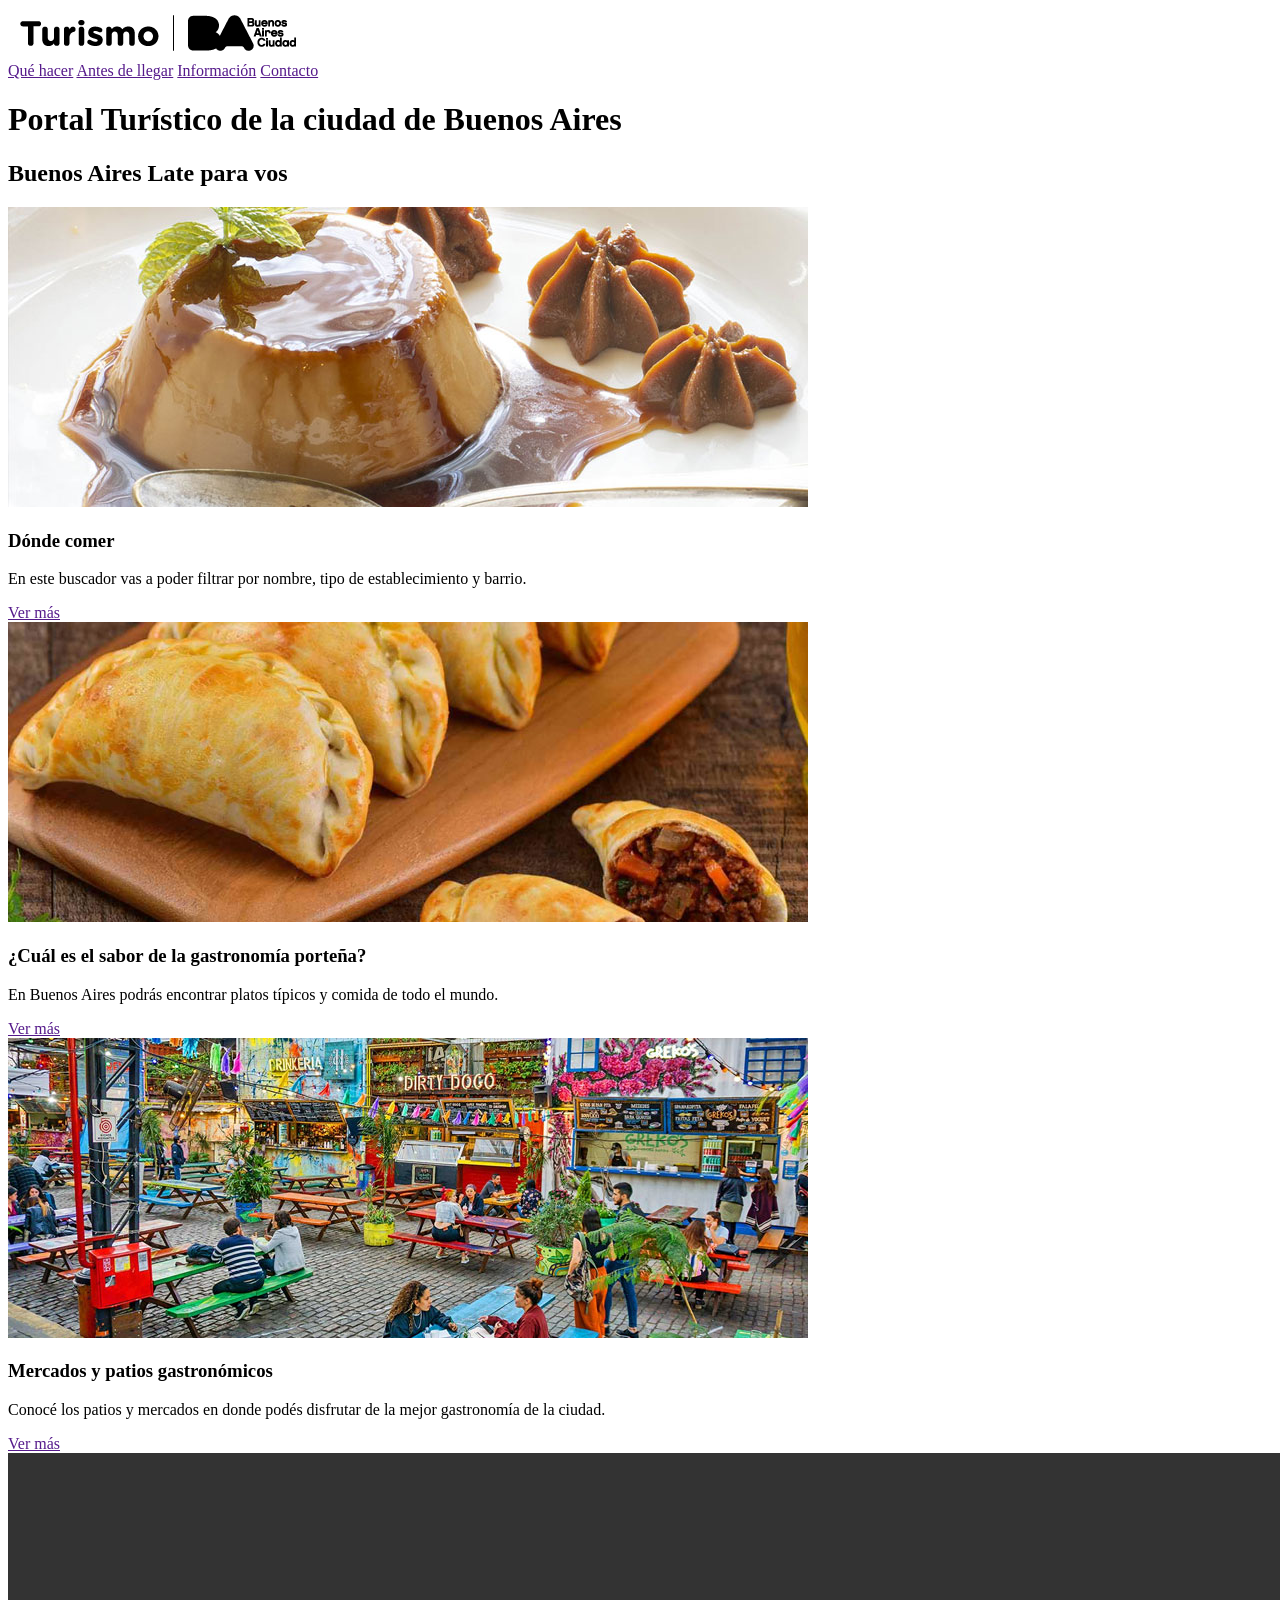
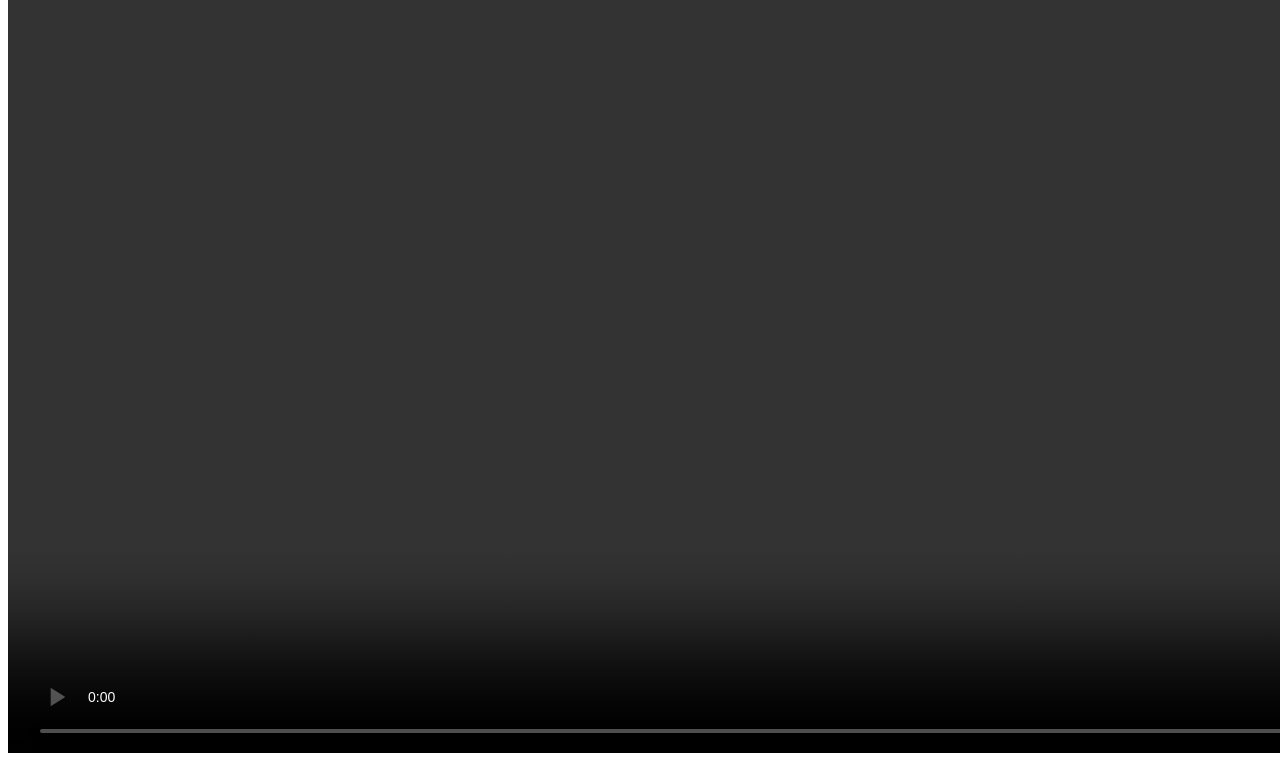
<file: ejercicio-1/index.html>
<!DOCTYPE html>
<html lang="es">

<head>
    <meta charset="UTF-8">
    <meta name="viewport" content="width=device-width, initial-scale=1.0">

    <title>Turismo Buenos Aires Ciudad - Sitio Oficial de información</title>

    <meta name="description" content="Descubrí qué hacer en Buenos Aires. Información útil antes de llegar, guías de alojamiento, atractivos turísticos, agenda cultural y mapa de la ciudad">

    <meta name="robots" content="index, follow">
</head>

<body>

    <!-- CABECERA -->
    <header>

        <a href="index.html" rel="home" aria-label="Ir a la página de inicio de Turismo Buenos Aires">
            <img 
                src="assets/arrobaturismo-bac-300x150-negro.png" 
                alt="Logotipo Oficial de Turismo Buenos Aires Ciudad"
            >
        </a>

        <!-- NAVEGADOR PRINCIPAL -->
        <nav>
            <a href="">Qué hacer</a>
            <a href="">Antes de llegar</a>
            <a href="">Información</a>
            <a href="">Contacto</a>
        </nav>

    </header>


    <!-- CONTENIDO DEL SITIO -->
    <main>

        <!-- TÍTULO PRINCIPAL -->
        <h1>Portal Turístico de la ciudad de Buenos Aires</h1>


        <!-- SECCIÓN PRINCIPAL -->
        <section>

            <h2>Buenos Aires Late para vos</h2>

            <div>

                <!-- TARJETA 1 -->
                <article>

                    <img 
                        src="assets/flan-dulce-de-leche.jpg" 
                        alt="Flan con dulce de leche"
                    >

                    <h3>Dónde comer</h3>

                    <p>
                        En este buscador vas a poder filtrar por nombre,
                        tipo de establecimiento y barrio.
                    </p>

                    <a href="" aria-label="Ver más información sobre dónde comer en la ciudad">
                        Ver más
                    </a>

                </article>


                <!-- TARJETA 2 -->
                <article>

                    <img 
                        src="assets/empanadas-horneadas.jpg" 
                        alt="Empanadas horneadas porteñas"
                    >

                    <h3>¿Cuál es el sabor de la gastronomía porteña?</h3>

                    <p>
                        En Buenos Aires podrás encontrar platos típicos
                        y comida de todo el mundo.
                    </p>

                    <a href="" aria-label="Ver más información sobre la gastronomía porteña">
                        Ver más
                    </a>

                </article>


                <!-- TARJETA 3 -->
                <article>

                    <img 
                        src="assets/patio-lechero-caballito.jpg" 
                        alt="Patio de comida Los Lecheros en Caballito"
                    >

                    <h3>Mercados y patios gastronómicos</h3>

                    <p>
                        Conocé los patios y mercados en donde podés disfrutar
                        de la mejor gastronomía de la ciudad.
                    </p>

                    <a href="" aria-label="Ver más información sobre mercados y patios gastronómicos">
                        Ver más
                    </a>

                </article>

            </div>

        </section>


        <!-- VIDEO -->
        <video controls loop width="1600" height="900">

            <source 
                src="assets/video-buenosaires.mp4" 
                type="video/mp4"
            >

        </video>


        <section>

        </section>

    </main>

</body>

</html>
</file>
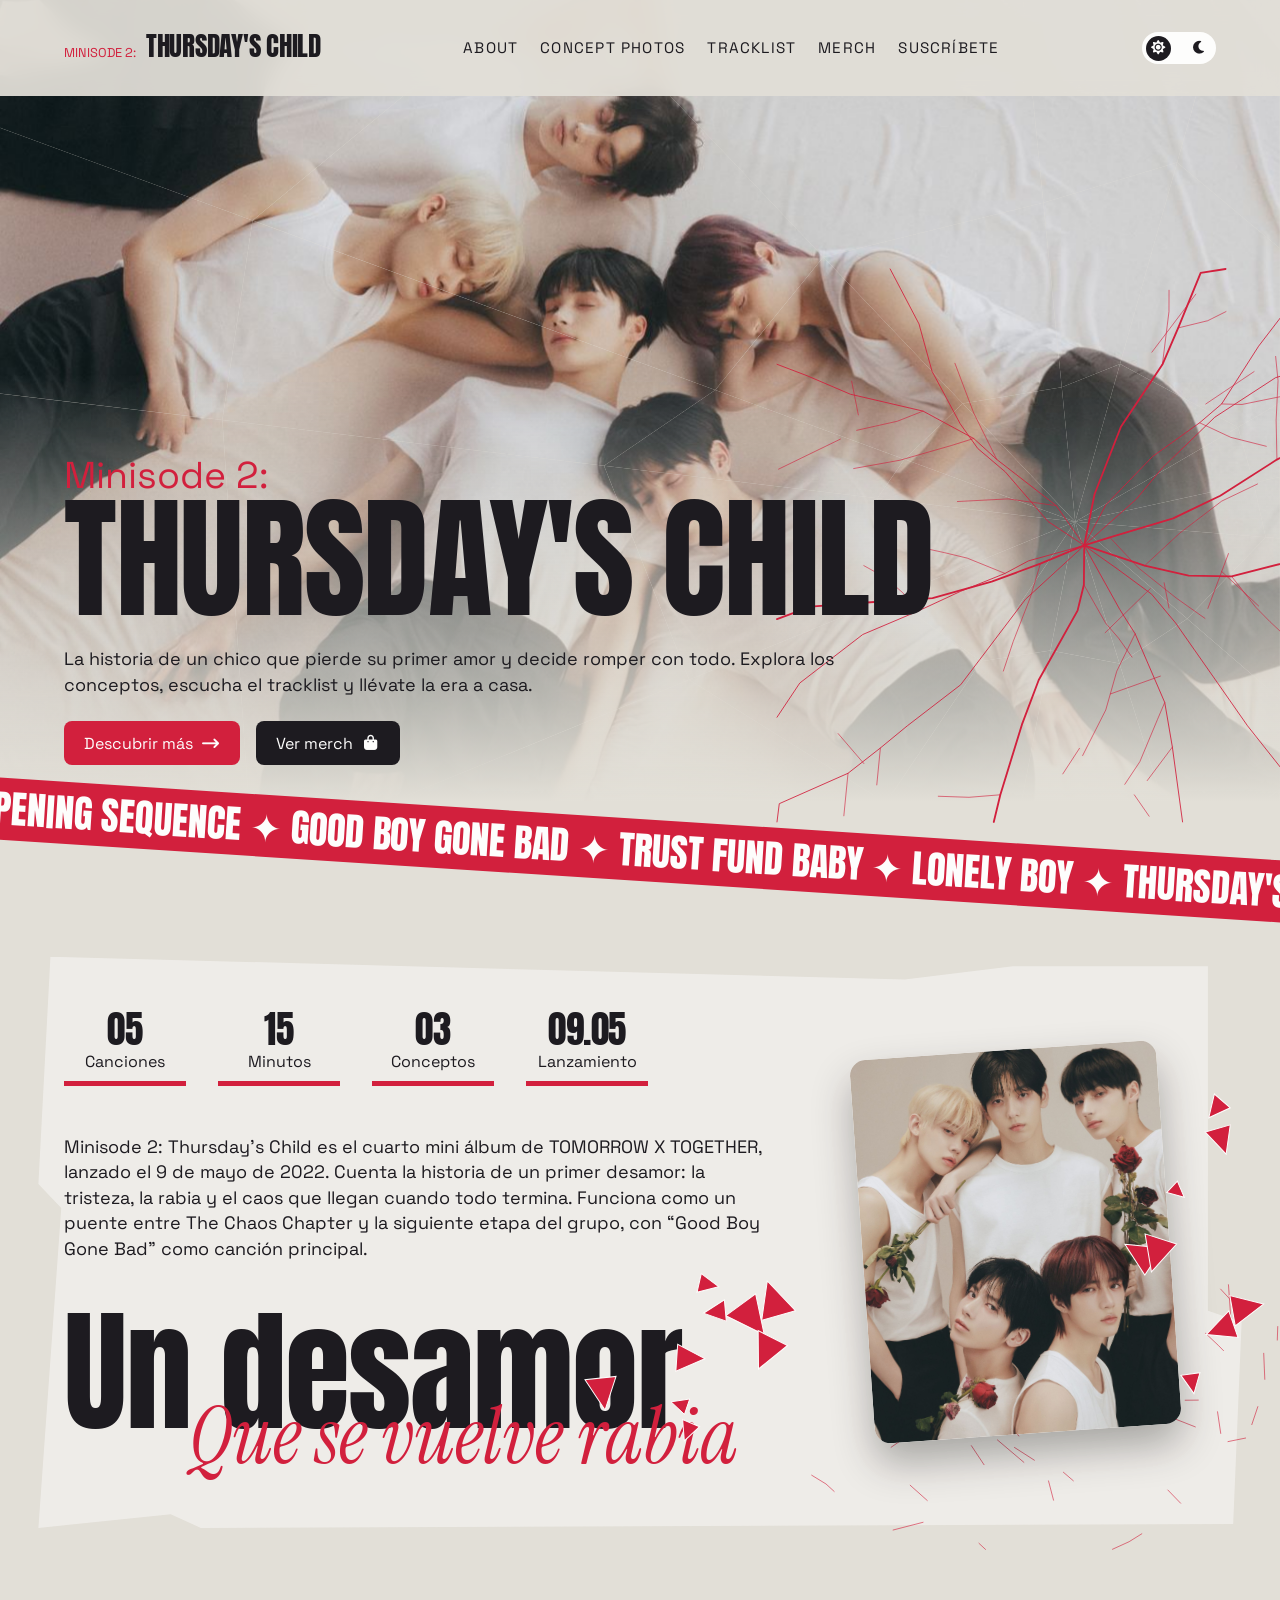
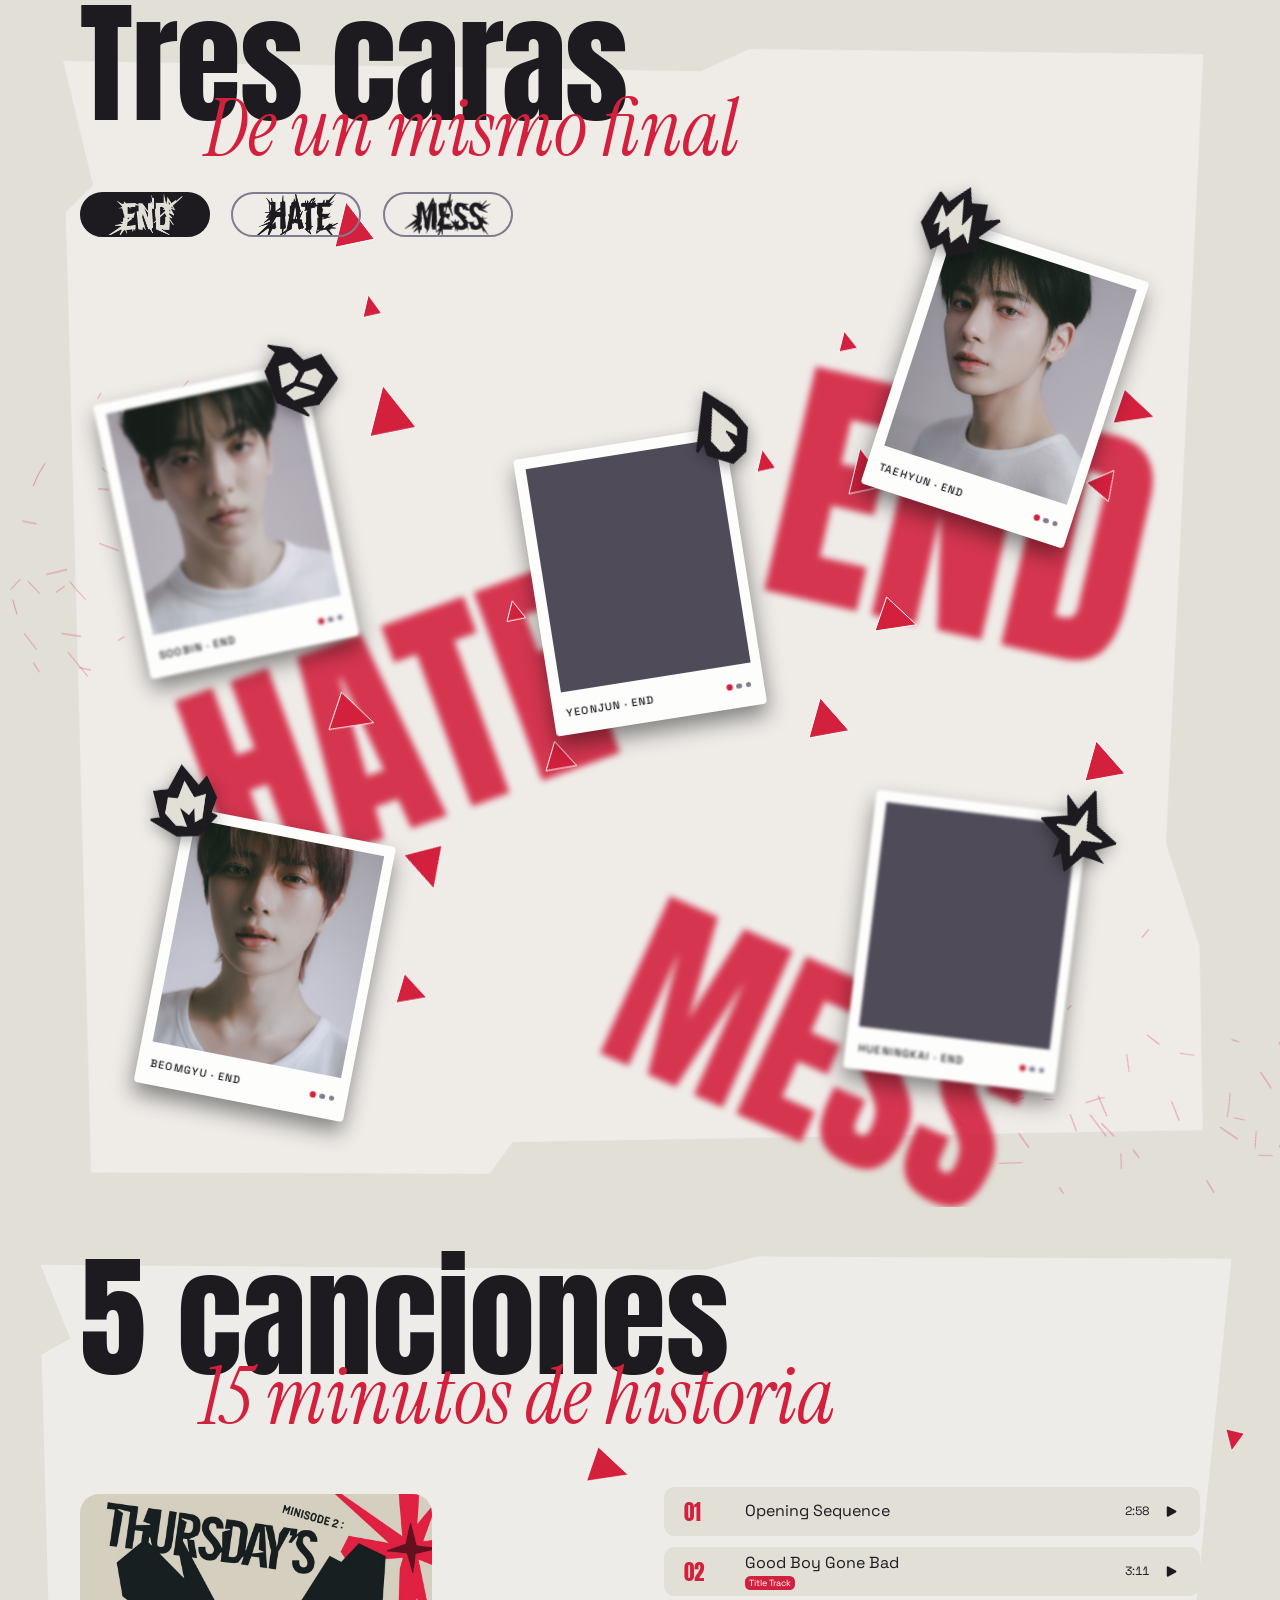
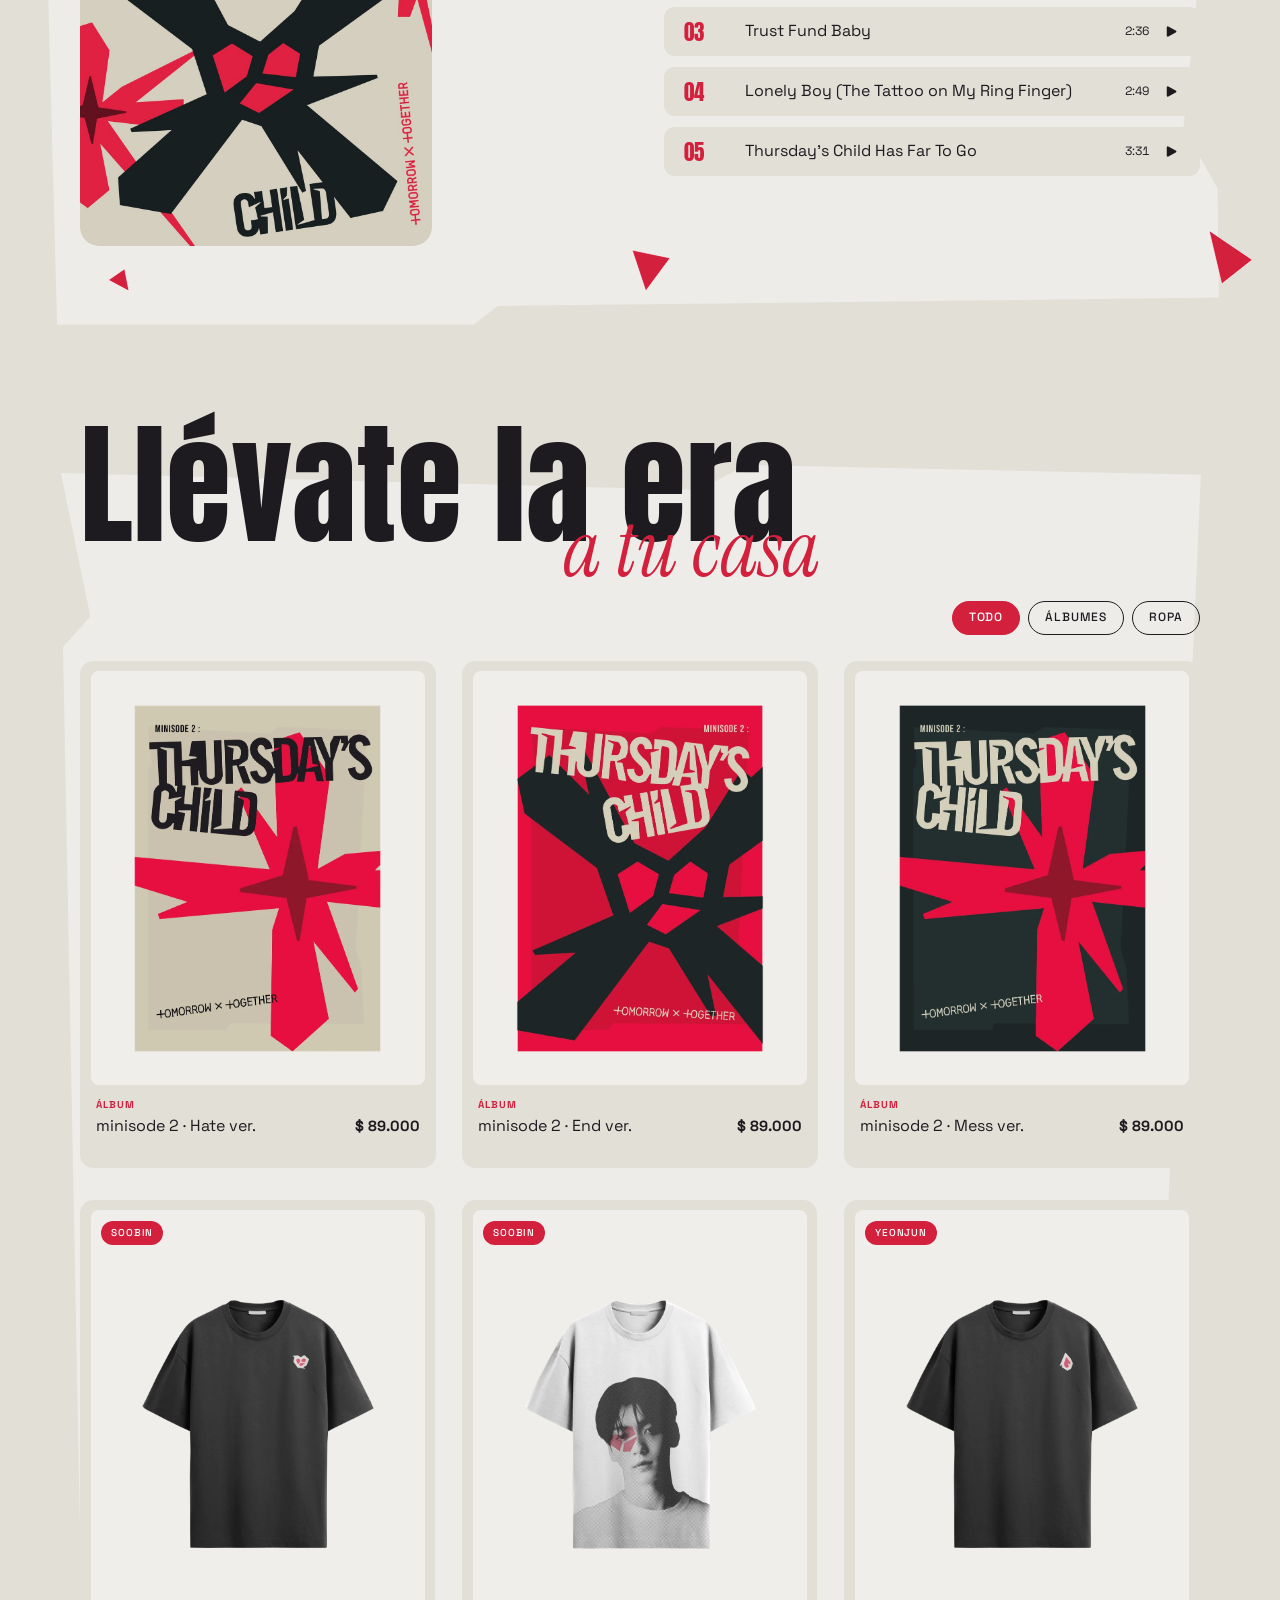
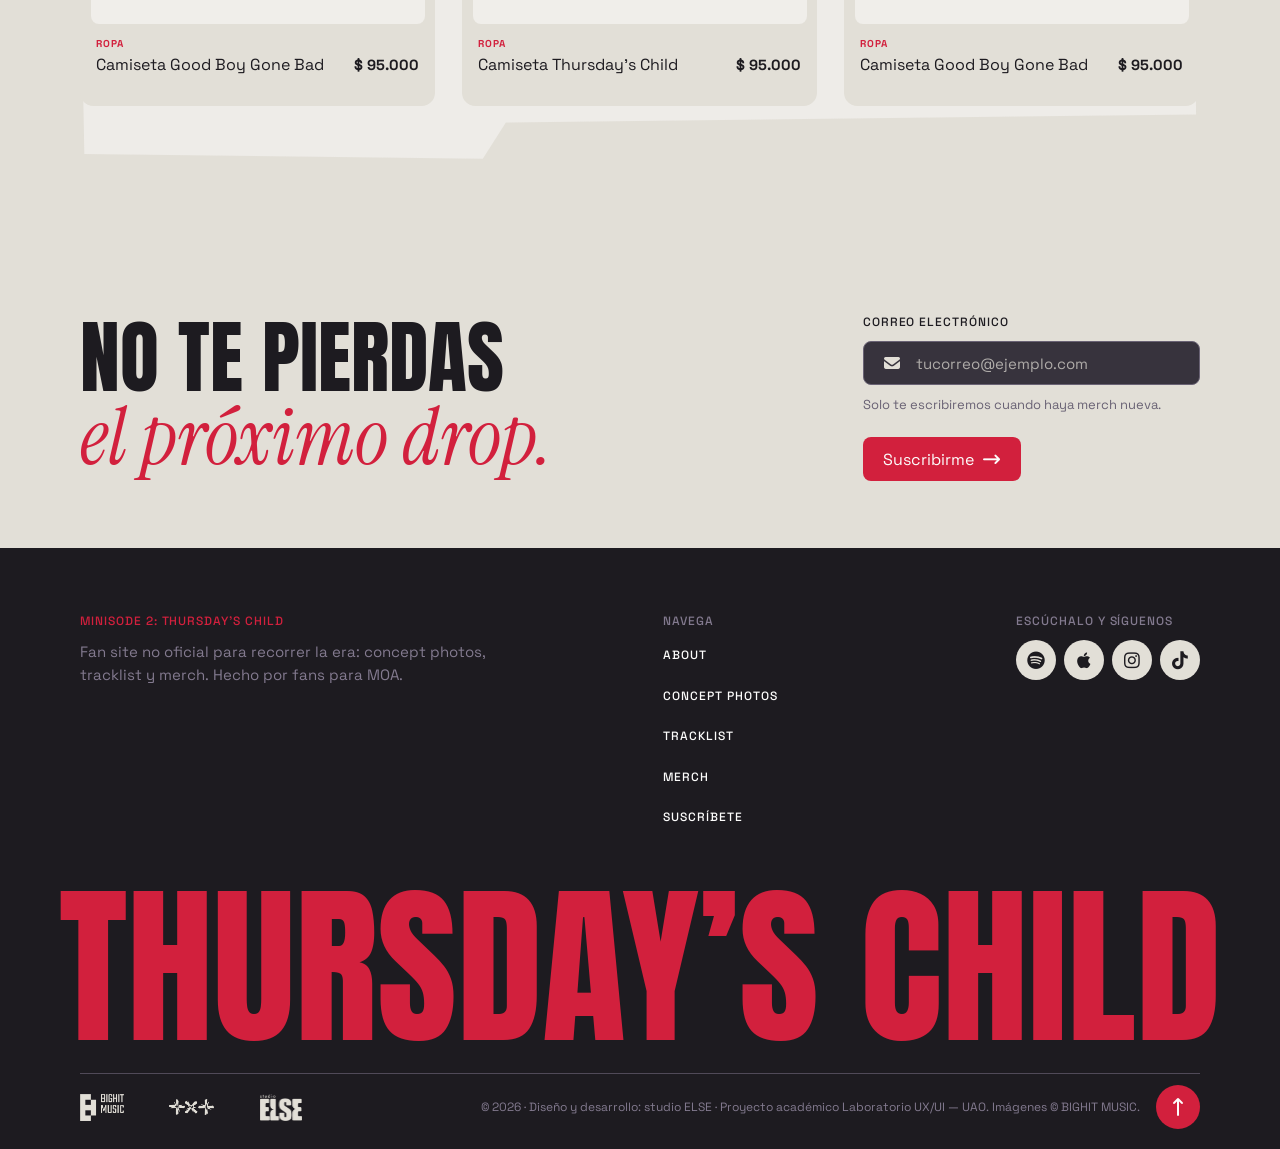
<file: sitio-txt-thursdays-child/index.html>
<!DOCTYPE html>
<html lang="es" data-theme="dark">
<head>
  <meta charset="utf-8">
  <meta name="viewport" content="width=device-width, initial-scale=1">
  <title>minisode 2: Thursday's Child · TXT — fan site</title>
  <meta name="description" content="One page de la era minisode 2: Thursday's Child de TOMORROW X TOGETHER: about, concept photos END · HATE · MESS, tracklist y merch.">
  <!-- Tema guardado antes de pintar (evita parpadeo) -->
  <script>
    (function () {
      try {
        var t = localStorage.getItem('tema');
        if (!t) t = window.matchMedia('(prefers-color-scheme: light)').matches ? 'light' : 'dark';
        document.documentElement.setAttribute('data-theme', t);
      } catch (e) {}
    })();
  </script>
  <!-- Fuentes e íconos incluidos en la carpeta: el sitio funciona sin internet -->
  <link rel="stylesheet" href="assets/vendor/fontawesome/css/all.min.css">
  <link rel="stylesheet" href="css/styles.css?v=24">
</head>
<body>
  <a class="saltar" href="#main">Saltar al contenido</a>

  <!-- ================= HEADER (fijo) ================= -->
  <header class="header" id="header">
    <div class="header__barra">
      <a class="naming" href="#inicio" aria-label="Minisode 2: Thursday's Child — inicio">
        <span class="naming__mini">MINISODE 2:</span>
        <span class="naming__titulo">THURSDAY'S CHILD</span>
      </a>

      <nav class="nav" id="nav" aria-label="Secciones">
        <ul class="nav__lista">
          <li><a class="nav__link" href="#about">ABOUT</a></li>
          <li><a class="nav__link" href="#concept">CONCEPT PHOTOS</a></li>
          <li><a class="nav__link" href="#tracklist">TRACKLIST</a></li>
          <li><a class="nav__link" href="#merch">MERCH</a></li>
          <li><a class="nav__link" href="#suscribete">SUSCRÍBETE</a></li>
        </ul>
      </nav>

      <div class="header__acciones">
        <div class="tema" role="group" aria-label="Modo de color">
          <button class="tema__btn" type="button" data-set-theme="light" aria-label="Modo día"><i class="fa-solid fa-sun" aria-hidden="true"></i></button>
          <button class="tema__btn" type="button" data-set-theme="dark" aria-label="Modo noche"><i class="fa-solid fa-moon" aria-hidden="true"></i></button>
        </div>
        <button class="menu-btn" type="button" aria-controls="nav" aria-expanded="false" aria-label="Abrir menú">
          <i class="fa-solid fa-bars" aria-hidden="true"></i>
        </button>
      </div>
    </div>
    <!-- Sección actual (solo mobile, cuando el menú está cerrado) -->
    <p class="header__actual" aria-live="polite"><span class="header__actual-txt">Inicio</span></p>
  </header>

  <main id="main">
    <!-- ================= TOP HERO ================= -->
    <section class="hero" id="inicio" aria-labelledby="hero-titulo">
      <div class="hero__fondo" role="img" aria-label="Los cinco integrantes de TXT de pie en un pasillo oscuro con paredes de metal, vestidos de negro (concepto MESS)" data-alt-noche="Los cinco integrantes de TXT de pie en un pasillo oscuro con paredes de metal, vestidos de negro (concepto MESS)" data-alt-dia="Los cinco integrantes de TXT acostados sobre una tela blanca arrugada, con camisetas blancas y pantalones negros (concepto END)"></div>
      <div class="hero__vidrio" aria-hidden="true"></div>
      <div class="hero__degradado" aria-hidden="true"></div>
      <div class="grieta grieta--hero" data-grieta="radial" data-dibujar aria-hidden="true"></div>

      <div class="hero__contenido contenedor">
        <h1 class="hero__titulo" id="hero-titulo">
          <span class="hero__mini">Minisode 2:</span>
          <span class="hero__nombre">THURSDAY'S CHILD</span>
        </h1>
        <p class="hero__bajada">La historia de un chico que pierde su primer amor y decide romper con todo. Explora los conceptos, escucha el tracklist y llévate la era a casa.</p>
        <div class="hero__ctas">
          <a class="btn btn--primario" href="#about">Descubrir más <i class="fa-solid fa-arrow-right-long" aria-hidden="true"></i></a>
          <a class="btn btn--secundario" href="#merch">Ver merch <i class="fa-solid fa-bag-shopping" aria-hidden="true"></i></a>
        </div>
      </div>

      <div class="cinta" aria-hidden="true">
        <div class="cinta__pista">
          <span>OPENING SEQUENCE ✦ GOOD BOY GONE BAD ✦ TRUST FUND BABY ✦ LONELY BOY ✦ THURSDAY'S CHILD HAS FAR TO GO ✦&nbsp;</span>
          <span>OPENING SEQUENCE ✦ GOOD BOY GONE BAD ✦ TRUST FUND BABY ✦ LONELY BOY ✦ THURSDAY'S CHILD HAS FAR TO GO ✦&nbsp;</span>
        </div>
      </div>
    </section>

    <!-- ================= ABOUT ================= -->
    <section class="about" id="about" aria-labelledby="about-titulo">
      <div class="about__panel" aria-hidden="true"></div>
      <div class="grieta grieta--about" data-grieta="lateral" data-dibujar data-scrub aria-hidden="true"></div>
      <div class="contenedor about__grid">
        <div class="about__texto">
          <div class="triangulos triangulos--about-c" data-triangulos="8" aria-hidden="true"></div>
          <ul class="datos" aria-label="La era en números">
            <li class="dato"><span class="dato__num">05</span><span class="dato__label">Canciones</span></li>
            <li class="dato"><span class="dato__num">15</span><span class="dato__label">Minutos</span></li>
            <li class="dato"><span class="dato__num">03</span><span class="dato__label">Conceptos</span></li>
            <li class="dato"><span class="dato__num">09.05</span><span class="dato__label">Lanzamiento</span></li>
          </ul>
          <p class="about__parrafo">Minisode 2: Thursday's Child es el cuarto mini álbum de TOMORROW X TOGETHER, lanzado el 9 de mayo de 2022. Cuenta la historia de un primer desamor: la tristeza, la rabia y el caos que llegan cuando todo termina. Funciona como un puente entre The Chaos Chapter y la siguiente etapa del grupo, con “Good Boy Gone Bad” como canción principal.</p>
          <h2 class="titulo-doble" id="about-titulo">
            <span class="titulo-doble__a">Un desamor</span>
            <span class="titulo-doble__b">Que se vuelve rabia</span>
          </h2>
          <div class="triangulos triangulos--about-a" data-triangulos="9" aria-hidden="true"></div>
        </div>
        <figure class="about__foto">
          <div class="about__marco"><img class="foto-noche" src="assets/img/fotos/group_mess-2v.jpg" alt="Los cinco integrantes de TXT en un callejón, concepto MESS" loading="lazy" width="1368" height="1900"><img class="foto-dia" src="assets/img/fotos/group_end-12.jpg" alt="Los cinco integrantes de TXT con rosas, concepto END" loading="lazy" width="1351" height="1800"></div>
          <div class="triangulos triangulos--about-b" data-triangulos="8" aria-hidden="true"></div>
        </figure>
      </div>
    </section>

    <!-- ================= CONCEPT PHOTOS ================= -->
    <section class="concept" id="concept" aria-labelledby="concept-titulo">
      <h2 class="sr-only" id="concept-titulo">Concept photos: tres caras de un mismo final</h2>
      <!-- El escenario lo arma js/main.js a partir de la composición de Figma (desktop o mobile) -->
      <div class="cp" data-era="END">
        <div class="cp__escenario" aria-describedby="cp-ayuda"></div>
      </div>
      <p class="sr-only" id="cp-ayuda">Elige una era con las pestañas. Activa una polaroid para ver sus flechas y recorrer sus fotos; con el teclado usa Enter y las flechas izquierda y derecha.</p>
    </section>

    <!-- ================= TRACKLIST ================= -->
    <!-- Composición de Figma (Átomos › Tracklist): desktop 1920×1150 · mobile 393×830 -->
    <section class="tl-seccion" id="tracklist" aria-labelledby="tracklist-titulo">
      <div class="tl">
        <div class="tl__escenario">
<svg class="tl__deco tl__deco--d" viewBox="0 0 1920 1150" preserveAspectRatio="none" aria-hidden="true" focusable="false"><path class="tl__panel" d="M 1847.1 77.7 L 1135.9 74.3 L 1059.3 94.2 L 60.8 86.8 L 105.5 197.4 L 62.4 221.4 L 85.7 1076.7 L 710.1 1076.7 L 746.5 1048.5 L 1828.2 1035.9 L 1826.3 872.1 L 1775.2 780.6 L 1847.1 77.7 Z"/><path class="tl__frag" stroke-width="1" d="M 942.0 401.7 L 880.0 411.0 L 897.4 360.0 L 942.0 401.7 Z"/><path class="tl__frag" stroke-width="1" d="M 948.2 964.7 L 1005.3 976.4 L 968.6 1026.0 L 948.2 964.7 Z"/><path class="tl__frag" stroke-width="1" d="M 1838.9 333.1 L 1866.3 339.6 L 1847.4 365.7 L 1838.9 333.1 Z"/><path class="tl__frag" stroke-width="1" d="M 193.5 1026.2 L 162.6 1009.6 L 187.0 992.8 L 193.5 1026.2 Z"/><path class="tl__frag" stroke-width="1" d="M 1813.6 935.2 L 1878.5 979.2 L 1832.5 1015.5 L 1813.6 935.2 Z"/></svg>
<div class="tl__grieta tl__grieta--d" data-dibujar data-scrub aria-hidden="true" style="left:71.646%;top:55.583%;width:36.370%;height:55.913%"><svg viewBox="0 0 698.3 643.0" preserveAspectRatio="none" focusable="false"><path class="g-linea" pathLength="1" stroke-width="0.9" d="M 291.8 293.5 L 249.4 303.2 L 202.5 309.3 L 166.8 306.6"/><path class="g-linea" pathLength="1" stroke-width="0.9" d="M 228.9 245.8 L 223.9 210.9 L 219.2 192.9 L 209.4 160.7"/><path class="g-linea" pathLength="1" stroke-width="2.7" d="M 330.3 336.7 L 292.0 293.4 L 262.1 265.6 L 228.7 245.7 L 163.4 227.5 L 126.7 213.2 L 83.7 207.6"/><path class="g-linea" pathLength="1" stroke-width="1.26" d="M 330.3 336.5 L 315.1 303.4 L 299.4 267.8 L 293.7 234.3 L 287.9 169.1 L 283.8 121.2 L 273.6 52.7 L 270.3 18.0 L 251.2 2.0"/><path class="g-linea" pathLength="1" stroke-width="0.9" d="M 330.6 244.2 L 361.7 223.1 L 387.7 197.8 L 426.1 172.5"/><path class="g-linea" pathLength="1" stroke-width="0.9" d="M 338.3 176.9 L 351.6 166.9 L 384.4 141.9 L 406.4 131.0"/><path class="g-linea" pathLength="1" stroke-width="0.9" d="M 352.3 138.3 L 387.4 124.2"/><path class="g-linea" pathLength="1" stroke-width="1.26" d="M 330.3 336.5 L 331.4 270.4 L 330.3 244.3 L 338.2 177.0 L 352.4 138.6 L 378.3 75.3"/><path class="g-linea" pathLength="1" stroke-width="0.9" d="M 347.9 306.1 L 348.4 266.1 L 345.2 248.6 L 343.3 227.6"/><path class="g-linea" pathLength="1" stroke-width="0.9" d="M 508.8 178.7 L 534.4 191.4 L 558.4 206.1"/><path class="g-linea" pathLength="1" stroke-width="2.7" d="M 330.3 336.5 L 348.4 305.9 L 365.0 288.4 L 426.9 251.7 L 460.3 224.3 L 508.9 179.1 L 526.4 160.8"/><path class="g-linea" pathLength="1" stroke-width="0.9" d="M 581.9 269.8 L 601.7 242.7"/><path class="g-linea" pathLength="1" stroke-width="0.9" d="M 618.9 265.1 L 641.4 233.4"/><path class="g-linea" pathLength="1" stroke-width="1.26" d="M 330.3 336.5 L 400.7 321.0 L 463.5 294.5 L 490.3 283.2 L 550.6 275.2 L 581.7 270.1 L 618.6 264.9 L 686.2 272.2 L 696.3 258.9"/><path class="g-linea" pathLength="1" stroke-width="0.9" d="M 405.3 350.7 L 427.7 379.8 L 442.8 394.3 L 461.0 410.9"/><path class="g-linea" pathLength="1" stroke-width="0.9" d="M 490.2 360.2 L 494.2 381.8 L 500.8 401.5 L 512.4 420.8"/><path class="g-linea" pathLength="1" stroke-width="1.26" d="M 330.3 336.5 L 381.0 349.6 L 405.1 350.4 L 448.1 356.5 L 490.1 360.2 L 544.3 366.9 L 615.7 357.3 L 649.0 340.7"/><path class="g-linea" pathLength="1" stroke-width="0.9" d="M 372.7 342.3 L 395.4 320.8 L 429.1 293.5 L 450.2 274.8"/><path class="g-linea" pathLength="1" stroke-width="2.7" d="M 330.3 336.5 L 372.9 342.1 L 419.2 350.1 L 473.1 363.9 L 532.7 393.2 L 572.5 412.5 L 604.5 417.9"/><path class="g-linea" pathLength="1" stroke-width="1.26" d="M 330.3 336.5 L 347.8 371.8 L 358.9 430.0 L 369.8 460.6 L 372.4 487.9 L 370.7 541.9 L 359.5 584.9 L 357.2 641.0"/><path class="g-linea" pathLength="1" stroke-width="0.9" d="M 334.2 380.3 L 369.0 407.7 L 410.2 428.6"/><path class="g-linea" pathLength="1" stroke-width="0.9" d="M 359.8 443.9 L 357.0 490.3 L 349.3 537.7"/><path class="g-linea" pathLength="1" stroke-width="0.9" d="M 368.3 470.7 L 388.8 475.3 L 435.9 487.2 L 476.1 501.7"/><path class="g-linea" pathLength="1" stroke-width="0.9" d="M 395.9 514.7 L 420.6 518.5 L 456.6 530.0"/><path class="g-linea" pathLength="1" stroke-width="1.26" d="M 330.3 336.5 L 334.2 380.3 L 360.0 443.5 L 368.6 470.3 L 396.0 514.7 L 445.3 560.8 L 470.9 594.9 L 489.3 617.4"/><path class="g-linea" pathLength="1" stroke-width="0.9" d="M 186.9 442.8 L 158.1 481.9 L 148.4 498.6"/><path class="g-linea" pathLength="1" stroke-width="0.9" d="M 157.7 464.5 L 131.3 457.0 L 112.7 456.1"/><path class="g-linea" pathLength="1" stroke-width="2.7" d="M 330.3 336.5 L 299.1 372.0 L 247.9 413.0 L 187.2 443.0 L 158.3 464.5 L 115.8 497.5 L 94.6 489.3"/><path class="g-linea" pathLength="1" stroke-width="0.9" d="M 184.1 381.0 L 166.4 355.3 L 142.7 332.1"/><path class="g-linea" pathLength="1" stroke-width="0.9" d="M 158.7 385.5 L 142.9 375.9 L 99.3 361.4 L 72.8 354.1"/><path class="g-linea" pathLength="1" stroke-width="1.26" d="M 330.3 336.5 L 294.9 358.5 L 236.3 375.2 L 184.1 380.3 L 158.3 385.0 L 103.1 413.6 L 73.0 426.0 L 53.1 439.3 L 26.0 449.7"/><path class="g-linea" pathLength="1" stroke-width="1.26" d="M 330.3 336.5 L 268.7 349.2 L 233.7 362.1 L 169.8 378.0 L 104.3 381.5 L 45.6 367.8 L 11.3 355.0 L 2.0 349.0"/><path class="g-linea" pathLength="1" stroke-width="0.9" d="M 306.5 331.1 L 297.8 294.5 L 281.6 253.8 L 268.1 224.7"/><path class="g-linea" pathLength="1" stroke-width="0.9" d="M 139.9 317.0 L 122.7 348.0 L 103.8 378.0 L 94.4 397.8"/><path class="g-linea" pathLength="1" stroke-width="0.9" d="M 46.4 317.1 L 32.2 305.7"/><path class="g-linea" pathLength="1" stroke-width="2.7" d="M 330.3 336.5 L 306.6 331.2 L 248.3 317.6 L 201.1 314.0 L 140.2 316.9 L 101.2 315.5 L 46.7 317.3 L 15.3 326.1"/><path class="g-linea" pathLength="1" stroke-width="0.9" d="M 607.9 300.4 L 601.9 265.7"/><path class="g-linea" pathLength="1" stroke-width="0.9" d="M 438.5 570.4 L 447.9 541.6"/><path class="g-linea" pathLength="1" stroke-width="0.9" d="M 297.5 272.9 L 353.6 258.5"/><path class="g-linea" pathLength="1" stroke-width="0.9" d="M 426.0 179.8 L 450.2 166.7"/><path class="g-linea" pathLength="1" stroke-width="0.9" d="M 329.3 199.8 L 377.1 208.7"/><path class="g-linea" pathLength="1" stroke-width="0.9" d="M 52.4 297.7 L 73.9 309.0"/><path class="g-linea" pathLength="1" stroke-width="0.9" d="M 473.2 530.2 L 535.0 534.7"/><path class="g-linea" pathLength="1" stroke-width="0.9" d="M 234.5 254.2 L 220.6 209.8"/><path class="g-linea" pathLength="1" stroke-width="0.9" d="M 118.3 396.0 L 170.9 393.1"/><path class="g-linea" pathLength="1" stroke-width="0.9" d="M 403.5 117.9 L 402.1 95.3"/><path class="g-linea" pathLength="1" stroke-width="0.9" d="M 220.9 265.0 L 261.3 231.2"/><path class="g-linea" pathLength="1" stroke-width="0.9" d="M 129.2 483.3 L 189.6 457.9"/><path class="g-linea" pathLength="1" stroke-width="0.9" d="M 208.5 162.3 L 230.5 138.6"/><path class="g-linea" pathLength="1" stroke-width="0.9" d="M 284.6 271.7 L 292.4 249.2"/></svg></div>
<svg class="tl__deco tl__deco--m" viewBox="0 0 393 830" preserveAspectRatio="none" aria-hidden="true" focusable="false"><path class="tl__panel" d="M 367.9 811.0 L 373.0 496.2 L 366.3 462.2 L 374.4 20.4 L 335.0 39.5 L 326.8 20.3 L 24.0 25.3 L 20.5 301.6 L 30.3 317.9 L 28.9 796.7 L 86.8 796.8 L 119.5 774.8 L 367.9 811.0 Z"/><path class="tl__frag" stroke-width="0.7" d="M 383.4 209.2 L 340.0 215.7 L 352.2 180.0 L 383.4 209.2 Z"/><path class="tl__frag" stroke-width="0.7" d="M 32.8 349.3 L 72.7 357.5 L 47.0 392.2 L 32.8 349.3 Z"/><path class="tl__frag" stroke-width="0.7" d="M 349.2 372.2 L 368.4 376.7 L 355.2 395.0 L 349.2 372.2 Z"/></svg>
<div class="tl__grieta tl__grieta--m" data-dibujar data-scrub aria-hidden="true" style="left:42.443%;top:28.747%;width:89.338%;height:38.976%"><svg viewBox="0 0 351.1 323.5" preserveAspectRatio="none" focusable="false"><path class="g-linea" pathLength="1" stroke-width="0.45" d="M 146.9 147.7 L 125.7 152.6 L 102.3 155.6 L 84.4 154.3"/><path class="g-linea" pathLength="1" stroke-width="0.45" d="M 115.5 123.9 L 113.0 106.4 L 110.6 97.4 L 105.7 81.4"/><path class="g-linea" pathLength="1" stroke-width="1.35" d="M 166.1 169.3 L 147.0 147.7 L 132.0 133.8 L 115.4 123.8 L 82.7 114.7 L 64.3 107.6 L 42.8 104.8"/><path class="g-linea" pathLength="1" stroke-width="0.63" d="M 166.2 169.3 L 158.5 152.7 L 150.7 134.9 L 147.8 118.2 L 145.0 85.6 L 142.9 61.6 L 137.8 27.3 L 136.1 10.0 L 126.6 2.0"/><path class="g-linea" pathLength="1" stroke-width="0.45" d="M 166.3 123.1 L 181.9 112.6 L 194.8 99.9 L 214.0 87.3"/><path class="g-linea" pathLength="1" stroke-width="0.45" d="M 170.2 89.5 L 176.8 84.5 L 193.2 72.0 L 204.2 66.5"/><path class="g-linea" pathLength="1" stroke-width="0.45" d="M 177.2 70.1 L 194.7 63.1"/><path class="g-linea" pathLength="1" stroke-width="0.63" d="M 166.2 169.3 L 166.7 136.2 L 166.2 123.1 L 170.1 89.5 L 177.2 70.3 L 190.1 38.6"/><path class="g-linea" pathLength="1" stroke-width="0.45" d="M 174.9 154.1 L 175.2 134.0 L 173.6 125.3 L 172.7 114.8"/><path class="g-linea" pathLength="1" stroke-width="0.45" d="M 255.4 90.3 L 268.2 96.7 L 280.2 104.1"/><path class="g-linea" pathLength="1" stroke-width="1.35" d="M 166.2 169.3 L 175.2 153.9 L 183.5 145.2 L 214.4 126.9 L 231.1 113.1 L 255.5 90.6 L 264.2 81.4"/><path class="g-linea" pathLength="1" stroke-width="0.45" d="M 292.0 135.9 L 301.8 122.4"/><path class="g-linea" pathLength="1" stroke-width="0.45" d="M 310.4 133.6 L 321.7 117.7"/><path class="g-linea" pathLength="1" stroke-width="0.63" d="M 166.2 169.3 L 201.3 161.5 L 232.8 148.3 L 246.1 142.6 L 276.3 138.6 L 291.9 136.0 L 310.3 133.4 L 344.1 137.1 L 349.1 130.4"/><path class="g-linea" pathLength="1" stroke-width="0.45" d="M 203.6 176.4 L 214.8 190.9 L 222.4 198.1 L 231.5 206.5"/><path class="g-linea" pathLength="1" stroke-width="0.45" d="M 246.1 181.1 L 248.1 191.9 L 251.4 201.8 L 257.2 211.4"/><path class="g-linea" pathLength="1" stroke-width="0.63" d="M 166.2 169.3 L 191.5 175.8 L 203.5 176.2 L 225.1 179.2 L 246.0 181.1 L 273.1 184.4 L 308.8 179.6 L 325.5 171.4"/><path class="g-linea" pathLength="1" stroke-width="0.45" d="M 187.4 172.1 L 198.7 161.4 L 215.5 147.8 L 226.1 138.4"/><path class="g-linea" pathLength="1" stroke-width="1.35" d="M 166.2 169.3 L 187.5 172.1 L 210.6 176.1 L 237.5 182.9 L 267.4 197.6 L 287.3 207.2 L 303.2 210.0"/><path class="g-linea" pathLength="1" stroke-width="0.63" d="M 166.2 169.3 L 174.9 186.9 L 180.4 216.0 L 185.9 231.3 L 187.2 245.0 L 186.4 272.0 L 180.8 293.4 L 179.6 321.5"/><path class="g-linea" pathLength="1" stroke-width="0.45" d="M 168.1 191.2 L 185.5 204.9 L 206.1 215.3"/><path class="g-linea" pathLength="1" stroke-width="0.45" d="M 180.9 223.0 L 179.5 246.1 L 175.7 269.8"/><path class="g-linea" pathLength="1" stroke-width="0.45" d="M 185.1 236.3 L 195.4 238.6 L 218.9 244.6 L 239.0 251.9"/><path class="g-linea" pathLength="1" stroke-width="0.45" d="M 198.9 258.3 L 211.3 260.3 L 229.3 266.0"/><path class="g-linea" pathLength="1" stroke-width="0.63" d="M 166.2 169.3 L 168.1 191.2 L 181.0 222.8 L 185.3 236.1 L 199.0 258.3 L 223.6 281.4 L 236.4 298.4 L 245.6 309.7"/><path class="g-linea" pathLength="1" stroke-width="0.45" d="M 94.4 222.4 L 80.1 241.9 L 75.2 250.3"/><path class="g-linea" pathLength="1" stroke-width="0.45" d="M 79.9 233.2 L 66.6 229.5 L 57.3 229.1"/><path class="g-linea" pathLength="1" stroke-width="1.35" d="M 166.2 169.3 L 150.5 187.0 L 124.9 207.5 L 94.6 222.5 L 80.2 233.3 L 58.9 249.7 L 48.3 245.7"/><path class="g-linea" pathLength="1" stroke-width="0.45" d="M 93.1 191.5 L 84.2 178.7 L 72.4 167.1"/><path class="g-linea" pathLength="1" stroke-width="0.45" d="M 80.3 193.7 L 72.4 188.9 L 50.7 181.7 L 37.4 178.1"/><path class="g-linea" pathLength="1" stroke-width="0.63" d="M 166.2 169.3 L 148.5 180.3 L 119.2 188.6 L 93.0 191.1 L 80.1 193.5 L 52.5 207.8 L 37.5 214.0 L 27.5 220.6 L 14.0 225.9"/><path class="g-linea" pathLength="1" stroke-width="0.63" d="M 166.2 169.3 L 135.3 175.6 L 117.9 182.0 L 85.9 190.0 L 53.2 191.8 L 23.8 184.9 L 6.7 178.5 L 2.0 175.5"/><path class="g-linea" pathLength="1" stroke-width="0.45" d="M 154.2 166.5 L 149.9 148.3 L 141.8 127.9 L 135.0 113.4"/><path class="g-linea" pathLength="1" stroke-width="0.45" d="M 71.0 159.5 L 62.4 175.0 L 52.9 190.0 L 48.2 199.9"/><path class="g-linea" pathLength="1" stroke-width="0.45" d="M 24.2 159.5 L 17.1 153.9"/><path class="g-linea" pathLength="1" stroke-width="1.35" d="M 166.2 169.3 L 154.3 166.6 L 125.1 159.8 L 101.5 158.0 L 71.1 159.4 L 51.6 158.8 L 24.4 159.7 L 8.6 164.0"/><path class="g-linea" pathLength="1" stroke-width="0.45" d="M 305.0 151.2 L 302.0 133.9"/><path class="g-linea" pathLength="1" stroke-width="0.45" d="M 220.2 286.2 L 224.9 271.8"/><path class="g-linea" pathLength="1" stroke-width="0.45" d="M 149.7 137.4 L 177.8 130.2"/><path class="g-linea" pathLength="1" stroke-width="0.45" d="M 214.0 90.9 L 226.1 84.4"/><path class="g-linea" pathLength="1" stroke-width="0.45" d="M 165.6 100.9 L 189.6 105.3"/><path class="g-linea" pathLength="1" stroke-width="0.45" d="M 27.2 149.8 L 38.0 155.5"/><path class="g-linea" pathLength="1" stroke-width="0.45" d="M 237.6 266.1 L 268.5 268.3"/><path class="g-linea" pathLength="1" stroke-width="0.45" d="M 118.2 128.1 L 111.3 105.9"/><path class="g-linea" pathLength="1" stroke-width="0.45" d="M 60.2 199.0 L 86.4 197.5"/><path class="g-linea" pathLength="1" stroke-width="0.45" d="M 202.8 60.0 L 202.0 48.6"/><path class="g-linea" pathLength="1" stroke-width="0.45" d="M 111.5 133.5 L 131.6 116.6"/><path class="g-linea" pathLength="1" stroke-width="0.45" d="M 65.6 242.7 L 95.8 230.0"/><path class="g-linea" pathLength="1" stroke-width="0.45" d="M 105.3 82.1 L 116.3 70.3"/><path class="g-linea" pathLength="1" stroke-width="0.45" d="M 143.3 136.8 L 147.2 125.6"/></svg></div>
          <h2 class="tl__titulo" id="tracklist-titulo"><span class="tl__titulo-a">5 canciones</span> <span class="tl__titulo-b">15 minutos de historia</span></h2>
          <div class="tl__vinilo">
            <svg class="tl__disco" viewBox="0 0 200 200" focusable="false" aria-hidden="true">
              <circle class="disco__base" cx="100" cy="100" r="100"/>
              <circle class="disco__surco" cx="100" cy="100" r="89.5"/>
              <circle class="disco__surco" cx="100" cy="100" r="77.5"/>
              <circle class="disco__surco" cx="100" cy="100" r="65.5"/>
              <circle class="disco__etiqueta" cx="100" cy="100" r="34"/>
              <circle class="disco__centro" cx="100" cy="100" r="4"/>
            </svg>
            <img class="tl__portada" src="assets/img/portada-minisode2.jpg" alt="Portada del álbum minisode 2: Thursday's Child de TXT: una gran X negra con detalles rojos sobre fondo crema" width="1100" height="1100" loading="lazy">
          </div>
          <ol class="tl__lista" aria-label="Canciones del álbum (fragmentos de la preview)">
          <li>
            <button class="cancion" type="button" data-pista="01" aria-pressed="false">
              <span class="cancion__num">01</span>
              <span class="cancion__titulo"><span class="cancion__nombre">Opening Sequence</span></span>
              <span class="cancion__dur"><span class="sr-only">Duración </span>2:58</span>
              <span class="cancion__play" aria-hidden="true"><i class="fa-solid fa-play"></i><i class="fa-solid fa-pause"></i></span>
              <span class="sr-only cancion__accion">Reproducir fragmento</span>
            </button>
          </li>
          <li>
            <button class="cancion" type="button" data-pista="02" aria-pressed="false">
              <span class="cancion__num">02</span>
              <span class="cancion__titulo"><span class="cancion__nombre">Good Boy Gone Bad</span><span class="cancion__tag">Title Track</span></span>
              <span class="cancion__dur"><span class="sr-only">Duración </span>3:11</span>
              <span class="cancion__play" aria-hidden="true"><i class="fa-solid fa-play"></i><i class="fa-solid fa-pause"></i></span>
              <span class="sr-only cancion__accion">Reproducir fragmento</span>
            </button>
          </li>
          <li>
            <button class="cancion" type="button" data-pista="03" aria-pressed="false">
              <span class="cancion__num">03</span>
              <span class="cancion__titulo"><span class="cancion__nombre">Trust Fund Baby</span></span>
              <span class="cancion__dur"><span class="sr-only">Duración </span>2:36</span>
              <span class="cancion__play" aria-hidden="true"><i class="fa-solid fa-play"></i><i class="fa-solid fa-pause"></i></span>
              <span class="sr-only cancion__accion">Reproducir fragmento</span>
            </button>
          </li>
          <li>
            <button class="cancion" type="button" data-pista="04" aria-pressed="false">
              <span class="cancion__num">04</span>
              <span class="cancion__titulo"><span class="cancion__nombre">Lonely Boy (The Tattoo on My Ring Finger)</span></span>
              <span class="cancion__dur"><span class="sr-only">Duración </span>2:49</span>
              <span class="cancion__play" aria-hidden="true"><i class="fa-solid fa-play"></i><i class="fa-solid fa-pause"></i></span>
              <span class="sr-only cancion__accion">Reproducir fragmento</span>
            </button>
          </li>
          <li>
            <button class="cancion" type="button" data-pista="05" aria-pressed="false">
              <span class="cancion__num">05</span>
              <span class="cancion__titulo"><span class="cancion__nombre">Thursday's Child Has Far To Go</span></span>
              <span class="cancion__dur"><span class="sr-only">Duración </span>3:31</span>
              <span class="cancion__play" aria-hidden="true"><i class="fa-solid fa-play"></i><i class="fa-solid fa-pause"></i></span>
              <span class="sr-only cancion__accion">Reproducir fragmento</span>
            </button>
          </li>
          </ol>
          <audio class="tl__audio" src="assets/audio/minisode2-preview.mp3" preload="metadata"></audio>
        </div>
      </div>
    </section>

    <!-- ================= MERCH ================= -->
    <!-- Composición de Figma (Átomos › Merch): desktop 1920 de ancho · mobile 393 -->
    <section class="mc-seccion" id="merch" aria-labelledby="merch-titulo">
      <div class="mc">
        <svg class="mc__panel mc__panel--d" viewBox="0 0 1920 2200" preserveAspectRatio="none" aria-hidden="true" focusable="false"><path d="M 1801.3 150.6 L 1120.4 135.9 L 1047.3 173.5 L 91.4 147.9 L 135.5 362.3 L 94.5 408.1 L 126.5 2062.1 L 724.2 2069.3 L 758.8 2015.1 L 1794.1 2003.1 L 1790.4 1686.4 L 1740.4 1508.8 L 1801.3 150.6 Z"/></svg>
        <svg class="mc__panel mc__panel--m" viewBox="0 0 393 772" preserveAspectRatio="none" aria-hidden="true" focusable="false"><path d="M 367.9 752.7 L 372.9 461.2 L 366.3 429.7 L 374.2 20.4 L 334.8 38.1 L 326.6 20.3 L 23.8 24.8 L 20.4 280.8 L 30.2 295.9 L 28.9 739.4 L 86.8 739.5 L 119.5 719.1 L 367.9 752.7 Z"/></svg>
        <div class="mc__in">
        <div class="mc__cabeza">
          <h2 class="mc__titulo" id="merch-titulo"><span class="mc__titulo-a">Llévate la era</span> <span class="mc__titulo-b">a tu casa</span></h2>
          <div class="mc__filtros" role="group" aria-label="Filtrar productos">
            <button class="filtro" type="button" data-filtro="todo" aria-pressed="true">Todo</button>
            <button class="filtro" type="button" data-filtro="albumes" aria-pressed="false">Álbumes</button>
            <button class="filtro" type="button" data-filtro="ropa" aria-pressed="false">Ropa</button>
          </div>
        </div>
        <ul class="mc__grilla">
            <li class="producto" data-cat="albumes">
              <div class="producto__foto album" data-album="hate">
                <button class="album__boton" type="button" aria-expanded="false" aria-label="Ver el contenido del álbum minisode 2 · Hate ver."></button>
                <img class="album__portada" src="assets/img/merch/albumes/hate-portada.webp" alt="Álbum minisode 2: Thursday's Child, Hate version" loading="lazy" width="833" height="1100">
                <img class="album__contenido" src="assets/img/merch/albumes/hate-contenido.webp" alt="Contenido del álbum minisode 2 · Hate ver.: portada crema con lazo rojo, CD negro, photobook, photocards y stickers" loading="lazy">
              </div>
              <div class="producto__info">
                <p class="producto__cat">Álbum</p>
                <h3 class="producto__nombre">minisode 2 · Hate ver.</h3>
                <p class="producto__precio">$ 89.000</p>
              </div>
            </li>
            <li class="producto" data-cat="albumes">
              <div class="producto__foto album" data-album="end">
                <button class="album__boton" type="button" aria-expanded="false" aria-label="Ver el contenido del álbum minisode 2 · End ver."></button>
                <img class="album__portada" src="assets/img/merch/albumes/end-portada.webp" alt="Álbum minisode 2: Thursday's Child, End version" loading="lazy" width="833" height="1100">
                <img class="album__contenido" src="assets/img/merch/albumes/end-contenido.webp" alt="Contenido del álbum minisode 2 · End ver.: portada roja, CD crema, photobook, photocards y stickers" loading="lazy">
              </div>
              <div class="producto__info">
                <p class="producto__cat">Álbum</p>
                <h3 class="producto__nombre">minisode 2 · End ver.</h3>
                <p class="producto__precio">$ 89.000</p>
              </div>
            </li>
            <li class="producto" data-cat="albumes">
              <div class="producto__foto album" data-album="mess">
                <button class="album__boton" type="button" aria-expanded="false" aria-label="Ver el contenido del álbum minisode 2 · Mess ver."></button>
                <img class="album__portada" src="assets/img/merch/albumes/mess-portada.webp" alt="Álbum minisode 2: Thursday's Child, Mess version" loading="lazy" width="833" height="1100">
                <img class="album__contenido" src="assets/img/merch/albumes/mess-contenido.webp" alt="Contenido del álbum minisode 2 · Mess ver.: portada negra con lazo rojo, CD rojo, photobook, photocards y stickers" loading="lazy">
              </div>
              <div class="producto__info">
                <p class="producto__cat">Álbum</p>
                <h3 class="producto__nombre">minisode 2 · Mess ver.</h3>
                <p class="producto__precio">$ 89.000</p>
              </div>
            </li>
        </ul>
        <div class="mc__ropa" data-cat="ropa">
          <ul class="mc__pista" aria-label="Camisetas Good Boy Gone Bad y Thursday's Child, una por integrante">
            <li class="producto producto--camiseta">
              <div class="producto__foto camiseta">
                <span class="camiseta__miembro">Soobin</span>
                <button class="camiseta__lado" type="button" aria-pressed="false" aria-label="Camiseta Good Boy Gone Bad, versión de Soobin: ver la espalda">
                  <img class="camiseta__img" src="assets/img/merch/camisetas/negra-soobin-frente.webp" alt="Camiseta negra Good Boy Gone Bad, frente, con un pequeño logo en el pecho (versión de Soobin)" loading="lazy" width="900" height="900">
                  <img class="camiseta__img camiseta__img--espalda" src="assets/img/merch/camisetas/negra-soobin-espalda.webp" alt="Espalda de la camiseta negra Good Boy Gone Bad con un retrato de Soobin en morado y su nombre en coreano en rojo" loading="lazy" width="900" height="900">
                </button>
              </div>
              <div class="producto__info">
                <p class="producto__cat">Ropa</p>
                <h3 class="producto__nombre">Camiseta Good Boy Gone Bad</h3>
                <p class="producto__precio">$ 95.000</p>
              </div>
            </li>
            <li class="producto producto--camiseta">
              <div class="producto__foto camiseta">
                <span class="camiseta__miembro">Soobin</span>
                <button class="camiseta__lado" type="button" aria-pressed="false" aria-label="Camiseta Thursday's Child, versión de Soobin: ver la espalda">
                  <img class="camiseta__img" src="assets/img/merch/camisetas/blanca-soobin-frente.webp" alt="Camiseta blanca Thursday's Child, frente, con un retrato en blanco y negro de Soobin" loading="lazy" width="900" height="900">
                  <img class="camiseta__img camiseta__img--espalda" src="assets/img/merch/camisetas/blanca-espalda.webp" alt="Espalda de la camiseta blanca Thursday's Child con el texto THURSDAY'S CHILD" loading="lazy" width="900" height="900">
                </button>
              </div>
              <div class="producto__info">
                <p class="producto__cat">Ropa</p>
                <h3 class="producto__nombre">Camiseta Thursday's Child</h3>
                <p class="producto__precio">$ 95.000</p>
              </div>
            </li>
            <li class="producto producto--camiseta">
              <div class="producto__foto camiseta">
                <span class="camiseta__miembro">Yeonjun</span>
                <button class="camiseta__lado" type="button" aria-pressed="false" aria-label="Camiseta Good Boy Gone Bad, versión de Yeonjun: ver la espalda">
                  <img class="camiseta__img" src="assets/img/merch/camisetas/negra-yeonjun-frente.webp" alt="Camiseta negra Good Boy Gone Bad, frente, con un pequeño logo en el pecho (versión de Yeonjun)" loading="lazy" width="900" height="900">
                  <img class="camiseta__img camiseta__img--espalda" src="assets/img/merch/camisetas/negra-yeonjun-espalda.webp" alt="Espalda de la camiseta negra Good Boy Gone Bad con un retrato de Yeonjun en morado y su nombre en coreano en rojo" loading="lazy" width="900" height="900">
                </button>
              </div>
              <div class="producto__info">
                <p class="producto__cat">Ropa</p>
                <h3 class="producto__nombre">Camiseta Good Boy Gone Bad</h3>
                <p class="producto__precio">$ 95.000</p>
              </div>
            </li>
            <li class="producto producto--camiseta">
              <div class="producto__foto camiseta">
                <span class="camiseta__miembro">Yeonjun</span>
                <button class="camiseta__lado" type="button" aria-pressed="false" aria-label="Camiseta Thursday's Child, versión de Yeonjun: ver la espalda">
                  <img class="camiseta__img" src="assets/img/merch/camisetas/blanca-yeonjun-frente.webp" alt="Camiseta blanca Thursday's Child, frente, con un retrato en blanco y negro de Yeonjun" loading="lazy" width="900" height="900">
                  <img class="camiseta__img camiseta__img--espalda" src="assets/img/merch/camisetas/blanca-espalda.webp" alt="Espalda de la camiseta blanca Thursday's Child con el texto THURSDAY'S CHILD" loading="lazy" width="900" height="900">
                </button>
              </div>
              <div class="producto__info">
                <p class="producto__cat">Ropa</p>
                <h3 class="producto__nombre">Camiseta Thursday's Child</h3>
                <p class="producto__precio">$ 95.000</p>
              </div>
            </li>
            <li class="producto producto--camiseta">
              <div class="producto__foto camiseta">
                <span class="camiseta__miembro">Beomgyu</span>
                <button class="camiseta__lado" type="button" aria-pressed="false" aria-label="Camiseta Good Boy Gone Bad, versión de Beomgyu: ver la espalda">
                  <img class="camiseta__img" src="assets/img/merch/camisetas/negra-beomgyu-frente.webp" alt="Camiseta negra Good Boy Gone Bad, frente, con un pequeño logo en el pecho (versión de Beomgyu)" loading="lazy" width="900" height="900">
                  <img class="camiseta__img camiseta__img--espalda" src="assets/img/merch/camisetas/negra-beomgyu-espalda.webp" alt="Espalda de la camiseta negra Good Boy Gone Bad con un retrato de Beomgyu en morado y su nombre en coreano en rojo" loading="lazy" width="900" height="900">
                </button>
              </div>
              <div class="producto__info">
                <p class="producto__cat">Ropa</p>
                <h3 class="producto__nombre">Camiseta Good Boy Gone Bad</h3>
                <p class="producto__precio">$ 95.000</p>
              </div>
            </li>
            <li class="producto producto--camiseta">
              <div class="producto__foto camiseta">
                <span class="camiseta__miembro">Beomgyu</span>
                <button class="camiseta__lado" type="button" aria-pressed="false" aria-label="Camiseta Thursday's Child, versión de Beomgyu: ver la espalda">
                  <img class="camiseta__img" src="assets/img/merch/camisetas/blanca-beomgyu-frente.webp" alt="Camiseta blanca Thursday's Child, frente, con un retrato en blanco y negro de Beomgyu" loading="lazy" width="900" height="900">
                  <img class="camiseta__img camiseta__img--espalda" src="assets/img/merch/camisetas/blanca-espalda.webp" alt="Espalda de la camiseta blanca Thursday's Child con el texto THURSDAY'S CHILD" loading="lazy" width="900" height="900">
                </button>
              </div>
              <div class="producto__info">
                <p class="producto__cat">Ropa</p>
                <h3 class="producto__nombre">Camiseta Thursday's Child</h3>
                <p class="producto__precio">$ 95.000</p>
              </div>
            </li>
            <li class="producto producto--camiseta">
              <div class="producto__foto camiseta">
                <span class="camiseta__miembro">Taehyun</span>
                <button class="camiseta__lado" type="button" aria-pressed="false" aria-label="Camiseta Good Boy Gone Bad, versión de Taehyun: ver la espalda">
                  <img class="camiseta__img" src="assets/img/merch/camisetas/negra-taehyun-frente.webp" alt="Camiseta negra Good Boy Gone Bad, frente, con un pequeño logo en el pecho (versión de Taehyun)" loading="lazy" width="900" height="900">
                  <img class="camiseta__img camiseta__img--espalda" src="assets/img/merch/camisetas/negra-taehyun-espalda.webp" alt="Espalda de la camiseta negra Good Boy Gone Bad con un retrato de Taehyun en morado y su nombre en coreano en rojo" loading="lazy" width="900" height="900">
                </button>
              </div>
              <div class="producto__info">
                <p class="producto__cat">Ropa</p>
                <h3 class="producto__nombre">Camiseta Good Boy Gone Bad</h3>
                <p class="producto__precio">$ 95.000</p>
              </div>
            </li>
            <li class="producto producto--camiseta">
              <div class="producto__foto camiseta">
                <span class="camiseta__miembro">Taehyun</span>
                <button class="camiseta__lado" type="button" aria-pressed="false" aria-label="Camiseta Thursday's Child, versión de Taehyun: ver la espalda">
                  <img class="camiseta__img" src="assets/img/merch/camisetas/blanca-taehyun-frente.webp" alt="Camiseta blanca Thursday's Child, frente, con un retrato en blanco y negro de Taehyun" loading="lazy" width="900" height="900">
                  <img class="camiseta__img camiseta__img--espalda" src="assets/img/merch/camisetas/blanca-espalda.webp" alt="Espalda de la camiseta blanca Thursday's Child con el texto THURSDAY'S CHILD" loading="lazy" width="900" height="900">
                </button>
              </div>
              <div class="producto__info">
                <p class="producto__cat">Ropa</p>
                <h3 class="producto__nombre">Camiseta Thursday's Child</h3>
                <p class="producto__precio">$ 95.000</p>
              </div>
            </li>
            <li class="producto producto--camiseta">
              <div class="producto__foto camiseta">
                <span class="camiseta__miembro">Hueningkai</span>
                <button class="camiseta__lado" type="button" aria-pressed="false" aria-label="Camiseta Good Boy Gone Bad, versión de Hueningkai: ver la espalda">
                  <img class="camiseta__img" src="assets/img/merch/camisetas/negra-hueningkai-frente.webp" alt="Camiseta negra Good Boy Gone Bad, frente, con un pequeño logo en el pecho (versión de Hueningkai)" loading="lazy" width="900" height="900">
                  <img class="camiseta__img camiseta__img--espalda" src="assets/img/merch/camisetas/negra-hueningkai-espalda.webp" alt="Espalda de la camiseta negra Good Boy Gone Bad con un retrato de Hueningkai en morado y su nombre en coreano en rojo" loading="lazy" width="900" height="900">
                </button>
              </div>
              <div class="producto__info">
                <p class="producto__cat">Ropa</p>
                <h3 class="producto__nombre">Camiseta Good Boy Gone Bad</h3>
                <p class="producto__precio">$ 95.000</p>
              </div>
            </li>
            <li class="producto producto--camiseta">
              <div class="producto__foto camiseta">
                <span class="camiseta__miembro">Hueningkai</span>
                <button class="camiseta__lado" type="button" aria-pressed="false" aria-label="Camiseta Thursday's Child, versión de Hueningkai: ver la espalda">
                  <img class="camiseta__img" src="assets/img/merch/camisetas/blanca-hueningkai-frente.webp" alt="Camiseta blanca Thursday's Child, frente, con un retrato en blanco y negro de Hueningkai" loading="lazy" width="900" height="900">
                  <img class="camiseta__img camiseta__img--espalda" src="assets/img/merch/camisetas/blanca-espalda.webp" alt="Espalda de la camiseta blanca Thursday's Child con el texto THURSDAY'S CHILD" loading="lazy" width="900" height="900">
                </button>
              </div>
              <div class="producto__info">
                <p class="producto__cat">Ropa</p>
                <h3 class="producto__nombre">Camiseta Thursday's Child</h3>
                <p class="producto__precio">$ 95.000</p>
              </div>
            </li>
          </ul>
        </div>
        </div>
      </div>
    </section>

    <!-- ================= SUSCRÍBETE (Figma › Átomos › Suscríbete y Footer) ================= -->
    <section class="sub-seccion" id="suscribete" aria-labelledby="suscribete-titulo">
      <div class="sub">
        <h2 class="sub__titulo" id="suscribete-titulo"><span class="sub__a">No te pierdas</span> <span class="sub__b">el próximo drop.</span></h2>
        <form class="sub__form" novalidate>
          <label class="sub__label" for="sub-correo">Correo electrónico</label>
          <div class="campo">
            <i class="fa-solid fa-envelope" aria-hidden="true"></i>
            <input class="campo__input" id="sub-correo" name="correo" type="email" placeholder="tucorreo@ejemplo.com" autocomplete="email" required aria-describedby="sub-ayuda">
          </div>
          <p class="sub__ayuda" id="sub-ayuda" aria-live="polite">Solo te escribiremos cuando haya merch nueva.</p>
          <button class="btn btn--primario sub__btn" type="submit">Suscribirme <i class="fa-solid fa-arrow-right-long" aria-hidden="true"></i></button>
        </form>
      </div>
    </section>
  </main>

  <!-- ================= FOOTER (colores invertidos respecto al modo) ================= -->
  <footer class="pie">
    <div class="pie__in">
      <div class="pie__cols">
        <div class="pie__col pie__col--info">
          <p class="pie__marca">Minisode 2: Thursday’s Child</p>
          <p class="pie__texto">Fan site no oficial para recorrer la era: concept photos, tracklist y merch. Hecho por fans para MOA.</p>
        </div>
        <nav class="pie__col pie__col--nav" aria-label="Secciones (pie de página)">
          <p class="pie__label">Navega</p>
          <ul class="pie__links">
            <li><a href="#about">About</a></li>
            <li><a href="#concept">Concept photos</a></li>
            <li><a href="#tracklist">Tracklist</a></li>
            <li><a href="#merch">Merch</a></li>
            <li><a href="#suscribete">Suscríbete</a></li>
          </ul>
        </nav>
        <div class="pie__col pie__col--redes">
          <p class="pie__label">Escúchalo y síguenos</p>
          <ul class="pie__redes">
            <li><a class="red" href="https://open.spotify.com/search/TOMORROW%20X%20TOGETHER" target="_blank" rel="noopener" aria-label="Escuchar en Spotify"><i class="fa-brands fa-spotify" aria-hidden="true"></i></a></li>
            <li><a class="red" href="https://music.apple.com/search?term=TOMORROW%20X%20TOGETHER" target="_blank" rel="noopener" aria-label="Escuchar en Apple Music"><i class="fa-brands fa-apple" aria-hidden="true"></i></a></li>
            <li><a class="red" href="https://www.instagram.com/txt_bighit/" target="_blank" rel="noopener" aria-label="TXT en Instagram"><i class="fa-brands fa-instagram" aria-hidden="true"></i></a></li>
            <li><a class="red" href="https://www.tiktok.com/@txt.bighit" target="_blank" rel="noopener" aria-label="TXT en TikTok"><i class="fa-brands fa-tiktok" aria-hidden="true"></i></a></li>
          </ul>
        </div>
      </div>
      <p class="pie__grande" aria-hidden="true">Thursday’s Child</p>
      <div class="pie__base">
        <div class="pie__logos">
          <img class="pie__logo pie__logo--bighit logo-pie--negro" src="assets/img/logos/pie-bighit-black.png" alt="BIGHIT MUSIC" height="40">
          <img class="pie__logo pie__logo--bighit logo-pie--blanco" src="assets/img/logos/pie-bighit-white.png" alt="BIGHIT MUSIC" height="40">
          <img class="pie__logo pie__logo--txt logo-pie--negro" src="assets/img/logos/pie-txt-black.png" alt="TOMORROW X TOGETHER" height="40">
          <img class="pie__logo pie__logo--txt logo-pie--blanco" src="assets/img/logos/pie-txt-white.png" alt="TOMORROW X TOGETHER" height="40">
          <img class="pie__logo pie__logo--elsestudio logo-pie--negro" src="assets/img/logos/pie-elsestudio-black.png" alt="studio ELSE" height="40">
          <img class="pie__logo pie__logo--elsestudio logo-pie--blanco" src="assets/img/logos/pie-elsestudio-white.png" alt="studio ELSE" height="40">
        </div>
        <p class="pie__legal">© 2026 · Diseño y desarrollo: studio ELSE · Proyecto académico Laboratorio UX/UI — UAO. Imágenes © BIGHIT MUSIC.</p>
        <a class="pie__arriba" href="#inicio" aria-label="Volver arriba"><i class="fa-solid fa-arrow-up-long" aria-hidden="true"></i></a>
      </div>
    </div>
  </footer>

  <script src="js/main.js?v=25"></script>
</body>
</html>
</file>
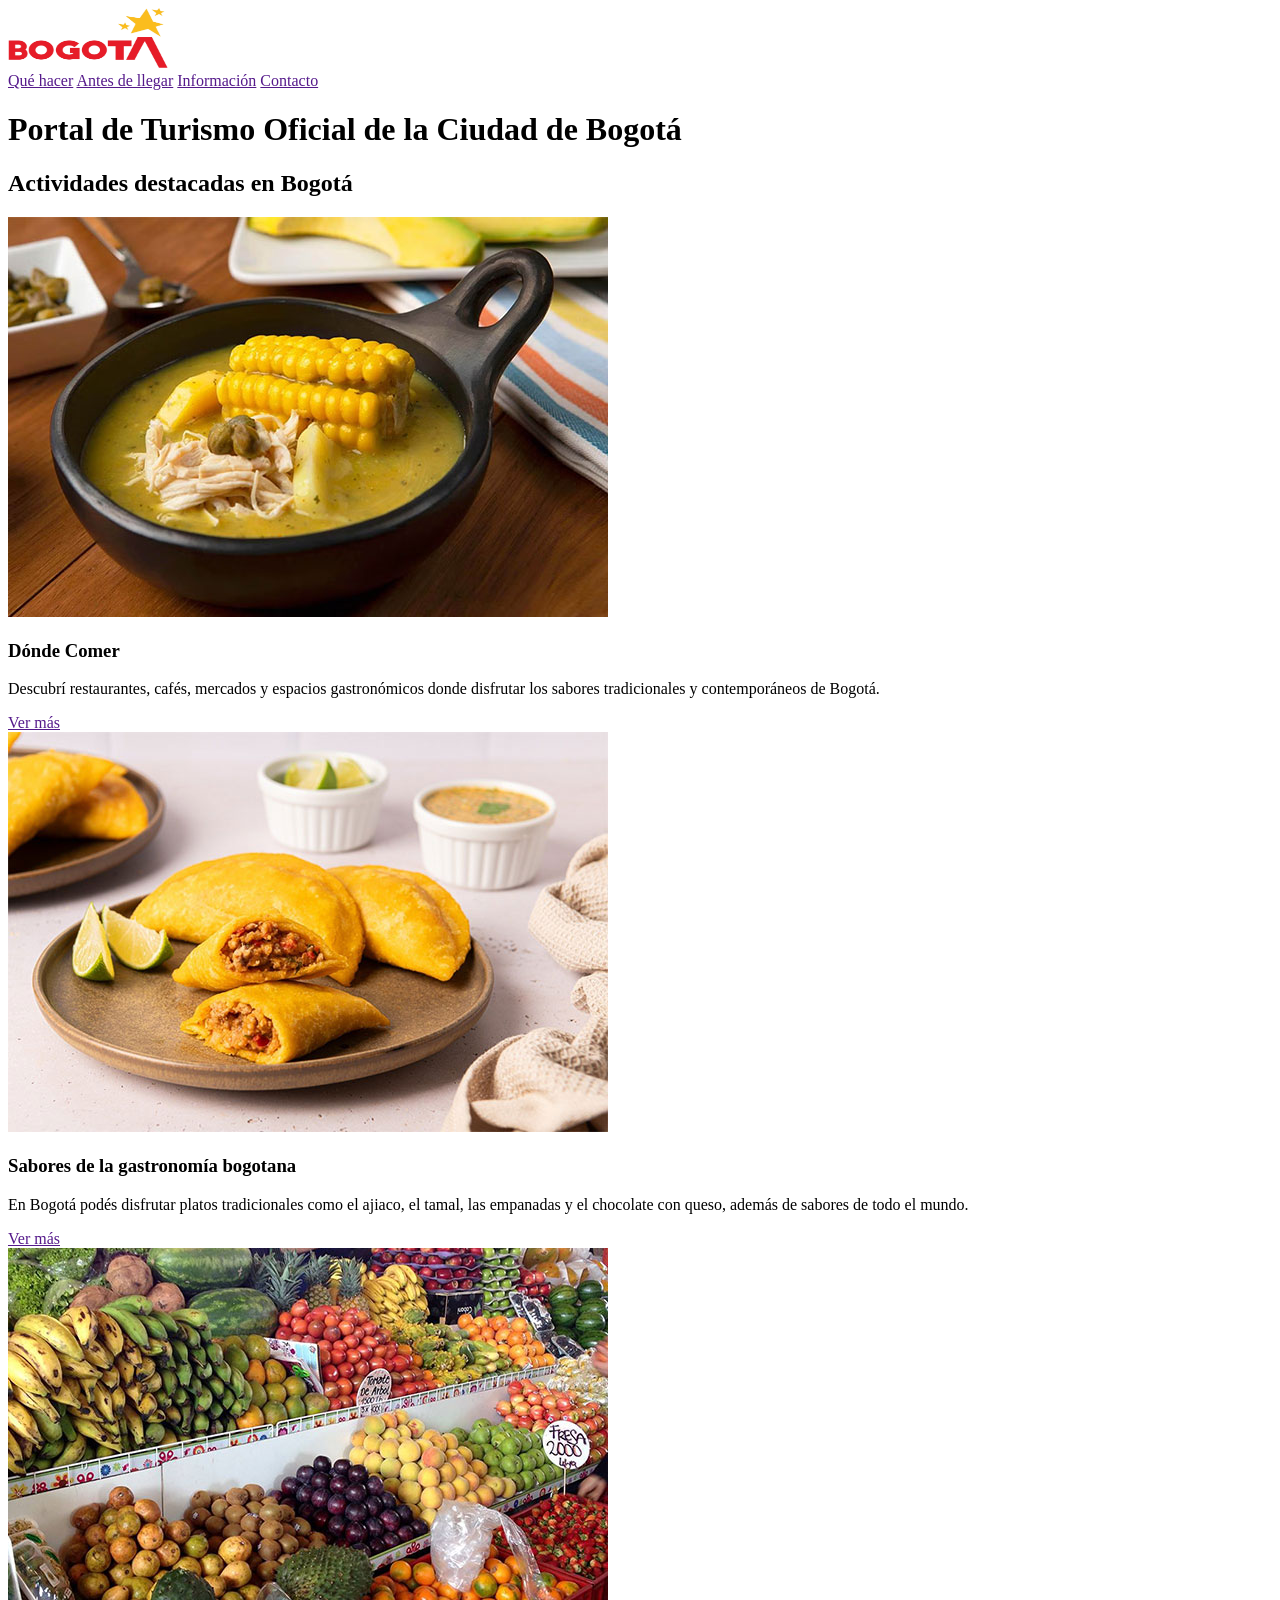
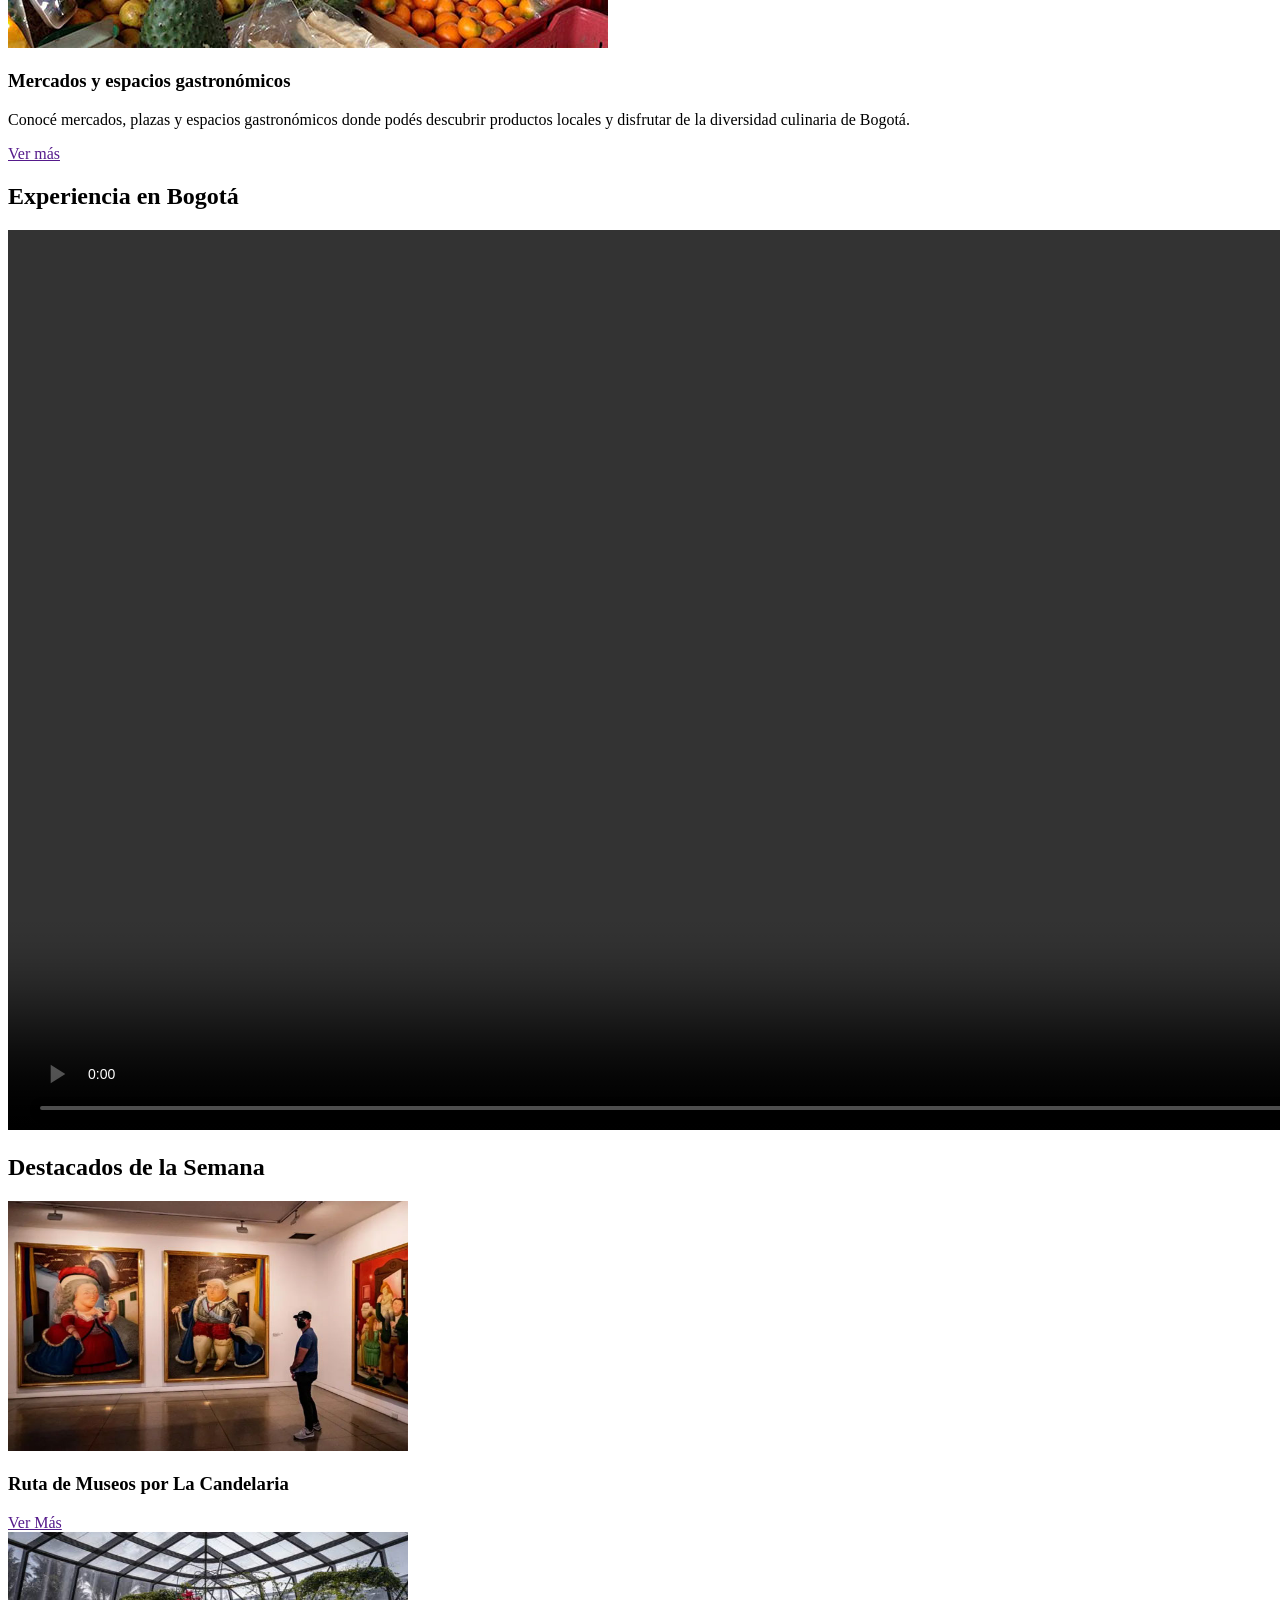
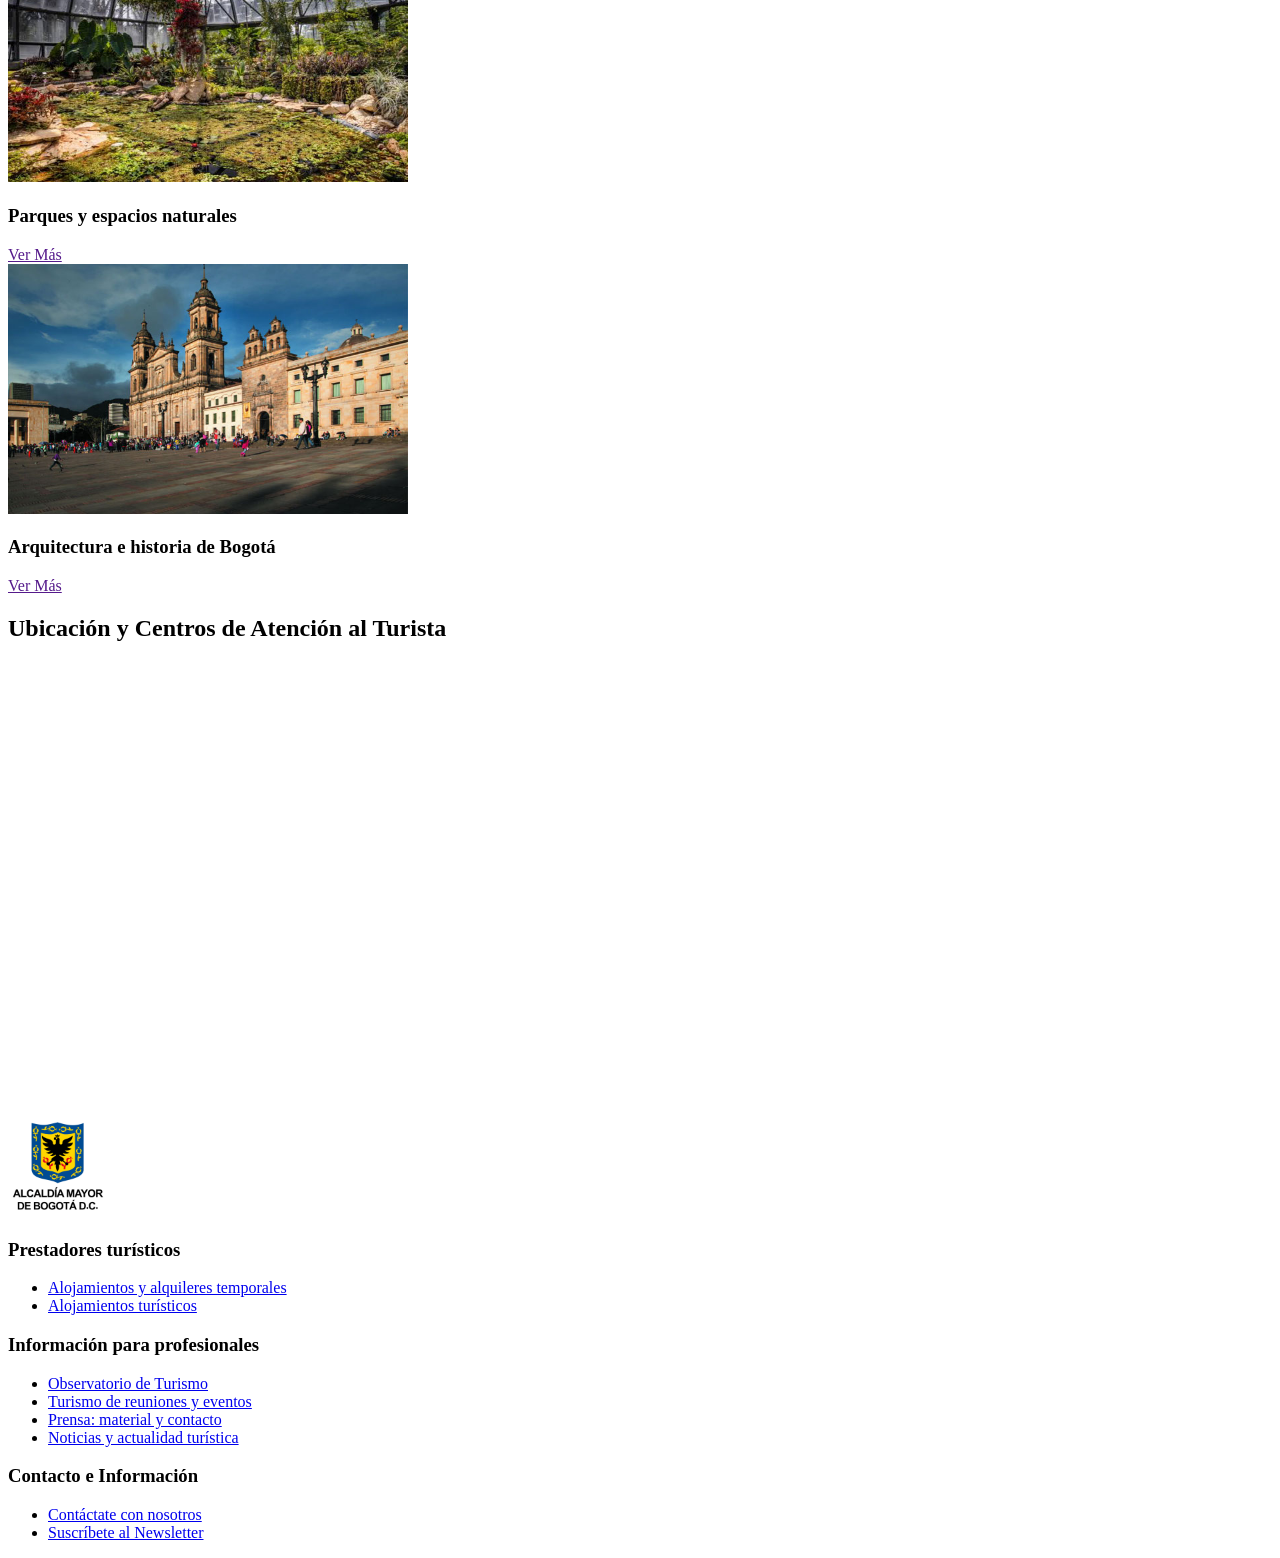
<file: tarea-01/index.html>
<!DOCTYPE html>
<html lang="es">
    <head>
        <meta charset="UTF-8">
        <meta name="viewport" content="width, initial-scale:1.0">
        <title>Turismo Bogotá Ciudad - Sitio Oficial de Información Turística</title>
        <meta name="description" content="Descubrí qué hacer en Bogotá. Información útil antes de llegar, guías de alojamiento, atractivos turísticos, agenda cultural y mapas de la ciudad.">
        <meta name="robots" content="index, follow">
    </head>

    <body>

        <!-- Cabecera principal del sitio -->
        <header>

            <!-- Logo del sitio -->
            <a href="index.html" aria-label="Ir a la página de inicio de Turismo de Bogotá">
                <img src="assets/logo-bogota.jpeg" alt="Logotipo oficial de Turismo Bogotá Ciudad" 
                width="160"
                height="60">
            </a>

            <!-- Navegador principal -->
            <nav role="navigation" aria-label="Menú principal">
                  <a href="">Qué hacer</a>
                  <a href="">Antes de llegar</a>
                  <a href="">Información</a>
                  <a href="">Contacto</a>
            </nav>

        </header>


        <!-- Contenido principal del sitio -->
        <main role="main">

            <h1>Portal de Turismo Oficial de la Ciudad de Bogotá</h1>

            <!-- Actividades destacadas -->
            <section>
                <h2>Actividades destacadas en Bogotá</h2>
                
                <div>

                    <!-- Tarjeta -->
                    <article role="article">
                        <img src="assets/ajiaco-bogotano.jpg" alt="Plato de comida típica - ajiaco">
                        <h3>Dónde Comer</h3>
                        <p>Descubrí restaurantes, cafés, mercados y espacios gastronómicos donde disfrutar los sabores tradicionales y contemporáneos de Bogotá.</p>
                        <a href="" aria-label="Ir al buscador de restaurantes y lugares para comer en Bogotá">Ver más</a>
                    </article>

                    <!-- Tarjeta -->
                    <article role="article">
                        <img src="assets/empanadas-colombianas.jpg" alt="Empanadas Colombianas">
                        <h3>Sabores de la gastronomía bogotana</h3>
                        <p>En Bogotá podés disfrutar platos tradicionales como el ajiaco, el tamal, las empanadas y el chocolate con queso, además de sabores de todo el mundo.</p>
                        <a href="" aria-label="Ver información sobre la gastronomía bogotana">Ver más</a>
                    </article>

                    <!-- Tarjeta -->
                    <article role="article">
                        <img src="assets/plaza-palermo.jpg" alt="Plaza palermo - centro gastronómico en Bogotá">
                        <h3>Mercados y espacios gastronómicos</h3>
                        <p>Conocé mercados, plazas y espacios gastronómicos donde podés descubrir productos locales y disfrutar de la diversidad culinaria de Bogotá.</p>
                        <a href="" aria-label="Ver más información sobre los mercados gastronómicos de Bogotá">Ver más</a>
                    </article>

                </div>

            </section>
            <!-- Fin de actividades destacadas -->


            <!-- Contenido Multimedia -->
            <section>
                <h2>Experiencia en Bogotá</h2>
                <div>
                    <video controls autoplay loop width="1600" height="900" aria-label="Video sobre la ciudad de Bogotá">
                        <source src="assets/Bogota-video.mp4" type="video/mp4">
                    </video>
                </div>
            </section>
            <!-- Fin de Contenido Multimedia -->


            <!-- Contenidos Destacados -->
            <section>
                <h2>Destacados de la Semana</h2>

                <div>
                    
                    <!-- Tarjeta Destacada 1 -->
                    <article role="article">
                        <img src="assets/Museo-botero.jpg" alt="Museo en el centro histórico de Bogotá - Museo Botero" width="400" height="250">
                        <h3>Ruta de Museos por La Candelaria</h3>
                        <a href="" aria-label="Ver más sobre los museos y espacios culturales de La Candelaria">Ver Más</a>
                    </article>

                    <!-- Tarjeta Destacada 2 -->
                    <article role="article">
                        <img src="assets/Jrdin-botanico.jpg" alt="Espacio verde representativo de Bogotá - Jardin Botánico" width="400" height="250">
                        <h3>Parques y espacios naturales</h3>
                        <a href="" aria-label="Ver más sobre los parques y espacios naturales de Bogotá">Ver Más</a>
                    </article>

                    <!-- Tarjeta Destacada 3 -->
                    <article role="article">
                        <img src="assets/plaza-bolibar.jpg" alt="Arquitectura histórica del centro de Bogotá - Plaza Bolivar" width="400" height="250">
                        <h3>Arquitectura e historia de Bogotá</h3>
                        <a href="" aria-label="Ver más sobre la arquitectura y la historia de Bogotá">Ver Más</a>
                    </article>

                </div>
            </section>


            <!-- Ubicación Geográfica -->
            <section aria-labelledby="titulo-mapa">

                <h2 id="titulo-mapa">Ubicación y Centros de Atención al Turista</h2>

                <div class="map-container">

                    <iframe 
                        src="https://www.google.com/maps/embed?pb=!1m18!1m12!1m3!1d15907.946457055978!2d-74.08133379711464!3d4.596420314846928!2m3!1f0!2f0!3f0!3m2!1i1024!2i768!4f13.1!3m3!1m2!1s0x8e3f99a844cf79cb%3A0xa58d1864daa71331!2sLa%20Candelaria%2C%20Bogot%C3%A1!5e0!3m2!1ses!2sco!4v1787107091881!5m2!1ses!2sco" 
                        width="100%" 
                        height="450" 
                        style="border:0;" 
                        allowfullscreen="" 
                        loading="lazy" 
                        referrerpolicy="strict-origin-when-cross-origin"
                        title="Mapa interactivo de La Candelaria, Bogotá">
                    </iframe>

                </div>

            </section>

        </main>


        <!-- Pie de Página Institucional -->
        <footer role="contentinfo">

            <!-- Identificador Institucional del Footer -->
            <div class="footer-brand">
                <img src="assets/logo-alcaldia.png" alt="Logotipo institucional de Bogotá" width="100" height="100">
            </div>


            <!-- Columnas de Enlaces del Footer -->
            <div>
                
                <!-- Lista 1: Prestadores -->
                <nav>
                    <h3 id="footer-prestadores">Prestadores turísticos</h3>

                    <ul>
                        <li><a href="/alquileres-temporales">Alojamientos y alquileres temporales</a></li>
                        <li><a href="/alojamientos-turisticos">Alojamientos turísticos</a></li>
                    </ul>

                </nav>


                <!-- Lista 2: Profesionales -->
                <nav>
                    <h3 id="footer-profesionales">Información para profesionales</h3>

                    <ul>
                        <li><a href="/observatorio-turistico">Observatorio de Turismo</a></li>
                        <li><a href="/turismo-reuniones">Turismo de reuniones y eventos</a></li>
                        <li><a href="/prensa-contacto">Prensa: material y contacto</a></li>
                        <li><a href="/noticias-ente">Noticias y actualidad turística</a></li>
                    </ul>

                </nav>


                <!-- Lista 3: Interacción y Contacto -->
                <nav>
                    <h3 id="footer-contacto">Contacto e Información</h3>

                    <ul>
                        <li><a href="/contactate-con-nosotros">Contáctate con nosotros</a></li>
                        <li><a href="/suscribete-newsletter" aria-label="Ir al formulario para suscribirse al Newsletter oficial">Suscríbete al Newsletter</a></li>
                    </ul>

                </nav>

            </div>

        </footer>

    </body>

</html>
</file>
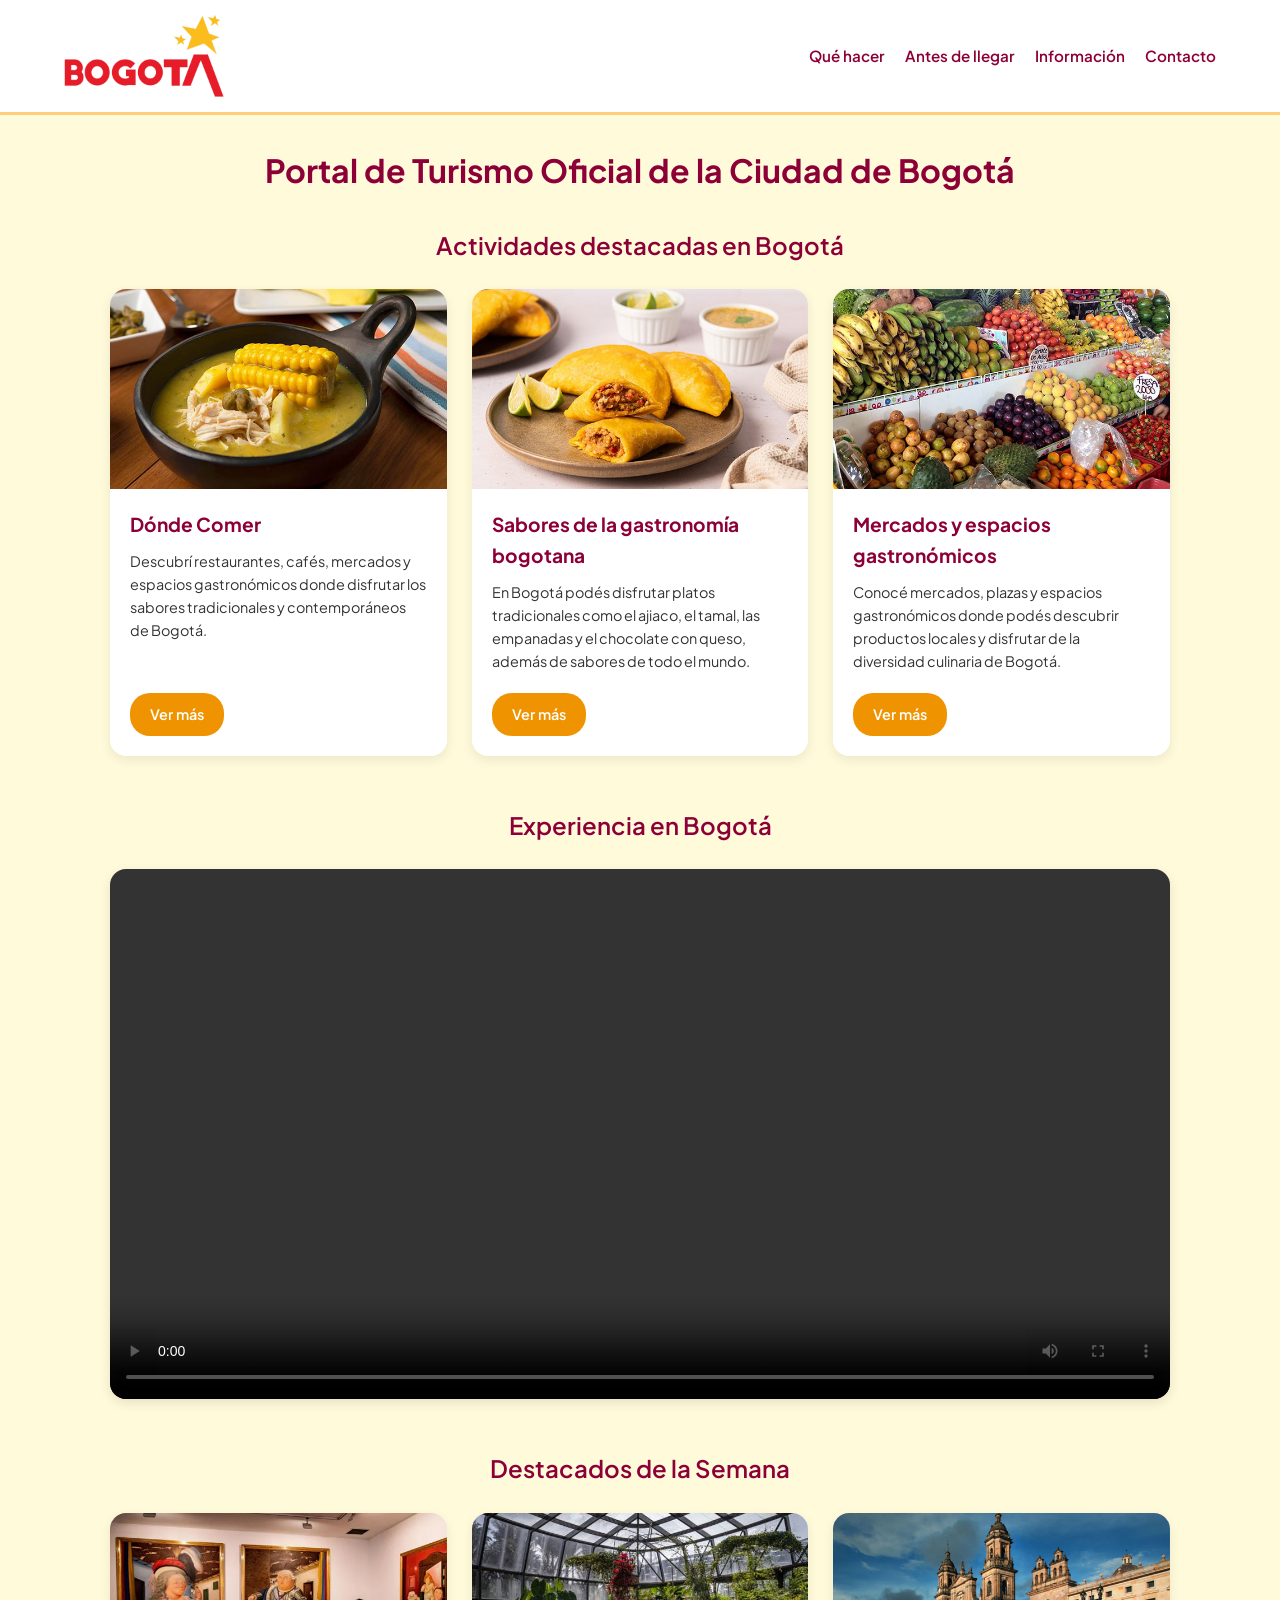
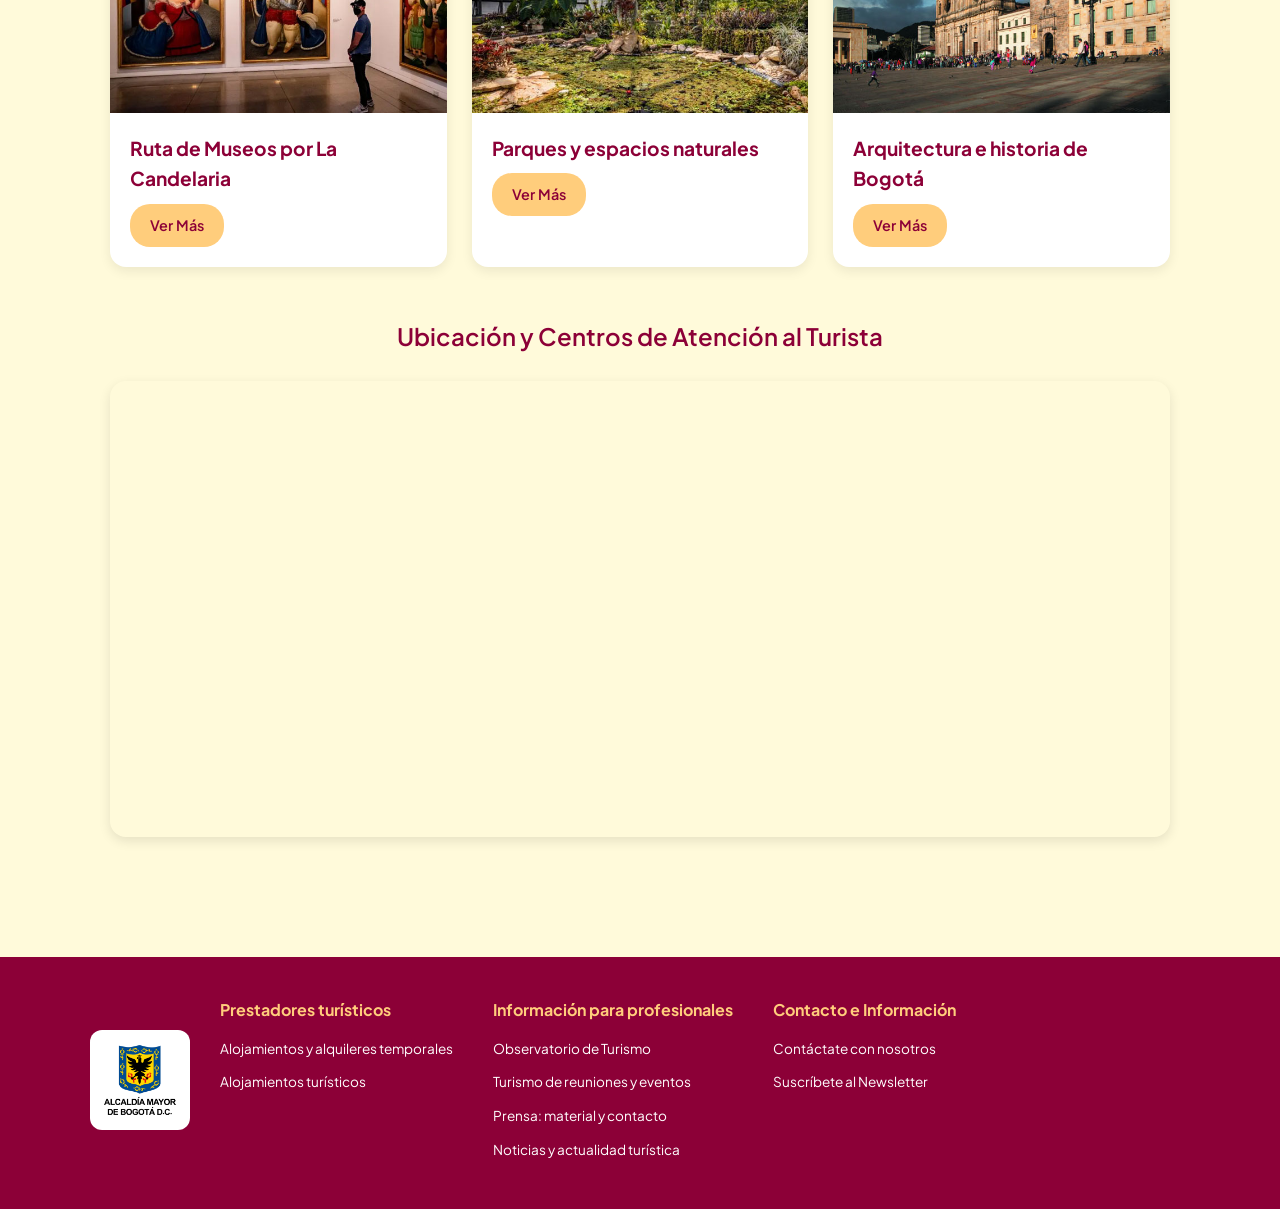
<file: tarea-02/index.html>
<!DOCTYPE html>
<html lang="es">
    <head>
        <meta charset="UTF-8">
        <meta name="viewport" content="width=device-width, initial-scale=1.0">
        <title>Turismo Bogotá Ciudad - Sitio Oficial de Información Turística</title>
        <meta name="description" content="Descubrí qué hacer en Bogotá. Información útil antes de llegar, guías de alojamiento, atractivos turísticos, agenda cultural y mapas de la ciudad.">
        <meta name="robots" content="index, follow">
        
        <!-- Fuente de Google Fonts: Plus Jakarta Sans -->
        <link rel="preconnect" href="https://fonts.googleapis.com">
        <link rel="preconnect" href="https://fonts.gstatic.com" crossorigin>
        <link href="https://fonts.googleapis.com/css2?family=Plus+Jakarta+Sans:wght@400;600;700&display=swap" rel="stylesheet">
        
        <!-- Vinculo a la hoja de estilos CSS -->
        <link rel="stylesheet" href="style.css">
    </head>

    <body>

        <!-- Cabecera principal del sitio -->
        <header class="header">

            <!-- Logo del sitio -->
            <a href="index.html" class="logo" aria-label="Ir a la página de inicio de Turismo de Bogotá">
                <img src="assets/logo-bogota.jpeg" alt="Logotipo oficial de Turismo Bogotá Ciudad" 
                width="160"
                height="60">
            </a>

            <!-- Navegador principal -->
            <nav class="nav" role="navigation" aria-label="Menú principal">
                  <a href="#">Qué hacer</a>
                  <a href="#">Antes de llegar</a>
                  <a href="#">Información</a>
                  <a href="#">Contacto</a>
            </nav>

        </header>


        <!-- Contenido principal del sitio -->
        <main role="main">

            <h1 class="main-title">Portal de Turismo Oficial de la Ciudad de Bogotá</h1>

            <!-- Actividades destacadas -->
            <section class="section">
                <h2 class="section-title">Actividades destacadas en Bogotá</h2>
                
                <div class="grid-cards">

                    <!-- Tarjeta -->
                    <article class="card" role="article">
                        <img src="assets/ajiaco-bogotano.jpg" alt="Plato de comida típica - ajiaco" class="card-img">
                        <div class="card-content">
                            <h3>Dónde Comer</h3>
                            <p>Descubrí restaurantes, cafés, mercados y espacios gastronómicos donde disfrutar los sabores tradicionales y contemporáneos de Bogotá.</p>
                            <a href="#" class="btn" aria-label="Ir al buscador de restaurantes y lugares para comer en Bogotá">Ver más</a>
                        </div>
                    </article>

                    <!-- Tarjeta -->
                    <article class="card" role="article">
                        <img src="assets/empanadas-colombianas.jpg" alt="Empanadas Colombianas" class="card-img">
                        <div class="card-content">
                            <h3>Sabores de la gastronomía bogotana</h3>
                            <p>En Bogotá podés disfrutar platos tradicionales como el ajiaco, el tamal, las empanadas y el chocolate con queso, además de sabores de todo el mundo.</p>
                            <a href="#" class="btn" aria-label="Ver información sobre la gastronomía bogotana">Ver más</a>
                        </div>
                    </article>

                    <!-- Tarjeta -->
                    <article class="card" role="article">
                        <img src="assets/plaza-palermo.jpg" alt="Plaza palermo - centro gastronómico en Bogotá" class="card-img">
                        <div class="card-content">
                            <h3>Mercados y espacios gastronómicos</h3>
                            <p>Conocé mercados, plazas y espacios gastronómicos donde podés descubrir productos locales y disfrutar de la diversidad culinaria de Bogotá.</p>
                            <a href="#" class="btn" aria-label="Ver más información sobre los mercados gastronómicos de Bogotá">Ver más</a>
                        </div>
                    </article>

                </div>

            </section>
            <!-- Fin de actividades destacadas -->


            <!-- Contenido Multimedia -->
            <section class="section video-section">
                <h2 class="section-title">Experiencia en Bogotá</h2>
                <div class="video-container">
                    <video controls autoplay loop width="1600" height="900" aria-label="Video sobre la ciudad de Bogotá">
                        <source src="assets/Bogota-video.mp4" type="video/mp4">
                    </video>
                </div>
            </section>
            <!-- Fin de Contenido Multimedia -->


            <!-- Contenidos Destacados -->
            <section class="section">
                <h2 class="section-title">Destacados de la Semana</h2>

                <div class="grid-cards grid-destacados">
                    
                    <!-- Tarjeta Destacada 1 -->
                    <article class="card highlight-card" role="article">
                        <img src="assets/Museo-botero.jpg" alt="Museo en el centro histórico de Bogotá - Museo Botero" class="card-img" width="400" height="250">
                        <div class="card-content">
                            <h3>Ruta de Museos por La Candelaria</h3>
                            <a href="#" class="btn btn-secondary" aria-label="Ver más sobre los museos y espacios culturales de La Candelaria">Ver Más</a>
                        </div>
                    </article>

                    <!-- Tarjeta Destacada 2 -->
                    <article class="card highlight-card" role="article">
                        <img src="assets/Jrdin-botanico.jpg" alt="Espacio verde representativo de Bogotá - Jardin Botánico" class="card-img" width="400" height="250">
                        <div class="card-content">
                            <h3>Parques y espacios naturales</h3>
                            <a href="#" class="btn btn-secondary" aria-label="Ver más sobre los parques y espacios naturales de Bogotá">Ver Más</a>
                        </div>
                    </article>

                    <!-- Tarjeta Destacada 3 -->
                    <article class="card highlight-card" role="article">
                        <img src="assets/plaza-bolibar.jpg" alt="Arquitectura histórica del centro de Bogotá - Plaza Bolivar" class="card-img" width="400" height="250">
                        <div class="card-content">
                            <h3>Arquitectura e historia de Bogotá</h3>
                            <a href="#" class="btn btn-secondary" aria-label="Ver más sobre la arquitectura y la historia de Bogotá">Ver Más</a>
                        </div>
                    </article>

                </div>
            </section>


            <!-- Ubicación Geográfica -->
            <section class="section" aria-labelledby="titulo-mapa">

                <h2 id="titulo-mapa" class="section-title">Ubicación y Centros de Atención al Turista</h2>

                <div class="map-container">

                    <iframe 
                        src="https://www.google.com/maps/embed?pb=!1m18!1m12!1m3!1d15907.946457055978!2d-74.08133379711464!3d4.596420314846928!2m3!1f0!2f0!3f0!3m2!1i1024!2i768!4f13.1!3m3!1m2!1s0x8e3f99a844cf79cb%3A0xa58d1864daa71331!2sLa%20Candelaria%2C%20Bogot%C3%A1!5e0!3m2!1ses!2sco!4v1787107091881!5m2!1ses!2sco" 
                        width="100%" 
                        height="450" 
                        style="border:0;" 
                        allowfullscreen="" 
                        loading="lazy" 
                        referrerpolicy="strict-origin-when-cross-origin"
                        title="Mapa interactivo de La Candelaria, Bogotá">
                    </iframe>

                </div>

            </section>

        </main>


        <!-- Pie de Página Institucional -->
        <footer class="footer" role="contentinfo">

            <div class="footer-container">
                <!-- Identificador Institucional del Footer -->
                <div class="footer-brand">
                    <img src="assets/logo-alcaldia.png" alt="Logotipo institucional de Bogotá" width="100" height="100">
                </div>


                <!-- Columnas de Enlaces del Footer -->
                <div class="footer-links">
                    
                    <!-- Lista 1: Prestadores -->
                    <nav class="footer-col">
                        <h3 id="footer-prestadores">Prestadores turísticos</h3>

                        <ul>
                            <li><a href="#">Alojamientos y alquileres temporales</a></li>
                            <li><a href="#">Alojamientos turísticos</a></li>
                        </ul>

                    </nav>


                    <!-- Lista 2: Profesionales -->
                    <nav class="footer-col">
                        <h3 id="footer-profesionales">Información para profesionales</h3>

                        <ul>
                            <li><a href="#">Observatorio de Turismo</a></li>
                            <li><a href="#">Turismo de reuniones y eventos</a></li>
                            <li><a href="#">Prensa: material y contacto</a></li>
                            <li><a href="#">Noticias y actualidad turística</a></li>
                        </ul>

                    </nav>


                    <!-- Lista 3: Interacción y Contacto -->
                    <nav class="footer-col">
                        <h3 id="footer-contacto">Contacto e Información</h3>

                        <ul>
                            <li><a href="#">Contáctate con nosotros</a></li>
                            <li><a href="#" aria-label="Ir al formulario para suscribirse al Newsletter oficial">Suscríbete al Newsletter</a></li>
                        </ul>

                    </nav>

                </div>
            </div>

        </footer>

    </body>

</html>
</file>
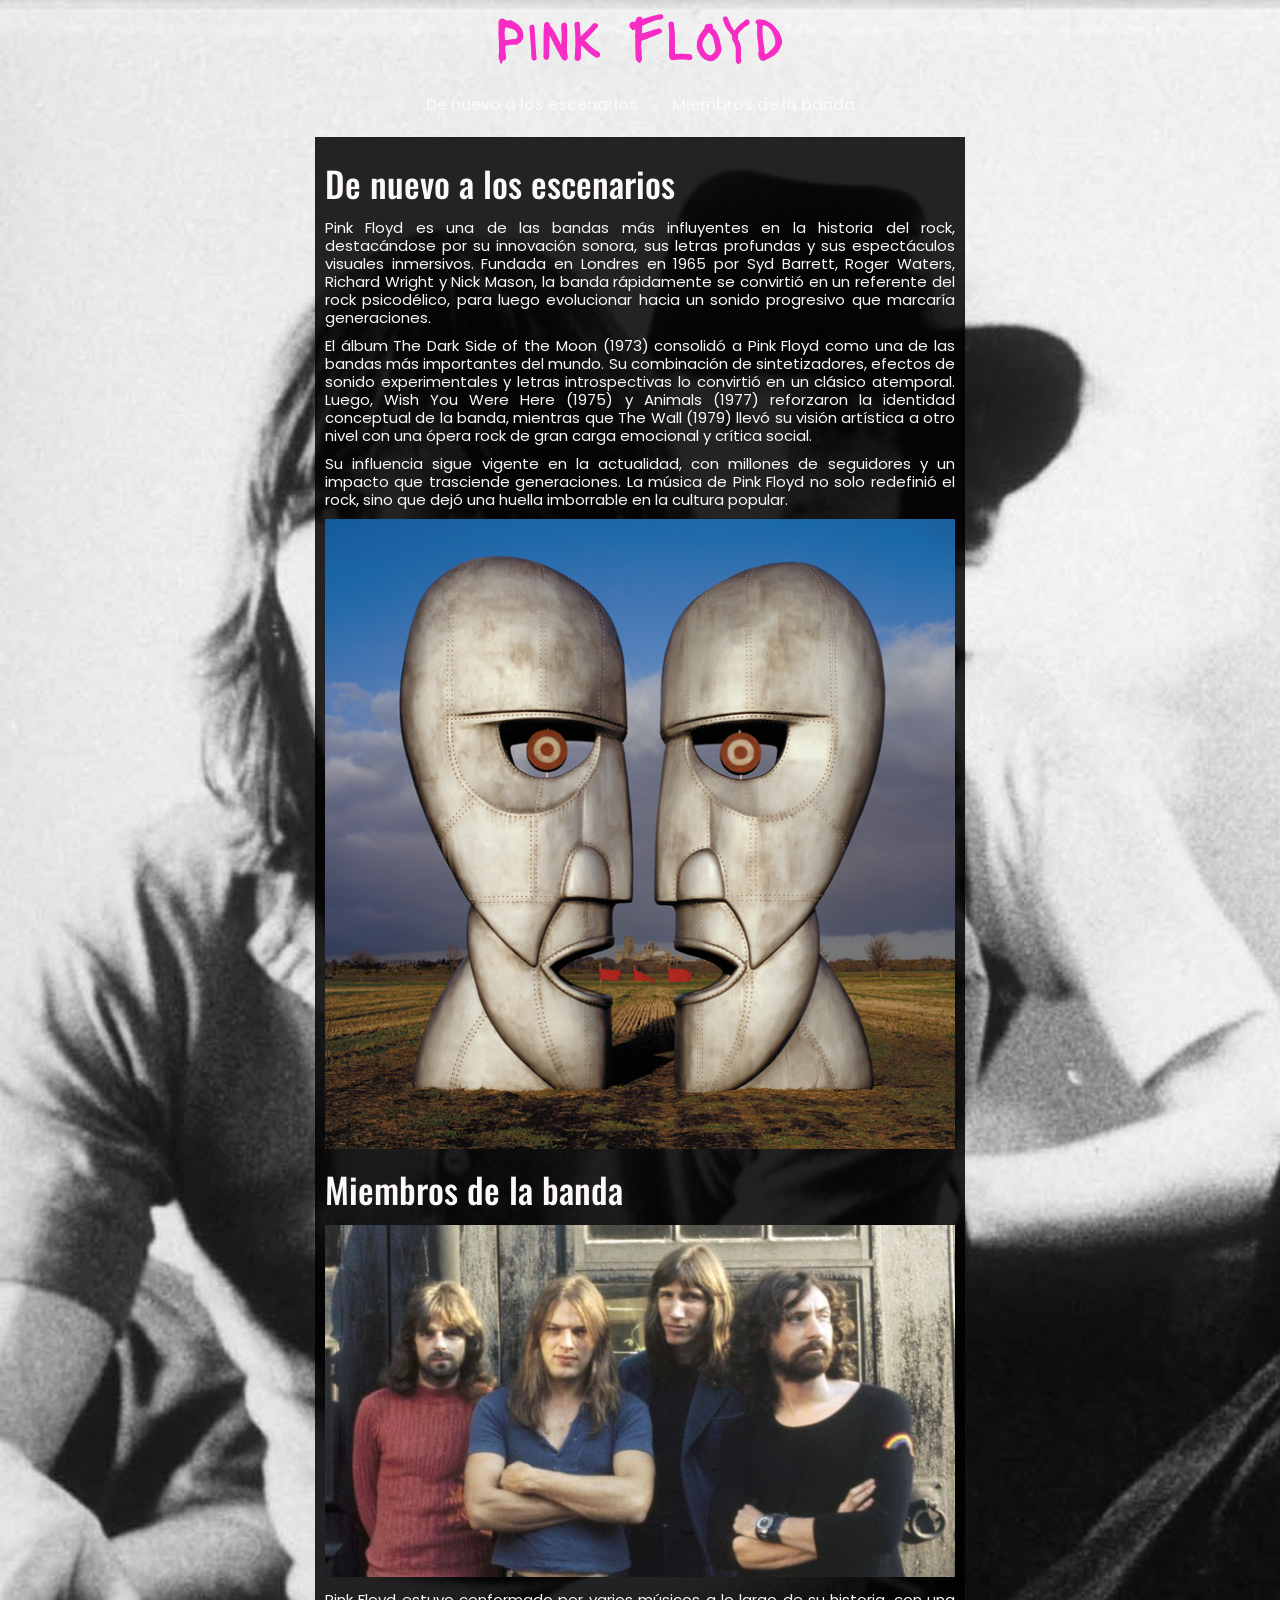
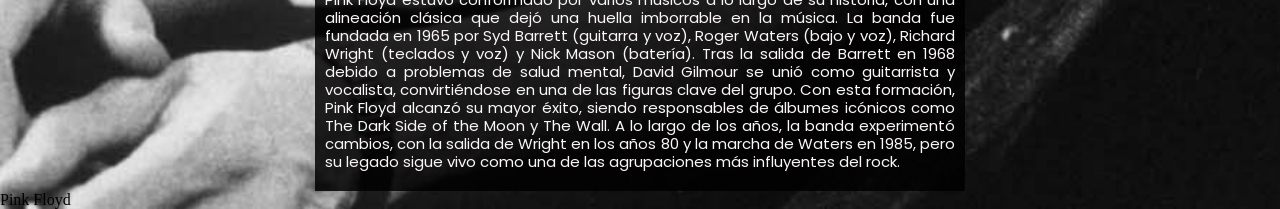
<file: ejercicio-2-pink-floyd/home.html>
<!DOCTYPE html>
<html lang="es">
    <head>
        <meta charset="UTF-8">
        <meta name="viewport" content="width=device-width, initial-scale=1.0">
        <title>Pink Floyd - Historia y Miembros de la Banda</title>
        <meta name="description" content="Conocé la historia de Pink Floyd, una de las bandas más influyentes en la historia del rock, y sus principales miembros.">
        <meta name="robots" content="index, follow">

        <!-- Enlazo mi CSS -->
        <link rel="stylesheet" href="style.css">

        <!-- Enlazar fuente Google Font 1 -->
        <link rel="preconnect" href="https://fonts.googleapis.com">
        <link rel="preconnect" href="https://fonts.gstatic.com" crossorigin>
        <link href="https://fonts.googleapis.com/css2?family=Lacquer&display=swap" rel="stylesheet">

        <!-- Enlazar fuente Google Font 2 -->
        <link rel="preconnect" href="https://fonts.googleapis.com">
        <link rel="preconnect" href="https://fonts.gstatic.com" crossorigin>
        <link href="https://fonts.googleapis.com/css2?family=Oswald:wght@200..700&display=swap" rel="stylesheet">

        <!-- Enlazar fuente Google Font 3 -->
        <link rel="preconnect" href="https://fonts.googleapis.com">
        <link rel="preconnect" href="https://fonts.gstatic.com" crossorigin>
        <link href="https://fonts.googleapis.com/css2?family=Poppins:wght@400;500;700&display=swap" rel="stylesheet">

    </head>

    <body>

        <!-- Cabecera principal del sitio -->
        <header>

            <!-- Título principal del sitio -->
            <h1>Pink Floyd</h1>

            <!-- Navegador principal -->
            <nav role="navigation" aria-label="Menú principal">
                <a href="#escenarios">De nuevo a los escenarios</a>
                <a href="#miembros">Miembros de la banda</a>
            </nav>

        </header>


        <!-- Contenido principal del sitio -->
        <main role="main">

            <!-- Información principal de Pink Floyd -->
            <section id="escenarios">

                <h2>De nuevo a los escenarios</h2>

                <p class="parrafo-pink">Pink Floyd es una de las bandas más influyentes en la historia del rock, destacándose por su innovación sonora, sus letras profundas y sus espectáculos visuales inmersivos. Fundada en Londres en 1965 por Syd Barrett, Roger Waters, Richard Wright y Nick Mason, la banda rápidamente se convirtió en un referente del rock psicodélico, para luego evolucionar hacia un sonido progresivo que marcaría generaciones.</p>

                <p class="parrafo-pink">El álbum The Dark Side of the Moon (1973) consolidó a Pink Floyd como una de las bandas más importantes del mundo. Su combinación de sintetizadores, efectos de sonido experimentales y letras introspectivas lo convirtió en un clásico atemporal. Luego, Wish You Were Here (1975) y Animals (1977) reforzaron la identidad conceptual de la banda, mientras que The Wall (1979) llevó su visión artística a otro nivel con una ópera rock de gran carga emocional y crítica social.</p>

                <p class="parrafo-pink">Su influencia sigue vigente en la actualidad, con millones de seguidores y un impacto que trasciende generaciones. La música de Pink Floyd no solo redefinió el rock, sino que dejó una huella imborrable en la cultura popular.</p>

                <img src="Assets/PinkFloyd.jpg" alt="Fotografía de portada del Dividition Bell, donde dos rostros de metal se miran fijamente">

            </section>
            <!-- Fin de información principal -->


            <!-- Miembros de la banda -->
            <section id="miembros">

                <h2>Miembros de la banda</h2>

                <img src="Assets/pink_floyd_band.jpg" alt="Fotografía de los miembros de la banda">

                <p class="parrafo-pink">Pink Floyd estuvo conformado por varios músicos a lo largo de su historia, con una alineación clásica que dejó una huella imborrable en la música. La banda fue fundada en 1965 por Syd Barrett (guitarra y voz), Roger Waters (bajo y voz), Richard Wright (teclados y voz) y Nick Mason (batería). Tras la salida de Barrett en 1968 debido a problemas de salud mental, David Gilmour se unió como guitarrista y vocalista, convirtiéndose en una de las figuras clave del grupo. Con esta formación, Pink Floyd alcanzó su mayor éxito, siendo responsables de álbumes icónicos como The Dark Side of the Moon y The Wall. A lo largo de los años, la banda experimentó cambios, con la salida de Wright en los años 80 y la marcha de Waters en 1985, pero su legado sigue vivo como una de las agrupaciones más influyentes del rock.</p>

            </section>
            <!-- Fin de miembros de la banda -->

        </main>


        <!-- Pie de Página -->
        <footer role="contentinfo">

            <!-- Identificador del sitio -->
            <div class="footer-brand">
                <p>Pink Floyd</p>
            </div>

        </footer>

    </body>

</html>
</file>
<file: sitio-txt-thursdays-child/css/styles.css>
/* =========================================================
   minisode 2: Thursday's Child — estilos
   Tokens tomados del Sistema visual de Figma (no modificar aquí:
   cualquier cambio de color/tipo se hace primero en Figma).
   ========================================================= */

/* ---------- 0. Fuentes (locales) ---------- */
@font-face { font-family: 'Anton'; font-style: normal; font-weight: 400; font-display: swap; src: url('../assets/fonts/anton-latin-400-normal.woff2') format('woff2'); }
@font-face { font-family: 'Space Grotesk'; font-style: normal; font-weight: 400; font-display: swap; src: url('../assets/fonts/space-grotesk-latin-400-normal.woff2') format('woff2'); }
@font-face { font-family: 'Space Grotesk'; font-style: normal; font-weight: 500; font-display: swap; src: url('../assets/fonts/space-grotesk-latin-500-normal.woff2') format('woff2'); }
@font-face { font-family: 'Space Grotesk'; font-style: normal; font-weight: 700; font-display: swap; src: url('../assets/fonts/space-grotesk-latin-700-normal.woff2') format('woff2'); }
@font-face { font-family: 'Instrument Serif'; font-style: normal; font-weight: 400; font-display: swap; src: url('../assets/fonts/instrument-serif-latin-400-normal.woff2') format('woff2'); }
@font-face { font-family: 'Instrument Serif'; font-style: italic; font-weight: 400; font-display: swap; src: url('../assets/fonts/instrument-serif-latin-400-italic.woff2') format('woff2'); }

/* ---------- 1. Tokens ---------- */
:root {
  --rojo-900: #d2203d; --rojo-800: #e2415b; --rojo-700: #e96d81; --rojo-600: #ef99a7;
  --negro-900: #1d1b20; --negro-800: #37333d; --negro-700: #504b59; --negro-600: #696274; --negro-500: #837a8f;
  --hueso-900: #e2dfd7; --hueso-800: #eae7e1; --hueso-700: #f0eeea; --hueso-600: #f6f6f3; --hueso-500: #fdfdfc;
  --vino-900: #5a1921; --vino-800: #842530; --vino-500: #d66b78;

  --font-display: 'Anton', 'Impact', sans-serif;
  --font-serif: 'Instrument Serif', Georgia, serif;
  --font-base: 'Space Grotesk', system-ui, sans-serif;

  /* Tipografía desktop → mobile (Hero 200/64 · Super 120/44 · Title 56/28 · Sub2 24/18 · Párrafo 18/16 · Label 14/13) */
  --fs-hero: clamp(4rem, 10.42vw, 12.5rem);
  --fs-super: clamp(2.5rem, 6.25vw, 7.5rem);
  --fs-title: clamp(1.75rem, 2.92vw, 3.5rem);
  --fs-sub2: clamp(1.125rem, 1.25vw, 1.5rem);
  --fs-parrafo: clamp(1rem, .94vw, 1.125rem);
  --fs-label: .875rem;

  --gap-8: 8px; --gap-12: 12px; --gap-16: 16px; --gap-20: 20px; --gap-24: 24px; --gap-32: 32px; --gap-48: 48px; --gap-64: 64px; --gap-96: 96px; --gap-128: 128px;
  --radius-8: 8px; --radius-12: 12px; --radius-16: 16px; --radius-20: 20px;

  --margen: 120px;              /* retícula desktop: 12 col · margen 120 · medianil 24 */
  --header-h: 120px;
  --ease: cubic-bezier(.22, .61, .36, 1);
}

/* Modo noche (predomina Negro) */
[data-theme="dark"] {
  --fondo: var(--negro-900);
  --superficie: var(--negro-800);
  --texto: var(--hueso-500);
  --texto-2: var(--hueso-900);
  --header-fondo: rgba(29, 27, 32, .92);
  --header-borde: var(--negro-800);
  --panel: rgba(55, 51, 61, .4);
  --btn2-fondo: var(--hueso-900); --btn2-texto: var(--negro-900);
  --degradado: 29, 27, 32;
  --flecha: var(--rojo-900); --flecha-hover: var(--rojo-800);
  --punto: var(--vino-500);
  --tab-borde: var(--negro-500); --tab-sel-fondo: var(--hueso-500);
  --tema-activo-fondo: var(--rojo-900); --tema-activo-texto: var(--hueso-500);
  --hero-img: url('../assets/img/fotos/group_mess-1v.jpg');
  --hero-pos: center -59.9vw;
  --hero-size: 100% auto;
  --toggle-fondo: var(--negro-700); --toggle-icono: var(--hueso-500);
  color-scheme: dark;
}
/* Modo día (predomina Hueso; no se usa blanco puro) */
[data-theme="light"] {
  --fondo: var(--hueso-900);
  --superficie: var(--hueso-700);
  --texto: var(--negro-900);
  --texto-2: var(--negro-900);
  --header-fondo: rgba(226, 223, 215, .94);
  --header-borde: var(--negro-500);
  --panel: rgba(240, 238, 234, .9);
  --btn2-fondo: var(--negro-900); --btn2-texto: var(--hueso-500);
  --degradado: 226, 223, 215;
  --flecha: var(--negro-900); --flecha-hover: var(--negro-700);
  --punto: var(--negro-500);
  --tab-borde: var(--negro-500); --tab-sel-fondo: var(--negro-900);
  --tema-activo-fondo: var(--negro-900); --tema-activo-texto: var(--hueso-500);
  --hero-img: url('../assets/img/fotos/group_end-1.jpg');
  --hero-pos: center -54.23vw;
  --hero-size: 100% auto;
  --toggle-fondo: var(--hueso-500); --toggle-icono: var(--negro-900);
  color-scheme: light;
}

/* ---------- 2. Base ---------- */
*, *::before, *::after { box-sizing: border-box; }
html { scroll-behavior: smooth; scroll-padding-top: var(--header-h); }
body {
  margin: 0; background: var(--fondo); color: var(--texto);
  font-family: var(--font-base); font-size: var(--fs-parrafo); line-height: 1.55;
  -webkit-font-smoothing: antialiased; overflow-x: hidden;
  transition: background-color .4s var(--ease), color .4s var(--ease);
}
img { display: block; max-width: 100%; }
a { color: inherit; }
button { font: inherit; color: inherit; }
h1, h2, h3, p, ul, ol, figure { margin: 0; }
ul, ol { padding: 0; list-style: none; }
:focus-visible { outline: 3px solid var(--rojo-900); outline-offset: 3px; border-radius: 4px; }
.sr-only { position: absolute !important; width: 1px; height: 1px; padding: 0; margin: -1px; overflow: hidden; clip: rect(0 0 0 0); white-space: nowrap; border: 0; }
.saltar { position: absolute; left: 16px; top: -60px; z-index: 200; padding: 10px 16px; background: var(--rojo-900); color: var(--hueso-500); border-radius: var(--radius-8); text-decoration: none; }
.saltar:focus { top: 12px; }
.contenedor { width: 100%; max-width: 1920px; margin-inline: auto; padding-inline: var(--margen); }

/* ---------- 3. Botones ---------- */
.btn {
  display: inline-flex; align-items: center; gap: var(--gap-8);
  min-height: 44px; padding: 12px 20px; border: 0; border-radius: var(--radius-8);
  font-size: var(--fs-parrafo); line-height: 1.2; text-decoration: none; cursor: pointer;
  transition: transform .2s var(--ease), background-color .2s var(--ease), color .2s var(--ease);
}
.btn i { font-size: .95em; transition: transform .2s var(--ease); }
.btn:hover { transform: translateY(-2px); }
.btn:hover i { transform: translateX(3px); }
.btn--primario { background: var(--rojo-900); color: var(--hueso-500); }
.btn--primario:hover { background: var(--rojo-800); }
.btn--secundario { background: var(--btn2-fondo); color: var(--btn2-texto); }

/* ---------- 4. Header fijo ---------- */
.header {
  position: fixed; inset: 0 0 auto 0; z-index: 100;
  background: var(--header-fondo);
  backdrop-filter: saturate(140%) blur(10px); -webkit-backdrop-filter: saturate(140%) blur(10px);
  transition: background-color .4s var(--ease);
}
.header__barra { height: var(--header-h); max-width: 1920px; margin-inline: auto; padding-inline: var(--margen); display: flex; align-items: center; justify-content: space-between; gap: var(--gap-24); }
.naming { display: flex; align-items: baseline; gap: 10px; text-decoration: none; white-space: nowrap; }
.naming__mini { font-family: var(--font-base); color: var(--rojo-900); font-size: clamp(.8rem, 1vw, 1.25rem); }
.naming__titulo { font-family: var(--font-display); font-size: clamp(1.4rem, 2.1vw, 2.5rem); line-height: 1; letter-spacing: -.01em; }
.nav__lista { display: flex; gap: clamp(20px, 3.4vw, 64px); }
.nav__link {
  position: relative; display: inline-block; padding-block: 10px; text-decoration: none;
  font-size: clamp(.95rem, 1.05vw, 1.25rem); letter-spacing: .08em; white-space: nowrap;
  transition: color .25s var(--ease);
}
.nav__link::after { content: ''; position: absolute; left: 0; right: 0; bottom: 2px; height: 3px; background: var(--rojo-900); border-radius: 2px; transform: scaleX(0); transform-origin: left; transition: transform .3s var(--ease); }
.nav__link:hover { color: var(--rojo-700); }
.nav__link[aria-current="true"] { color: var(--rojo-900); }
.nav__link[aria-current="true"]::after { transform: scaleX(1); }
[data-theme="dark"] .nav__link[aria-current="true"] { color: var(--rojo-800); }
.header__acciones { display: flex; align-items: center; gap: var(--gap-12); }

/* Interruptor día / noche */
.tema { display: flex; align-items: center; justify-content: space-between; width: 74px; height: 32px; padding: 0 4px; background: var(--toggle-fondo); border-radius: 999px; }
.tema__btn { width: 25px; height: 25px; padding: 0; border: 0; border-radius: 50%; background: transparent; color: var(--toggle-icono); cursor: pointer; display: grid; place-items: center; font-size: .8rem; transition: background-color .25s var(--ease), color .25s var(--ease), transform .2s var(--ease); }
.tema__btn:hover { transform: scale(1.06); }
.tema__btn[aria-pressed="true"] { background: var(--tema-activo-fondo); color: var(--tema-activo-texto); }

.menu-btn { display: none; width: 44px; height: 44px; border: 0; border-radius: var(--radius-8); background: transparent; cursor: pointer; font-size: 1.3rem; }
.header__actual { display: none; }

/* ---------- 5. Grietas (SVG generado por main.js) ---------- */
.grieta svg { width: 100%; height: auto; overflow: visible; display: block; }
.grieta .g-linea { fill: none; stroke: var(--rojo-900); stroke-linecap: round; stroke-linejoin: round; }
.grieta .g-frag { display: none; }
/* Grietas: el hero se dibuja al abrir; las demás siguen el scroll (--d de 0 a 1 lo pone main.js) */
[data-dibujar] .g-linea { stroke-dasharray: 1; stroke-dashoffset: 1; }
.grieta--hero.is-dibujada .g-linea { animation: dibujar 1.6s var(--ease) forwards; }
@keyframes dibujar { to { stroke-dashoffset: 0; } }
[data-scrub] .g-linea { stroke-dashoffset: calc(1 - var(--d, 0)); transition: stroke-dashoffset .25s ease-out; }
[data-scrub] .g-linea[stroke-width="1"] { stroke-dashoffset: max(0, calc(1.3 - var(--d, 0) * 1.3)); }

/* Triángulos (fragmentos de vidrio) */
.tri { fill: var(--rojo-900); stroke: var(--hueso-500); stroke-width: 1; vector-effect: non-scaling-stroke; }

/* ---------- 6. Top hero + vidrio roto ---------- */
.hero {
  position: relative; overflow: hidden; background: var(--fondo);
  min-height: clamp(720px, 72.8vw, 1398px);
  display: flex; flex-direction: column; justify-content: flex-end;
  padding-top: var(--header-h);
}
.hero__fondo, .hero__vidrio { position: absolute; inset: 0; }
.hero__fondo { background: var(--hero-img) var(--hero-pos) / var(--hero-size) no-repeat; }
.js .hero__fondo { opacity: 0; }
.fragmento {
  position: absolute; inset: 0;
  background: var(--hero-img) var(--hero-pos) / var(--hero-size) no-repeat;
  transform: translate(var(--tx, 0px), var(--ty, 0px)) rotate(var(--rot, 0deg));
  will-change: transform; transition: background-image .4s;
}
.hero__degradado { position: absolute; inset: 0; pointer-events: none;
  background: linear-gradient(180deg, rgba(var(--degradado), 0) 40%, rgba(var(--degradado), .55) 62%, rgb(var(--degradado)) 86%); }
.grieta--hero { position: absolute; left: 60.7%; top: 28.9%; width: 48%; pointer-events: none; }
.hero__contenido { position: relative; z-index: 2; display: flex; flex-direction: column; gap: var(--gap-24); padding-bottom: clamp(140px, 13vw, 250px); }
.hero__titulo { display: flex; flex-direction: column; font-weight: 400; }
.hero__mini { font-family: var(--font-base); color: var(--rojo-900); font-size: var(--fs-title); line-height: 1.1; }
.hero__nombre { font-family: var(--font-display); font-size: var(--fs-hero); line-height: .95; letter-spacing: -.01em; }
.hero__bajada { max-width: 800px; font-size: var(--fs-sub2); line-height: 1.42; color: var(--texto-2); }
.hero__ctas { display: flex; flex-wrap: wrap; gap: var(--gap-16); }

/* Cinta con el tracklist en movimiento infinito (14 s lineal) */
.cinta { position: absolute; left: -2%; right: -2%; bottom: clamp(40px, 4vw, 70px); z-index: 3; background: var(--rojo-900); color: var(--hueso-500); transform: rotate(3.7deg); overflow: hidden; }
.cinta__pista { display: flex; width: max-content; padding-block: clamp(10px, 1vw, 19px); animation: cinta 14s linear infinite; }
.cinta__pista span { font-family: var(--font-display); font-size: clamp(2.4rem, 2.3vw, 2.75rem); line-height: .95; white-space: pre; }
@keyframes cinta { to { transform: translateX(-50%); } }

/* ---------- 7. About ---------- */
.about { position: relative; padding-block: clamp(64px, 6vw, 110px); overflow: hidden; }
.about__panel { position: absolute; inset: 4% 3%; background: var(--panel);
  clip-path: polygon(1% 0, 72% 4%, 81% 1.7%, 97.2% 1.7%, 97.2% 62%, 100% 64%, 99.3% 99.3%, 13.5% 100%, 11% 97.6%, 0 100%, 1.9% 44%, 0 39.8%); }
.about__grid { position: relative; display: grid; grid-template-columns: minmax(0, 1.75fr) minmax(0, 1fr); gap: var(--gap-48); align-items: center; }
.about__texto { position: relative; display: flex; flex-direction: column; gap: var(--gap-48); }
.datos { display: flex; flex-wrap: wrap; gap: 32px; }
.dato { display: flex; flex-direction: column; align-items: center; width: 122px; padding-bottom: 6px; border-bottom: 5px solid var(--rojo-900); }
.dato__num { font-family: var(--font-display); font-size: var(--fs-title); line-height: 1.1; letter-spacing: -.01em; }
.dato__label { font-size: var(--fs-parrafo); }
.about__parrafo { max-width: 800px; font-size: var(--fs-sub2); line-height: 1.42; }
/* "Un desamor" + "Que se vuelve rabia" superpuesto (Figma: +187 px a la derecha, +130 px abajo sobre un hero de 200) */
.titulo-doble { position: relative; display: block; font-weight: 400; z-index: 1; padding-bottom: calc(var(--fs-super) - var(--fs-hero) * .3); }
.titulo-doble__a { display: block; font-family: var(--font-display); font-size: var(--fs-hero); line-height: .95; letter-spacing: -.01em; white-space: nowrap; }
.titulo-doble__b { position: absolute; left: calc(var(--fs-hero) * .935); top: calc(var(--fs-hero) * .65); font-family: var(--font-serif); font-style: italic; font-size: var(--fs-super); line-height: 1; color: var(--rojo-900); white-space: nowrap; }
.triangulos { position: absolute; pointer-events: none; }
.tri-s { position: absolute; display: block; aspect-ratio: 62 / 51; }
.tri-s svg { width: 100%; height: 100%; display: block; overflow: visible; }
.triangulos--about-a { left: 52%; bottom: 4%; width: 52%; height: 46%; z-index: 2; }
.grieta--about { position: absolute; right: -1%; bottom: -14%; width: min(30vw, 520px); transform: rotate(215deg); pointer-events: none; z-index: 0; }
.about__grid { z-index: 1; }
.triangulos--about-b { top: -4%; bottom: -8%; left: 82%; right: -22%; }
.triangulos--about-c { display: none; }
.about__foto { position: relative; justify-self: center; width: min(100%, 24vw, 470px); }
.about__marco { position: relative; aspect-ratio: 485 / 557; transform: rotate(-10.77deg); border-radius: var(--radius-16); overflow: hidden; box-shadow: 0 20px 40px rgba(0,0,0,.3); }
[data-theme="dark"] .about__marco .foto-dia, [data-theme="light"] .about__marco .foto-noche { display: none; }
.about__marco img { width: 100%; height: 100%; object-fit: cover; object-position: 55% center; }
.about__marco .foto-dia { object-position: center; }
[data-theme="light"] .about__marco { transform: rotate(-4deg); aspect-ratio: 496 / 620; }

/* ---------- 8. Concept photos (escenario a partir de Figma) ---------- */
.concept { position: relative; background: var(--fondo); }
.cp { container-type: inline-size; position: relative; width: 100%; max-width: 1920px; margin-inline: auto; overflow: hidden; }
/* --k = 1 px de Figma, en función del ancho real (desktop 1920 / mobile 393) */
.cp__escenario { --k: calc(100cqw / 1920); position: relative; width: 100%; aspect-ratio: 1920 / 1882; }
.cp.is-mobile .cp__escenario { --k: calc(100cqw / 393); aspect-ratio: 393 / 1769; }
.cp__capa { position: absolute; inset: 0; transition: opacity .45s var(--ease), visibility .45s; }
.cp__capa[hidden] { display: block; opacity: 0; visibility: hidden; pointer-events: none; }
.cp__era { z-index: 1; }
.cp__fija { z-index: 40; pointer-events: none; }
.cp__tablist { position: absolute; inset: 0; pointer-events: none; }
.cp__tablist .tab { pointer-events: auto; }

/* Elemento posicionado con coordenadas de Figma (x, y en px de Figma; rotación de Figma invertida) */
.it { position: absolute; left: calc(var(--k) * var(--x)); top: calc(var(--y) * var(--k)); width: calc(var(--k) * var(--w)); height: calc(var(--k) * var(--h));
  transform-origin: 0 0; transform: translate3d(0, var(--py, 0px), 0) rotate(var(--r, 0deg)); will-change: transform; }

.cp__panel { background: var(--panel); clip-path: polygon(1.17% 0, 0 39.81%, 1.91% 44.08%, 0 100%, 11.14% 97.57%, 13.49% 100%, 99.27% 99.25%, 100% 64.3%, 97.21% 62.24%, 97.21% 1.68%, 80.79% 1.68%, 71.55% 4.48%); }
.cp__palabra { font-family: var(--font-display); color: var(--rojo-900); line-height: .95; white-space: nowrap; font-size: calc(var(--k) * var(--fs)); width: auto; height: auto; filter: blur(max(2px, calc(var(--k) * 5))); opacity: .9; }
.cp__tres { font-family: var(--font-display); line-height: .95; letter-spacing: -.01em; white-space: nowrap; font-size: calc(var(--k) * var(--fs)); width: auto; height: auto; margin: 0; font-weight: 400; }
.cp__final { font-family: var(--font-serif); font-style: italic; color: var(--rojo-900); line-height: 1; white-space: nowrap; font-size: calc(var(--k) * var(--fs)); width: auto; height: auto; }
.cp__grieta svg { width: 100%; height: 100%; }
.cp__tri svg { width: 100%; height: 100%; display: block; overflow: visible; }

/* Pestañas de era (195×67 desktop · 103×43 mobile) */
.cp__tabs { display: contents; }
.tab {
  position: absolute; left: calc(var(--k) * var(--x)); top: calc(var(--k) * var(--y)); width: calc(var(--k) * var(--w)); height: calc(var(--k) * var(--h));
  min-height: 34px; border-radius: 999px; border: 2px solid var(--tab-borde); background: transparent; cursor: pointer; overflow: hidden; padding: 0;
  transition: border-color .25s var(--ease), background-color .25s var(--ease), transform .2s var(--ease);
}
.tab img { position: absolute; left: 50%; top: 50%; width: 72%; height: auto; transform: translate(-50%, -50%); pointer-events: none; }
.tab .logo-b { display: none; }
[data-theme="light"] .tab .logo-w { display: none; }
[data-theme="light"] .tab .logo-b { display: block; }
.tab:hover { border-color: var(--rojo-700); transform: translateY(-2px); }
[data-theme="light"] .tab:hover { border-color: var(--rojo-900); }
.tab[aria-selected="true"] { background: var(--tab-sel-fondo); border-color: var(--tab-sel-fondo); }
[data-theme="dark"] .tab[aria-selected="true"] .logo-w { display: none; }
[data-theme="dark"] .tab[aria-selected="true"] .logo-b { display: block; }
[data-theme="light"] .tab[aria-selected="true"] .logo-w { display: block; }
[data-theme="light"] .tab[aria-selected="true"] .logo-b { display: none; }

/* Polaroid con carrusel */
.pol { z-index: 2; transition: z-index 0s .3s; }
.pol.is-activa { z-index: 30; transition: none; }
.polaroid {
  position: relative; width: 100%; height: 100%; background: var(--hueso-500); border-radius: 4px; cursor: pointer;
  box-shadow: 0 calc(var(--k) * 16) calc(var(--k) * 32) rgba(0, 0, 0, .45);
  transition: filter .45s var(--ease), transform .35s var(--ease), box-shadow .35s var(--ease);
}
.pol--lejos .polaroid { filter: blur(1.6px) saturate(.9); }
.pol--lejos .polaroid:hover { filter: blur(.6px); }
.pol.is-activa .polaroid { filter: none; transform: scale(1.04); box-shadow: 0 calc(var(--k) * 24) calc(var(--k) * 48) rgba(0, 0, 0, .55); }
.polaroid:focus-visible { outline-offset: 4px; }
.pol__foto { position: absolute; left: calc(var(--k) * var(--pad)); right: calc(var(--k) * var(--pad)); top: calc(var(--k) * var(--pad)); bottom: calc(var(--k) * var(--pie)); overflow: hidden; background: var(--negro-700); }
.pol__foto img { position: absolute; inset: 0; width: 100%; height: 100%; object-fit: cover; opacity: 0; transition: opacity .35s var(--ease); }
.pol__foto img.is-visible { opacity: 1; }
.pol__pie { position: absolute; left: calc(var(--k) * (var(--pad) + 4)); right: calc(var(--k) * (var(--pad) + 4)); bottom: 0; height: calc(var(--k) * var(--pie)); display: flex; align-items: center; justify-content: space-between; gap: 8px; color: var(--negro-900); }
.pol__nombre { font-weight: 500; font-size: max(9px, calc(var(--k) * 16)); letter-spacing: .1em; line-height: 1.15; white-space: nowrap; }
.pol__nombre small { display: block; font-weight: 400; font-size: .85em; color: var(--negro-600); letter-spacing: .08em; }
.pol__puntos { display: flex; align-items: center; gap: max(3px, calc(var(--k) * 6)); }
.pol__puntos i { width: max(5px, calc(var(--k) * 8)); height: max(5px, calc(var(--k) * 8)); border-radius: 50%; background: var(--punto); transition: background-color .25s, transform .25s; }
.pol__puntos i.is-activo { background: var(--rojo-900); transform: scale(1.25); }
.pol__flecha {
  --s: max(30px, calc(var(--k) * 32));
  position: absolute; top: calc(var(--k) * var(--pad) + (100% - var(--k) * (var(--pad) + var(--pie))) / 2 - var(--s) / 2);
  width: var(--s); height: var(--s); border: 0; border-radius: 50%; display: grid; place-items: center; cursor: pointer;
  background: var(--flecha); color: var(--hueso-500); font-size: calc(var(--s) * .42);
  opacity: 0; visibility: hidden; transform: scale(.6); transition: opacity .25s var(--ease), transform .25s var(--ease), visibility .25s, background-color .2s;
}
.pol__flecha--prev { left: calc(var(--k) * var(--pad) + 10px); }
.pol__flecha--next { right: calc(var(--k) * var(--pad) + 10px); }
.pol__flecha:hover { background: var(--flecha-hover); }
.pol.is-activa .pol__flecha { opacity: 1; visibility: visible; transform: scale(1); }

.sticker { z-index: 3; pointer-events: none; }
.sticker img { width: 100%; height: 100%; object-fit: contain; filter: drop-shadow(0 4px 8px rgba(0,0,0,.35)); }
.pol.is-activa + .sticker, .sticker.is-activa { z-index: 31; }


/* ---------- 9. Tracklist (Figma › Átomos › Tracklist · desktop 1920×1150 / mobile 393×830) ---------- */
[data-theme="dark"] {
  --fila: var(--negro-900); --fila-hover: var(--negro-800); --fila-texto: var(--hueso-500);
  --play-icono: var(--hueso-900); --play-hover: rgba(253, 253, 252, .14);
  --disco: var(--negro-900);
}
[data-theme="light"] {
  --fila: var(--hueso-900); --fila-hover: var(--hueso-800); --fila-texto: var(--negro-900);
  --play-icono: var(--negro-900); --play-hover: rgba(29, 27, 32, .1);
  --disco: var(--hueso-900);
}
.tl-seccion { position: relative; background: var(--fondo); }
.tl { container-type: inline-size; position: relative; width: 100%; max-width: 1920px; margin-inline: auto; overflow: hidden; }
.tl__escenario { --k: calc(100cqw / 1920); position: relative; width: 100%; aspect-ratio: 1920 / 1150; }

.tl__deco { position: absolute; inset: 0; width: 100%; height: 100%; pointer-events: none; }
.tl__deco--m, .tl__grieta--m { display: none; }
.tl__panel { fill: var(--panel); transition: fill .4s var(--ease); }
.tl__frag { fill: var(--rojo-900); stroke: var(--hueso-500); }
.tl__grieta { position: absolute; pointer-events: none; }
.tl__grieta svg { width: 100%; height: 100%; display: block; overflow: visible; }
.tl__grieta .g-linea { fill: none; stroke: var(--rojo-900); stroke-linecap: round; stroke-linejoin: round; }

/* "5 canciones" + "15 minutos de historia" superpuesto */
.tl__titulo { position: absolute; inset: 0; font-weight: 400; pointer-events: none; z-index: 2; }
.tl__titulo-a { position: absolute; left: calc(var(--k) * 120); top: calc(var(--k) * 72); font-family: var(--font-display); font-size: calc(var(--k) * 200); line-height: calc(var(--k) * 190); white-space: nowrap; }
.tl__titulo-b { position: absolute; left: calc(var(--k) * 302); top: calc(var(--k) * 224); font-family: var(--font-serif); font-style: italic; font-size: calc(var(--k) * 120); line-height: calc(var(--k) * 120); color: var(--rojo-900); white-space: nowrap; }

/* Vinilo: portada encima; el disco sale y gira solo mientras suena una canción */
.tl__vinilo { --c: 528; --dsk: 480; --in: 24; --sale: 268.8; --r: 28.8;
  position: absolute; left: calc(var(--k) * 120); top: calc(var(--k) * 430); width: calc(var(--k) * var(--c)); height: calc(var(--k) * var(--c)); z-index: 1; }
.tl__portada { position: absolute; inset: 0; width: 100%; height: 100%; object-fit: cover; border-radius: calc(var(--k) * var(--r)); z-index: 1; }
.tl__disco { position: absolute; left: calc(var(--k) * var(--in)); top: calc(var(--k) * var(--in)); width: calc(var(--k) * var(--dsk)); height: calc(var(--k) * var(--dsk));
  transform: translateX(0); transition: transform .6s var(--ease); }
.tl-seccion.is-sonando .tl__disco { transform: translateX(calc(var(--k) * var(--sale))); }
.tl-seccion.is-sonando .tl__disco circle { animation: girar 2.4s linear infinite; transform-origin: 100px 100px; }
.disco__base { fill: var(--disco); transition: fill .4s var(--ease); }
.disco__surco { fill: none; stroke: var(--negro-600); stroke-width: 1; }
.disco__etiqueta { fill: var(--rojo-900); }
.disco__centro { fill: var(--hueso-900); }
/* El giro se ve en los surcos gracias a este pequeño corte en la etiqueta */
.tl__disco .disco__etiqueta { stroke: var(--vino-900); stroke-width: 3; stroke-dasharray: 18 196; }
@keyframes girar { to { transform: rotate(360deg); } }

/* Lista de canciones */
.tl__lista { position: absolute; left: calc(var(--k) * 996); top: calc(var(--k) * 420); width: calc(var(--k) * 804); display: flex; flex-direction: column; gap: calc(var(--k) * 16); z-index: 2; }
.cancion {
  --alto: 74; --pad: 30; --num: 91; --dur-gap: 12; --btn: 44; --pad-d: 20;
  display: flex; align-items: center; width: 100%; height: calc(var(--k) * var(--alto)); padding: 0 calc(var(--k) * var(--pad-d)) 0 calc(var(--k) * var(--pad));
  border: 0; border-radius: calc(var(--k) * 16); background: var(--fila); color: var(--fila-texto); text-align: left; cursor: pointer;
  transition: background-color .25s var(--ease), color .25s var(--ease);
}
.cancion:hover { background: var(--fila-hover); }
.cancion__num { flex: 0 0 calc(var(--k) * var(--num)); font-family: var(--font-display); font-size: calc(var(--k) * 32); line-height: 1.5; color: var(--rojo-900); transition: color .25s var(--ease); }
.cancion__titulo { flex: 1; min-width: 0; display: flex; flex-direction: column; align-items: flex-start; gap: calc(var(--k) * 4); }
.cancion__nombre { font-size: max(12px, calc(var(--k) * 24)); line-height: 1.3; }
.cancion__tag { padding: calc(var(--k) * 2) calc(var(--k) * 6); border-radius: calc(var(--k) * 8); background: var(--rojo-900); color: var(--hueso-500); font-size: max(9px, calc(var(--k) * 12)); line-height: 1.25; transition: background-color .25s, color .25s; }
.cancion__dur { margin-left: calc(var(--k) * 16); margin-right: calc(var(--k) * var(--dur-gap)); font-size: max(11px, calc(var(--k) * 18)); line-height: 1.3; font-variant-numeric: tabular-nums; }
.cancion__play { flex: 0 0 auto; width: max(30px, calc(var(--k) * var(--btn))); height: max(30px, calc(var(--k) * var(--btn))); border-radius: 50%; display: grid; place-items: center; color: var(--play-icono); font-size: max(12px, calc(var(--k) * 18)); transition: background-color .2s var(--ease), color .2s; }
.cancion__play i { grid-area: 1 / 1; }
.cancion__play:hover { background: var(--play-hover); }
.cancion .fa-pause, .cancion[aria-pressed="true"] .fa-play { display: none; }
.cancion[aria-pressed="true"] .fa-pause { display: block; }
/* Sonando */
.cancion[aria-pressed="true"] { background: var(--rojo-900); color: var(--hueso-500); }
.cancion[aria-pressed="true"] .cancion__num { color: var(--hueso-500); }
.cancion[aria-pressed="true"] .cancion__tag { background: var(--hueso-500); color: var(--rojo-900); }
.cancion[aria-pressed="true"] .cancion__play { color: var(--hueso-500); }
.cancion[aria-pressed="true"] .cancion__play:hover { background: rgba(253, 253, 252, .18); }
.cancion:focus-visible { outline-offset: 2px; }


/* ---------- 9c. Merch (Figma › Átomos › Merch · desktop 1920 / mobile 393) ---------- */
[data-theme="dark"] {
  --card: var(--negro-800); --card-hover: var(--negro-700); --card-foto: var(--negro-600);
  --filtro-borde: var(--hueso-500); --filtro-hover: var(--negro-700);
}
[data-theme="light"] {
  --card: var(--hueso-900); --card-hover: var(--hueso-800); --card-foto: var(--hueso-700);
  --filtro-borde: var(--negro-900); --filtro-hover: var(--hueso-800);
}
.mc-seccion { position: relative; background: var(--fondo); }
.mc { container-type: inline-size; position: relative; width: 100%; max-width: 1920px; margin-inline: auto; overflow: hidden; }
.mc__in { --k: calc(100cqw / 1920); position: relative; padding: calc(var(--k) * 72) calc(var(--k) * 120) calc(var(--k) * 210); }
.mc__panel { position: absolute; inset: 0; width: 100%; height: 100%; pointer-events: none; }
.mc__panel path { fill: var(--panel); transition: fill .4s var(--ease); }
.mc__panel--m { display: none; }

/* Título "Llévate la era" + "a tu casa" superpuesto, y filtros a la derecha */
.mc__cabeza { position: relative; height: calc(var(--k) * 358); }
.mc__titulo { position: relative; font-weight: 400; }
.mc__titulo-a { display: block; font-family: var(--font-display); font-size: calc(var(--k) * 200); line-height: calc(var(--k) * 190); white-space: nowrap; }
.mc__titulo-b { position: absolute; left: calc(var(--k) * 725); top: calc(var(--k) * 130); font-family: var(--font-serif); font-style: italic; font-size: calc(var(--k) * 120); line-height: calc(var(--k) * 120); color: var(--rojo-900); white-space: nowrap; }
.mc__filtros { position: absolute; right: 0; top: calc(var(--k) * 268); display: flex; gap: calc(var(--k) * 12); }
.filtro { height: max(34px, calc(var(--k) * 44)); padding: 0 max(16px, calc(var(--k) * 24)); border-radius: 999px; border: 1px solid var(--filtro-borde); background: transparent; color: var(--texto);
  font-weight: 500; font-size: max(12px, calc(var(--k) * 16)); letter-spacing: .08em; text-transform: uppercase; cursor: pointer; transition: background-color .2s var(--ease), border-color .2s, color .2s; }
.filtro:hover { background: var(--filtro-hover); }
.filtro[aria-pressed="true"] { background: var(--rojo-900); border-color: var(--rojo-900); color: var(--hueso-500); }

/* Tarjetas: 3 columnas de 533 · medianil 40 */
.mc__grilla { position: relative; display: grid; grid-template-columns: repeat(3, 1fr); gap: calc(var(--k) * 40); }
.producto { position: relative; display: flex; flex-direction: column; aspect-ratio: 533 / 760; padding: calc(var(--k) * 16); border-radius: calc(var(--k) * 20); background: var(--card); transition: background-color .25s var(--ease); }
.producto:hover, .producto:focus-within { background: var(--card-hover); }
.producto[hidden] { display: none; }
.producto__foto { position: relative; flex: 0 0 auto; width: 100%; aspect-ratio: 501 / 620; border-radius: calc(var(--k) * 12); background: var(--card-foto); }
.producto__info { display: grid; grid-template-columns: 1fr auto; align-content: start; column-gap: calc(var(--k) * 16); padding: calc(var(--k) * 20) calc(var(--k) * 8) 0; }
.producto__cat { grid-column: 1 / -1; color: var(--rojo-900); font-weight: 700; font-size: max(10px, calc(var(--k) * 13)); letter-spacing: .1em; text-transform: uppercase; line-height: 1.4; margin-bottom: calc(var(--k) * 6); }
.producto__nombre { font-weight: 400; font-size: max(14px, calc(var(--k) * 24)); line-height: 1.3; }
.producto__precio { font-weight: 700; font-size: max(14px, calc(var(--k) * 22)); line-height: 1.4; white-space: nowrap; }

/* ===== Álbum (Figma): portada → al pasar el cursor o tocar, foto con el contenido ===== */
.album { --ins: 32; --ins-c: 20; }
.album__boton { position: absolute; inset: 0; z-index: 3; border: 0; padding: 0; background: transparent; cursor: pointer; border-radius: inherit; }
.album__portada, .album__contenido { position: absolute; left: calc(var(--k) * var(--ins)); top: calc(var(--k) * var(--ins)); width: calc(100% - var(--k) * var(--ins) * 2); height: calc(100% - var(--k) * var(--ins) * 2);
  object-fit: contain; z-index: 2; pointer-events: none; transition: opacity .2s var(--ease); }
.album__contenido { left: calc(var(--k) * var(--ins-c)); top: calc(var(--k) * var(--ins-c)); width: calc(100% - var(--k) * var(--ins-c) * 2); height: calc(100% - var(--k) * var(--ins-c) * 2); opacity: 0; }
.album.is-abierto .album__portada { opacity: 0; }
.album.is-abierto .album__contenido { opacity: 1; }

/* ===== Camisetas: carrusel de 10 tarjetas "Card camiseta" (Figma, sin flechas ni puntos) =====
   Hover con mouse (o tap en mobile): se ve la espalda. Con mouse también se puede arrastrar la fila. */
.mc__ropa { position: relative; margin-top: calc(var(--k) * 48); }
.mc.solo-ropa .mc__ropa { margin-top: 0; }
.mc__ropa[hidden] { display: none; }
.mc__pista { display: flex; gap: calc(var(--k) * 40); overflow-x: auto; scroll-snap-type: x mandatory; scrollbar-width: none; cursor: grab; }
.mc__pista::-webkit-scrollbar { display: none; }
.mc__pista.is-arrastrando { cursor: grabbing; scroll-snap-type: none; user-select: none; }
.mc__pista.is-arrastrando .producto { pointer-events: none; }
.producto--camiseta { flex: 0 0 calc(var(--k) * 533); scroll-snap-align: start; }
.camiseta__miembro { position: absolute; left: calc(var(--k) * 16); top: calc(var(--k) * 16); z-index: 2; height: max(24px, calc(var(--k) * 32)); padding: 0 max(10px, calc(var(--k) * 14)); display: inline-flex; align-items: center;
  border-radius: 999px; background: var(--rojo-900); color: var(--hueso-500); font-weight: 500; font-size: max(10px, calc(var(--k) * 13)); letter-spacing: .08em; text-transform: uppercase; }
/* Foto de Figma: 453×528 a 24 px del borde y 56 px desde arriba */
.camiseta__lado { position: absolute; left: calc(var(--k) * 24); right: calc(var(--k) * 24); top: calc(var(--k) * 56); bottom: calc(var(--k) * 36); border: 0; padding: 0; background: transparent; cursor: inherit; }
.camiseta__img { position: absolute; inset: 0; width: 100%; height: 100%; object-fit: contain; transition: opacity .25s var(--ease); -webkit-user-drag: none; }
.camiseta__img--espalda { opacity: 0; }
.producto--camiseta:hover .camiseta__img--espalda, .camiseta__lado[aria-pressed="true"] .camiseta__img--espalda { opacity: 1; }
.producto--camiseta:hover .camiseta__img:not(.camiseta__img--espalda), .camiseta__lado[aria-pressed="true"] .camiseta__img:not(.camiseta__img--espalda) { opacity: 0; }
@media (hover: none) { .producto--camiseta:hover .camiseta__img--espalda { opacity: 0; } .producto--camiseta:hover .camiseta__img:not(.camiseta__img--espalda) { opacity: 1; }
  .camiseta__lado[aria-pressed="true"] .camiseta__img--espalda { opacity: 1; } .camiseta__lado[aria-pressed="true"] .camiseta__img:not(.camiseta__img--espalda) { opacity: 0; } }

/* ---------- 9b. Secciones simples (pendientes de diseño) ---------- */
.seccion-simple { padding-block: clamp(64px, 6vw, 120px); border-top: 1px solid var(--superficie); }
.seccion-simple__titulo { font-family: var(--font-display); font-weight: 400; font-size: var(--fs-super); line-height: 1; margin-bottom: var(--gap-32); }
.seccion-simple__nota { font-size: var(--fs-sub2); color: var(--negro-500); }

/* ---------- 10. Suscríbete + Footer (Figma › Átomos › Suscríbete y Footer) ---------- */
/* El footer usa los colores contrarios al modo: noche → footer claro, día → footer oscuro */
[data-theme="dark"] {
  --pie-fondo: var(--hueso-900); --pie-texto: var(--negro-900); --pie-mute: var(--negro-600);
  --red-fondo: var(--negro-900); --red-hover: var(--negro-700); --red-icono: var(--hueso-500);
  --sub-mute: var(--negro-500);
}
[data-theme="light"] {
  --pie-fondo: var(--negro-900); --pie-texto: var(--hueso-500); --pie-mute: var(--negro-500);
  --red-fondo: var(--hueso-900); --red-hover: var(--hueso-600); --red-icono: var(--negro-900);
  --sub-mute: var(--negro-600);
}
.sub-seccion, .pie { container-type: inline-size; }
.sub { --k: min(1px, calc(100cqw / 1920)); max-width: 1920px; margin-inline: auto; display: flex; align-items: center; justify-content: space-between; gap: calc(var(--k) * 48);
  padding: calc(var(--k) * 100) calc(var(--k) * 120); }
.sub__titulo { font-weight: 400; display: flex; flex-direction: column; }
.sub__a { font-family: var(--font-display); font-size: calc(var(--k) * 120); line-height: 1; text-transform: uppercase; }
.sub__b { font-family: var(--font-serif); font-style: italic; font-size: calc(var(--k) * 120); line-height: 1; color: var(--rojo-900); }
.sub__form { width: calc(var(--k) * 506); min-width: 280px; display: flex; flex-direction: column; align-items: flex-start; }
.sub__label { font-weight: 500; font-size: max(12px, calc(var(--k) * 14)); letter-spacing: .08em; text-transform: uppercase; margin-bottom: 10px; }
.campo { width: 100%; height: max(44px, calc(var(--k) * 52)); display: flex; align-items: center; gap: 12px; padding: 0 18px; border-radius: var(--radius-8);
  background: var(--negro-800); border: 1px solid var(--negro-600); color: var(--hueso-900); transition: border-color .2s var(--ease), box-shadow .2s; }
.campo:focus-within { border-color: var(--rojo-900); box-shadow: 0 0 0 1px var(--rojo-900); }
.campo i { font-size: 16px; }
.campo__input { flex: 1; min-width: 0; height: 100%; border: 0; outline: 0; background: transparent; color: var(--hueso-500); font: inherit; font-size: max(15px, calc(var(--k) * 18)); }
.campo__input::placeholder { color: var(--hueso-900); opacity: .7; }
.sub__ayuda { margin: 10px 0 22px; font-size: 13px; color: var(--sub-mute); min-height: 1.4em; }
.sub__ayuda.is-error { color: var(--rojo-900); }
.sub__ayuda.is-ok { color: var(--rojo-900); font-weight: 500; }
.sub-seccion.is-error .campo { border-color: var(--rojo-900); }

.pie { background: var(--pie-fondo); color: var(--pie-texto); transition: background-color .4s var(--ease), color .4s var(--ease); }
.pie__in { --k: min(1px, calc(100cqw / 1920)); max-width: 1920px; margin-inline: auto; padding: calc(var(--k) * 96) calc(var(--k) * 120) 0; }
.pie__cols { display: grid; grid-template-columns: 885fr 535fr 260fr; }
.pie__marca, .pie__label { font-weight: 500; font-size: max(12px, calc(var(--k) * 14)); letter-spacing: .08em; text-transform: uppercase; }
.pie__marca { color: var(--rojo-900); }
.pie__label { color: var(--pie-mute); margin-bottom: calc(var(--k) * 14); }
.pie__texto { margin-top: calc(var(--k) * 14); max-width: 470px; font-size: max(15px, calc(var(--k) * 18)); line-height: 1.55; color: var(--pie-mute); }
.pie__links { display: flex; flex-direction: column; gap: calc(var(--k) * 15); }
.pie__links a { display: inline-block; padding-block: 6px; font-weight: 500; font-size: max(12px, calc(var(--k) * 14)); letter-spacing: .08em; text-transform: uppercase; text-decoration: none; transition: color .2s var(--ease); }
.pie__links a:hover { color: var(--rojo-900); }
.pie__redes { display: flex; gap: calc(var(--k) * 12); }
.red { width: max(40px, calc(var(--k) * 56)); height: max(40px, calc(var(--k) * 56)); border-radius: 50%; display: grid; place-items: center; background: var(--red-fondo); color: var(--red-icono);
  font-size: max(18px, calc(var(--k) * 26)); text-decoration: none; transition: background-color .2s var(--ease), transform .2s var(--ease); }
.red:hover { background: var(--red-hover); transform: translateY(-2px); }
.pie__grande { display: flex; justify-content: center; margin: calc(var(--k) * 70) 0 calc(var(--k) * 30); text-align: center; font-family: var(--font-display); font-size: calc(var(--k) * 260); line-height: 1; color: var(--rojo-900); text-transform: uppercase; white-space: nowrap; }
.pie__base { display: flex; align-items: center; gap: calc(var(--k) * 24); padding: calc(var(--k) * 17) 0 calc(var(--k) * 29); border-top: 1px solid color-mix(in srgb, var(--pie-mute) 50%, transparent); }
.pie__logos { display: flex; align-items: center; gap: calc(var(--k) * 68); }
.pie__logo { height: max(22px, calc(var(--k) * 40)); width: auto; }
.pie__logo--txt { height: max(14px, calc(var(--k) * 24)); }
[data-theme="dark"] .logo-pie--blanco, [data-theme="light"] .logo-pie--negro { display: none; }
.pie__legal { margin-left: auto; font-size: 12px; color: var(--pie-mute); text-align: right; }
.pie__arriba { flex: 0 0 auto; width: max(44px, calc(var(--k) * 56)); height: max(44px, calc(var(--k) * 56)); border-radius: 50%; display: grid; place-items: center; background: var(--rojo-900); color: var(--hueso-500);
  font-size: max(16px, calc(var(--k) * 22)); text-decoration: none; transition: background-color .2s var(--ease), transform .2s var(--ease); }
.pie__arriba:hover { background: var(--rojo-700); transform: translateY(-2px); }

/* ---------- 11. Responsive ---------- */
@media (max-width: 1280px) {
  :root { --margen: 64px; --header-h: 96px; }
  .nav__lista { gap: 22px; }
}
@media (max-width: 1100px) {
  .nav__link { font-size: .9rem; letter-spacing: .05em; }
}
/* Tablet / mobile: retícula 4 col · margen 20 · medianil 16 */
@media (max-width: 900px) {
  :root { --margen: 20px; --header-h: 72px; }
  .menu-btn, .nav, .header__actual { display: none !important; }
  .tema { width: 63px; height: 28px; padding: 0 3px; }
  .tema__btn { width: 22px; height: 22px; font-size: .7rem; }
  .nav {
    position: fixed; left: 0; right: 0; top: var(--header-h); background: var(--fondo); border-bottom: 1px solid var(--header-borde);
    max-height: 0; overflow: hidden; transition: max-height .35s var(--ease);
  }
  .nav.is-abierto { max-height: 420px; }
  .nav__lista { flex-direction: column; gap: 0; padding: 8px var(--margen) 16px; }
  .nav__link { display: block; padding-block: 14px; font-size: 1rem; }
  .nav__link::after { bottom: 8px; right: auto; width: 48px; }
  /* Indicador de sección en la barra (mobile) */
  .header__actual { display: block; margin: 0; padding: 0 var(--margen) 8px; font-size: .78rem; letter-spacing: .12em; text-transform: uppercase; color: var(--rojo-900); margin-top: -10px; }
  [data-theme="dark"] .header__actual { color: var(--rojo-800); }
  .header__actual::before { content: ''; display: inline-block; width: 16px; height: 2px; margin-right: 8px; vertical-align: middle; background: currentColor; }
  html { scroll-padding-top: calc(var(--header-h) + 24px); }

  .hero { min-height: 780px; padding-top: 0; }
  .hero__fondo, .hero__vidrio { bottom: auto; height: 131vw; }
  [data-theme="light"] { --hero-pos: center -16.8vw; }
  [data-theme="dark"] { --hero-pos: center -19.1vw; }
  .hero__degradado { bottom: auto; height: 131vw; background: linear-gradient(180deg, rgba(var(--degradado), 0) 56%, rgba(var(--degradado), .75) 80%, rgb(var(--degradado)) 98%); }
  .grieta--hero { left: 67.9%; top: 58.3vw; width: 64vw; }
  .hero__contenido { gap: var(--gap-16); padding-top: 78vw; padding-bottom: 150px; }
  .hero__ctas .btn { min-height: 44px; padding: 10px 14px; font-size: .9rem; }
  .cinta { bottom: 40px; transform: rotate(4deg); }

  .about__panel { inset: 2% 4%; }
  .triangulos--about-b { left: 86%; right: -14%; }
  .about__grid { grid-template-columns: 1fr; gap: var(--gap-48); }
  .about__texto { gap: var(--gap-32); }
  .datos { gap: 0; justify-content: space-between; }
  .dato { width: 23%; border-bottom-width: 3px; }
  .dato__label { font-size: .75rem; }
  .about__parrafo { font-size: 1rem; line-height: 1.62; }
  .about__foto { width: 58%; justify-self: center; margin-left: 0; margin-top: 8%; z-index: 1; }
  .titulo-doble { margin-bottom: 4%; }
  /* Fragmentos solo alrededor de la foto, sin tocar el texto */
  .triangulos--about-a { display: block; left: 0; top: calc(100% + 12px); bottom: auto; width: 100%; height: 100vw; z-index: 0; }
  .triangulos--about-b { display: none; }
  .triangulos--about-c { display: none; }
  .grieta--about { width: 76vw; right: 2vw; bottom: 3%; transform: rotate(200deg); transform-origin: 50% 50%; }
  .hero__nombre { word-spacing: 100vw; }
  .hero__bajada { font-size: 1.125rem; line-height: 1.39; }
  .titulo-doble__a { white-space: normal; }
  .seccion-simple__nota { font-size: 1rem; }



  /* Suscríbete + footer mobile (393) */
  .sub { --k: calc(100cqw / 393); flex-direction: column; align-items: stretch; gap: 28px; padding: calc(var(--k) * 48) 20px; }
  .sub__a { font-size: calc(var(--k) * 60); line-height: 1.03; }
  .sub__b { font-size: calc(var(--k) * 48); line-height: 1.08; }
  .sub__form { width: 100%; min-width: 0; }
  .campo { height: 44px; padding: 0 14px; }
  .pie__in { --k: calc(100cqw / 393); padding: 40px 20px 0; }
  .pie__cols { grid-template-columns: 1fr; gap: 26px; }
  .pie__texto { font-size: 15px; }
  .pie__links { display: grid; grid-template-columns: 1fr 1fr; grid-auto-flow: column; grid-template-rows: repeat(3, auto); gap: 4px 16px; }
  .pie__redes { gap: 12px; }
  .red { width: 44px; height: 44px; font-size: 20px; }
  .pie__grande { margin: 44px 0 30px; font-size: calc(var(--k) * 50); }
  .pie__base { flex-wrap: wrap; padding: 16px 0 28px; row-gap: 20px; }
  .pie__logos { gap: 16px; }
  .pie__logo { height: 34px; } .pie__logo--txt { height: 20px; }
  .pie__arriba { margin-left: auto; width: 44px; height: 44px; }
  .pie__legal { order: 3; flex-basis: 100%; margin-left: 0; text-align: left; line-height: 1.5; }
  /* Merch mobile (393): cabecera + fila de tarjetas con scroll horizontal */
  .mc__in { --k: calc(100cqw / 393); padding: calc(var(--k) * 40) 0 calc(var(--k) * 60); }
  .mc__panel--d { display: none; }
  .mc__panel--m { display: block; }
  .mc__cabeza { height: calc(var(--k) * 196); margin-inline: calc(var(--k) * 20); }
  .mc__titulo-a { font-size: calc(var(--k) * 60); line-height: calc(var(--k) * 66); }
  .mc__titulo-b { left: auto; right: 0; top: calc(var(--k) * 48); font-size: calc(var(--k) * 40); line-height: calc(var(--k) * 44); }
  .mc__filtros { left: 0; right: auto; top: calc(var(--k) * 120); gap: calc(var(--k) * 10); }
  .filtro { height: calc(var(--k) * 44); padding: 0 calc(var(--k) * 20); font-size: calc(var(--k) * 15); }
  .mc__grilla { display: flex; gap: calc(var(--k) * 16); overflow-x: auto; scroll-snap-type: x mandatory; padding: 0 calc(var(--k) * 20) calc(var(--k) * 8); scrollbar-width: none; }
  .mc__grilla::-webkit-scrollbar { display: none; }
  .producto { flex: 0 0 calc(var(--k) * 300); aspect-ratio: 300 / 476; padding: calc(var(--k) * 12); scroll-snap-align: center; border-radius: calc(var(--k) * 16); }
  .producto__foto { aspect-ratio: 276 / 360; }
  .album { --ins: 24; --ins-c: 12; }
  .producto__info { padding: calc(var(--k) * 16) calc(var(--k) * 6) 0; column-gap: calc(var(--k) * 10); }
  .producto__cat { font-size: calc(var(--k) * 11); margin-bottom: calc(var(--k) * 4); }
  .producto__nombre, .producto__precio { font-size: calc(var(--k) * 18); }
  .mc__ropa { margin-top: calc(var(--k) * 24); }
  .mc__pista { gap: calc(var(--k) * 16); padding: 0 calc(var(--k) * 20); scroll-padding-inline: calc(var(--k) * 20); }
  .producto--camiseta { flex-basis: calc(var(--k) * 300); }
  .camiseta__miembro { left: calc(var(--k) * 12); top: calc(var(--k) * 12); }
  .camiseta__lado { left: calc(var(--k) * 28); right: calc(var(--k) * 28); top: calc(var(--k) * 40); bottom: calc(var(--k) * 20); }
  /* Tracklist mobile (393×830) */
  .tl__escenario { --k: calc(100cqw / 393); aspect-ratio: 393 / 830; }
  .tl__deco--d, .tl__grieta--d { display: none; }
  .tl__deco--m, .tl__grieta--m { display: block; }
  .tl__titulo-a { left: calc(var(--k) * 20); top: calc(var(--k) * 40); font-size: calc(var(--k) * 64); line-height: calc(var(--k) * 70); }
  .tl__titulo-b { left: calc(var(--k) * 46); top: calc(var(--k) * 88); font-size: calc(var(--k) * 40); line-height: calc(var(--k) * 44); }
  .tl__vinilo { --c: 220; --dsk: 200; --in: 10; --sale: 112; --r: 12; left: calc(var(--k) * 35); top: calc(var(--k) * 170); }
  .tl__lista { left: calc(var(--k) * 20); top: calc(var(--k) * 420); width: calc(var(--k) * 353); gap: calc(var(--k) * 8); }
  .cancion { --alto: 64; --pad: 16; --num: 42; --dur-gap: 12; --pad-d: 10; border-radius: calc(var(--k) * 16); }
  .cancion__num { font-size: calc(var(--k) * 24); }
  .cancion__titulo { flex: 0 0 calc(var(--k) * 168); }
  .cancion__nombre { font-size: calc(var(--k) * 15); }
  .cancion__tag { font-size: calc(var(--k) * 10); }
  .cancion__dur { margin-left: auto; font-size: calc(var(--k) * 13); }
  .cancion__play { width: calc(var(--k) * 44); height: calc(var(--k) * 44); font-size: calc(var(--k) * 18); }
}
@media (max-width: 420px) {
  .naming__mini { font-size: .7rem; }
  .naming__titulo { font-size: 1.15rem; }
  .datos .dato__num { font-size: 1.6rem; }
}

/* Movimiento reducido */
@media (prefers-reduced-motion: reduce) {
  html { scroll-behavior: auto; }
  *, *::before, *::after { animation-duration: .01ms !important; animation-iteration-count: 1 !important; transition-duration: .01ms !important; }
  .it, .fragmento { --py: 0px !important; --tx: 0px !important; --ty: 0px !important; --rot: 0deg !important; }
}
</file>
<file: tarea-02/style.css>
/* Indice de estilo 

0. Generales / colores
1. Tipografia 
2. Header / cabecera
3. Enlaces / botones
4. Area destacada / Tarjetas
5. Area experiencia / Video
6. Mapa y Footer
7. Responsive
*/

/* 0. Generales / colores */
* {
    margin: 0;
    padding: 0; 
    box-sizing: border-box;
}

:root {
    --color-raspberry: #8C0037;
    --color-lemon-zest: #FFCD7C;
    --color-butter-cream: #FFFADA;
    --color-honey: #EF9300;
    --color-lipstick: #E94584;
    --color-texto: #333333;
    --color-blanco: #FFFFFF;
}

body {
    font-family: 'Plus Jakarta Sans', sans-serif;
    background-color: var(--color-butter-cream);
    color: var(--color-texto);
    line-height: 1.6;
}

main {
    max-width: 1100px;
    margin: 0 auto;
    padding: 30px 20px;
}

.section {
    margin-bottom: 50px;
}


/* 1. Tipografia */
.main-title {
    font-family: 'Plus Jakarta Sans', sans-serif;
    font-weight: 700;
    color: var(--color-raspberry);
    font-size: 2rem;
    text-align: center;
    margin-bottom: 30px;
}

.section-title {
    font-family: 'Plus Jakarta Sans', sans-serif;
    font-weight: 600;
    color: var(--color-raspberry);
    font-size: 1.5rem;
    text-align: center;
    margin-bottom: 25px;
}


/* 2. Header / cabecera */
.header {
    background-color: var(--color-blanco);
    display: flex;
    justify-content: space-between;
    align-items: center;
    padding: 15px 5%;
    border-bottom: 3px solid var(--color-lemon-zest);
}

.logo img {
    height: auto;
    max-width: 160px;
    display: block;
}

.nav {
    display: flex;
    gap: 20px;
}


/* 3. Enlaces / botones */
.nav a {
    text-decoration: none;
    color: var(--color-raspberry);
    font-weight: 600;
    font-size: 0.95rem;
    transition: color 0.3s;
}

.nav a:hover {
    color: var(--color-lipstick);
}

.btn {
    display: inline-block;
    background-color: var(--color-honey);
    color: var(--color-blanco);
    text-decoration: none;
    padding: 10px 20px;
    border-radius: 20px;
    font-weight: 600;
    font-size: 0.9rem;
    text-align: center;
    transition: background-color 0.3s;
    align-self: flex-start;
}

.btn:hover {
    background-color: var(--color-lipstick);
}

.btn-secondary {
    background-color: var(--color-lemon-zest);
    color: var(--color-raspberry);
}

.btn-secondary:hover {
    background-color: var(--color-honey);
    color: var(--color-blanco);
}


/* 4. Area destacada / Tarjetas */
.grid-cards {
    display: flex;
    flex-wrap: wrap;
    gap: 25px;
    justify-content: center;
}

.card {
    background-color: var(--color-blanco);
    border-radius: 16px;
    overflow: hidden;
    flex: 1 1 300px;
    max-width: 350px;
    box-shadow: 0 4px 12px rgba(0, 0, 0, 0.08);
    display: flex;
    flex-direction: column;
}

.card-img {
    width: 100%;
    height: 200px;
    object-fit: cover;
}

.card-content {
    padding: 20px;
    display: flex;
    flex-direction: column;
    flex-grow: 1;
}

.card-content h3 {
    color: var(--color-raspberry);
    font-size: 1.2rem;
    margin-bottom: 10px;
}

.card-content p {
    font-size: 0.9rem;
    margin-bottom: 20px;
    flex-grow: 1;
}


/* 5. Area experiencia / Video */
.video-container {
    width: 100%;
    border-radius: 16px;
    overflow: hidden;
    box-shadow: 0 4px 12px rgba(0, 0, 0, 0.1);
}

.video-container video {
    width: 100%;
    height: auto;
    display: block;
}


/* 6. Mapa y Footer */
.map-container {
    border-radius: 16px;
    overflow: hidden;
    box-shadow: 0 4px 12px rgba(0, 0, 0, 0.1);
}

.footer {
    background-color: var(--color-raspberry);
    color: var(--color-blanco);
    padding: 40px 20px;
    margin-top: 40px;
}

.footer-container {
    max-width: 1100px;
    margin: 0 auto;
    display: flex;
    flex-wrap: wrap;
    gap: 30px;
    align-items: center;
}

.footer-brand img {
    background-color: var(--color-blanco);
    padding: 10px;
    border-radius: 12px;
}

.footer-links {
    display: flex;
    flex-wrap: wrap;
    gap: 40px;
    flex-grow: 1;
}

.footer-col h3 {
    color: var(--color-lemon-zest);
    font-size: 1rem;
    margin-bottom: 12px;
}

.footer-col ul {
    list-style: none;
}

.footer-col ul li {
    margin-bottom: 8px;
}

.footer-col a {
    color: var(--color-blanco);
    text-decoration: none;
    font-size: 0.85rem;
    transition: opacity 0.3s;
}

.footer-col a:hover {
    opacity: 0.8;
    text-decoration: underline;
}


/* 7. Responsive */
@media only screen and (max-width: 768px) {
    .header {
        flex-direction: column;
        gap: 15px;
    }

    .footer-container {
        flex-direction: column;
        align-items: flex-start;
    }

    .footer-links {
        flex-direction: column;
        gap: 20px;
    }
}
</file>
<file: ejercicio-2-pink-floyd/style.css>
/* Todas las etiquetas */
* {
    /* Márgenes */
    margin: 0;

    /* Relleno (margen interno) */
    padding: 0;

    /* Tamaño de las cajas */
    box-sizing: border-box;
}

/* asignar estilo a los contenedores principales*/
body{
    /*fondo url top left*/
    background: url(Assets/imagen-back.jpg)0 0 no-repeat;
    background-size:cover;
}

main{
    /* fondo con alpha al 85% */
    background-color: rgba(0, 0, 0, 0.85);
    /* ancho */
    width: 100%;
    max-width:650px;
    /* centar el contenedor */
    /* margenes: top right bottom left */
    margin: 0 auto 0 auto;
    /* Relleno: top right bottom left */
    padding:10px 10px 10px 10px;
}

/* Estilo del navegador */
nav {
    /* Espacio interno */
    padding: 20px;
    /* Alineación del contenido */
    text-align: center;
}

/* Estilo de los enlaces */
nav a {
    /* Color de fuente */
    color: rgb(252, 247, 249);
    /* Tipografía */
    font-family: "Poppins", sans-serif;
    /* Tamaño de fuente */
    font-size: 16px;
    /* Grosor de fuente */
    font-weight: 500;
    /* Quitar subrayado */
    text-decoration: none;
    /* Espacio entre los enlaces */
    margin: 0 15px;
}

/* Efecto al pasar el cursor */
nav a:hover {
    /* Cambiar color */
    color: rgb(246, 44, 196);
}

/* Estilo títulos */
h1 {
    /* Color de fuente */
    color: rgb(246, 44, 196);
    /* Tamaño de fuente */
    font-size: 60px;
    /* Tipografía */
    font-family: "Lacquer", system-ui;
    font-weight: 400;
    font-style: bold;
    /* Alineación */
    text-align: center;
}

h2{
    /* Color de fuente */
    color: rgb(252, 247, 249);
    /* Tamaño de fuente */
    font-size: 35px;
    /* Tipografía */
    font-family: "Oswald", sans-serif;
    font-optical-sizing: auto;
    font-weight: 500;
    font-style: bold;
    /* margenes: top right bottom left */
    margin:10px 0 10px 0
}

.parrafo-pink{
     /* Color de fuente */
    color: rgb(252, 247, 249);
    /* Tamaño de fuente */
    font-size: 15px;
    /* altura de linea */
    line-height: 18px;
    /* justificación del parroafo */
    text-align: justify;
    /* Tipografía */
    font-family: "Poppins", sans-serif;
    font-weight: 400;
    font-style: normal;
    /* margenes: top right bottom left */
    margin:10px 0 10px 0
}

img{
    /* ancho */
    width: 100%;
}
</file>
